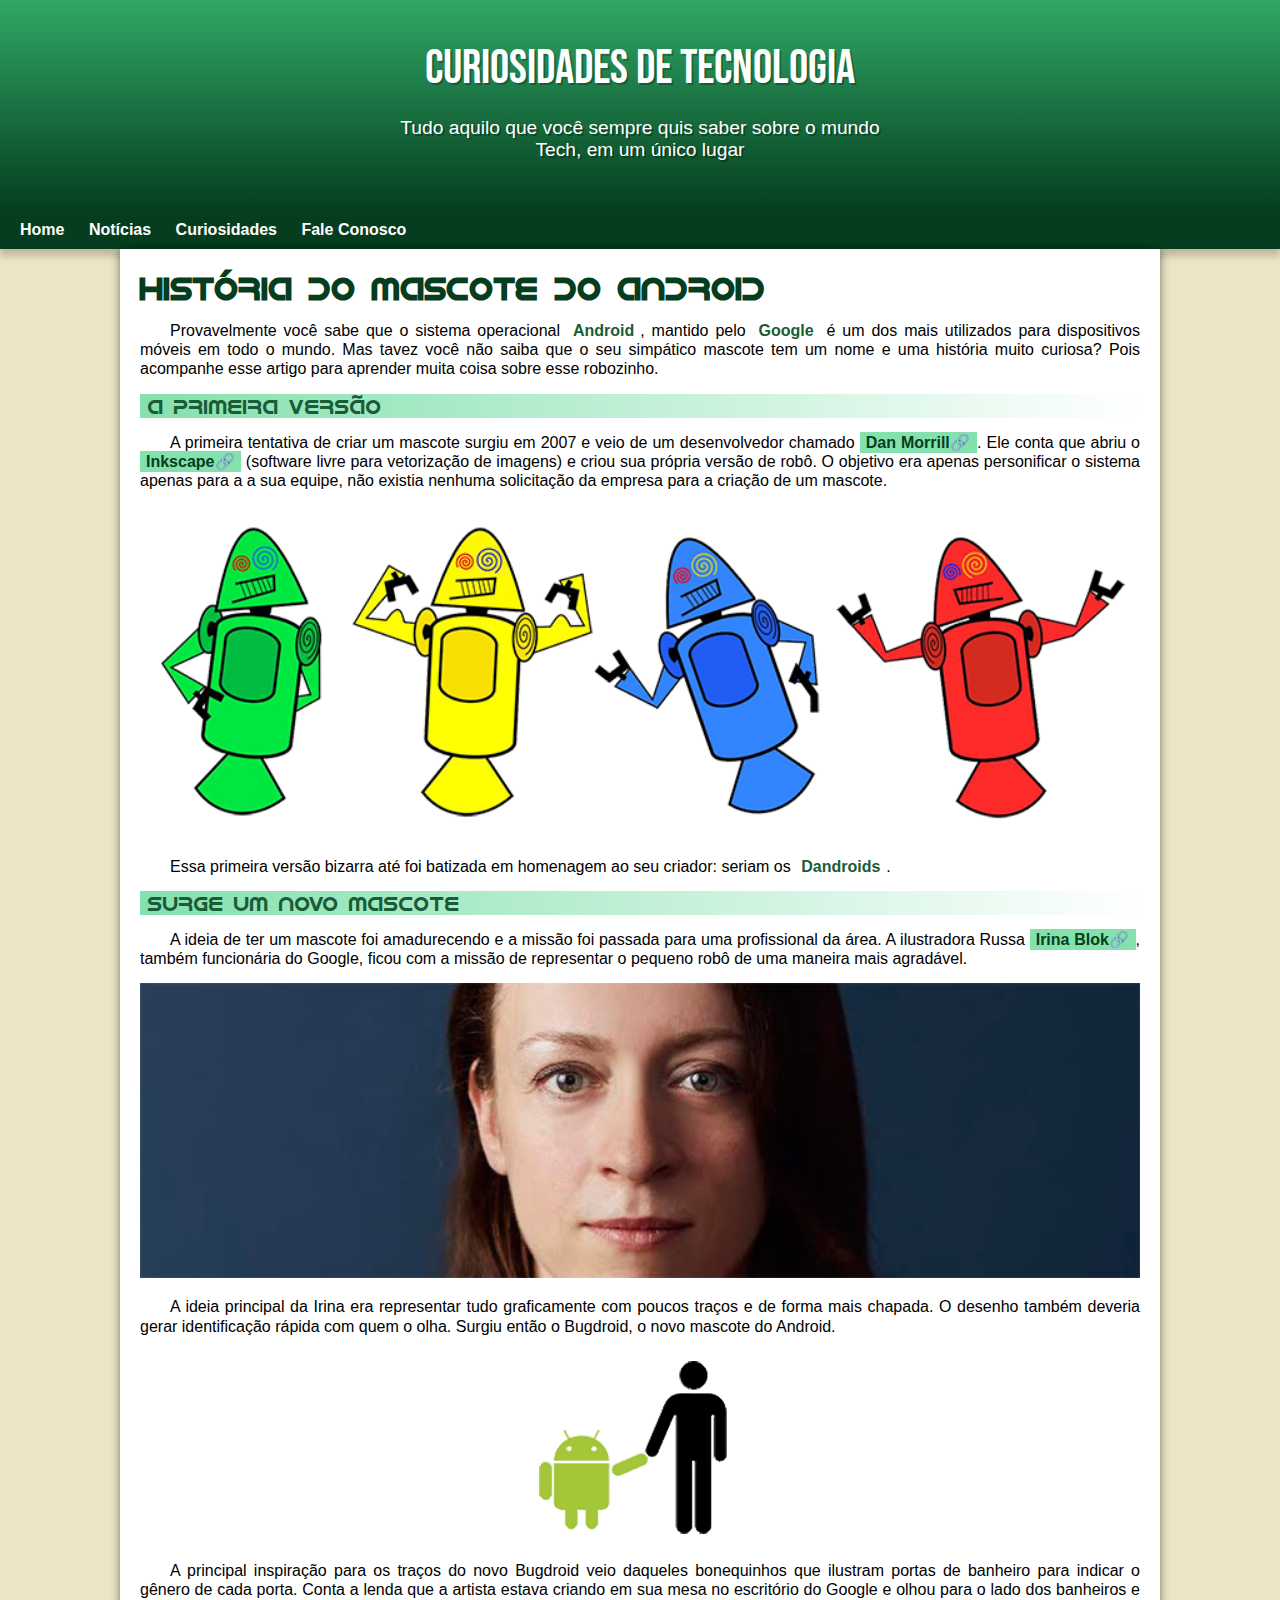
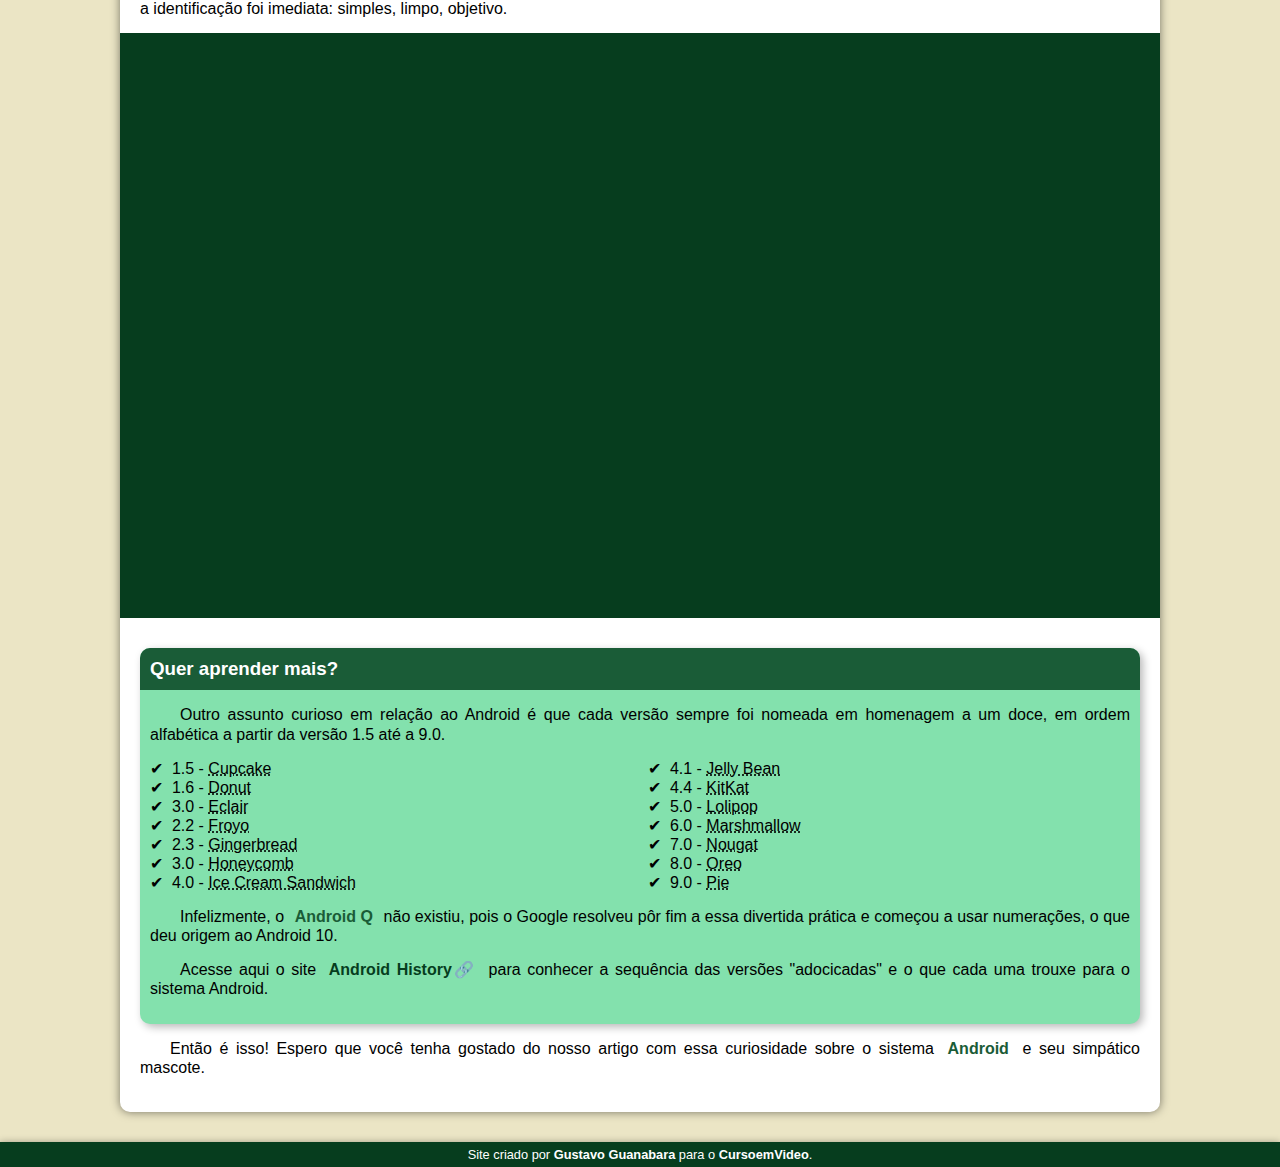
<file: android/index.html>
<!DOCTYPE html>
<html lang="pt-br">

<head>
    <meta charset="UTF-8">
    <meta name="viewport" content="width=device-width, initial-scale=1.0">
    <title>História do Bugdroid</title>
    <link rel="shortcut icon" href="imagens/favicon.ico" type="image/x-icon">
    <link rel="stylesheet" href="css/style.css">
</head>

<body>
    <header>
        <h1>Curiosidades de Tecnologia</h1>
        <p>Tudo aquilo que você sempre quis saber sobre o mundo Tech, em um único lugar</p>
    </header>
    <nav>
        <a href="#">Home</a>
        <a href="#">Notícias</a>
        <a href="#">Curiosidades</a>
        <a href="#">Fale Conosco</a>
    </nav>
    <main>
        <article>
            <h1>História do Mascote do Android</h1>

            <p>
                Provavelmente você sabe que o sistema operacional <strong>Android</strong>, mantido pelo <strong>Google</strong> é um dos mais utilizados para
                dispositivos móveis em todo o mundo. Mas tavez você não saiba que o seu simpático mascote tem um nome e uma
                história muito curiosa? Pois acompanhe esse artigo para aprender muita coisa sobre esse robozinho.
            </p>

            <h2>A primeira versão</h2>

            <p>
                A primeira tentativa de criar um mascote surgiu em 2007 e veio de um desenvolvedor chamado <a href="https://androidcommunity.com/dan-morrill-shows-us-the-android-mascot-that-almost-was-20130103/"  class="externo" target="_blank">Dan Morrill</a>. Ele
                conta que abriu o <a href="https://inkscape.org/" class="externo" target="_blank">Inkscape</a> (software livre para vetorização de imagens) e criou sua própria versão de robô.
                O objetivo era apenas personificar o sistema apenas para a a sua equipe, não existia nenhuma solicitação da
                empresa para a criação de um mascote.
            </p>

            <picture>
                <source media="(max-width: 670px)" srcset="imagens/dan-droids-pq.png">
                <img src="imagens/dan-droids.png" alt="Imagem dos Dandroids">
            </picture>

            <p>Essa primeira versão bizarra até foi batizada em homenagem ao seu criador: seriam os <strong>Dandroids</strong>.</p>

            <h2>Surge um novo mascote</h2>

            <p>
                A ideia de ter um mascote foi amadurecendo e a missão foi passada para uma profissional da área. A
                ilustradora Russa <a href="https://www.irinablok.com/" class="externo" target="_blank">Irina Blok</a>, também funcionária do Google, ficou com a missão de representar o pequeno robô
                de uma maneira mais agradável.
            </p>

            <picture>
                <source media="(max-width: 670px)" srcset="imagens/irina-blok-pq.jpg">
                <img src="imagens/irina-blok.jpg" alt="Irina Blok">
            </picture>

            <p>
                A ideia principal da Irina era representar tudo graficamente com poucos traços e de forma mais chapada. O
                desenho também deveria gerar identificação rápida com quem o olha. Surgiu então o Bugdroid, o novo mascote
                do Android.
            </p>

            <img src="imagens/bugdroid.png" class="pequena" alt="Imagem do Bugdroid">

            <p>
                A principal inspiração para os traços do novo Bugdroid veio daqueles bonequinhos que ilustram portas de
                banheiro para indicar o gênero de cada porta. Conta a lenda que a artista estava criando em sua mesa no
                escritório do Google e olhou para o lado dos banheiros e a identificação foi imediata: simples, limpo,
                objetivo.
            </p>

            <div class="video">
                <iframe width="560" height="315" src="https://www.youtube.com/embed/l2UDgpLz20M?si=U_WhRDJ7LhubnWmF" title="YouTube video player" frameborder="0" allow="accelerometer; autoplay; clipboard-write; encrypted-media; gyroscope; picture-in-picture; web-share" referrerpolicy="strict-origin-when-cross-origin" allowfullscreen></iframe>
            </div>

            <aside>
                <h3>Quer aprender mais?</h3>
                <p>
                    Outro assunto curioso em relação ao Android é que cada versão sempre foi nomeada em homenagem a um doce, em
                    ordem alfabética a partir da versão 1.5 até a 9.0.
                </p>
                <ul>
                    <li>1.5 - <abbr title="Cupcake">Cupcake</abbr></li>
                    <li>1.6 - <abbr title="Rosquinha">Donut</abbr></li>
                    <li>3.0 - <abbr title="bombom de creme">Eclair</abbr></li>
                    <li>2.2 - <abbr title="iogurte congelado">Froyo</abbr></li>
                    <li>2.3 - <abbr title="Biscoito de gengibre">Gingerbread</abbr></li>
                    <li>3.0 - <abbr title="mel de abelha">Honeycomb</abbr></li>
                    <li>4.0 - <abbr title="Sanduíche de sorvete">Ice Cream Sandwich</abbr></li>
                    <li>4.1 - <abbr title="Balinha de gelatina">Jelly Bean</abbr></li>
                    <li>4.4 - <abbr title="KitKat">KitKat</abbr></li>
                    <li>5.0 - <abbr title="Pirulito">Lolipop</abbr></li>
                    <li>6.0 - <abbr title="Marshmallow">Marshmallow</abbr></li>
                    <li>7.0 - <abbr title="nozes caramelizadas">Nougat</abbr></li>
                    <li>8.0 - <abbr title="Oreo">Oreo</abbr></li>
                    <li>9.0 - <abbr title="Torta">Pie</abbr></li>
                </ul>
                <p>
                    Infelizmente, o <strong>Android Q</strong> não existiu, pois o Google resolveu pôr fim a essa divertida prática e começou a
                    usar numerações, o que deu origem ao Android 10.
                </p>
                <p>
                    Acesse aqui o site <a href="https://www.android.com/intl/pt_br/what-is-android/" class="externo" target="_blank">Android History</a> para conhecer a sequência das versões "adocicadas" e o que cada uma
                    trouxe para o sistema Android.
                </p>
            </aside>
            <p>Então é isso! Espero que você tenha gostado do nosso artigo com essa curiosidade sobre o sistema <strong>Android</strong> e seu simpático mascote.</p>
        </article>
    </main>
    <footer>
        <p>Site criado por <a href="https://gustavoguanabara.github.io/" target="_blank">Gustavo Guanabara</a> para o <a href="https://www.youtube.com/cursoemvideo" target="_blank">CursoemVideo</a>.</p>
    </footer>
</body>

</html>
</file>
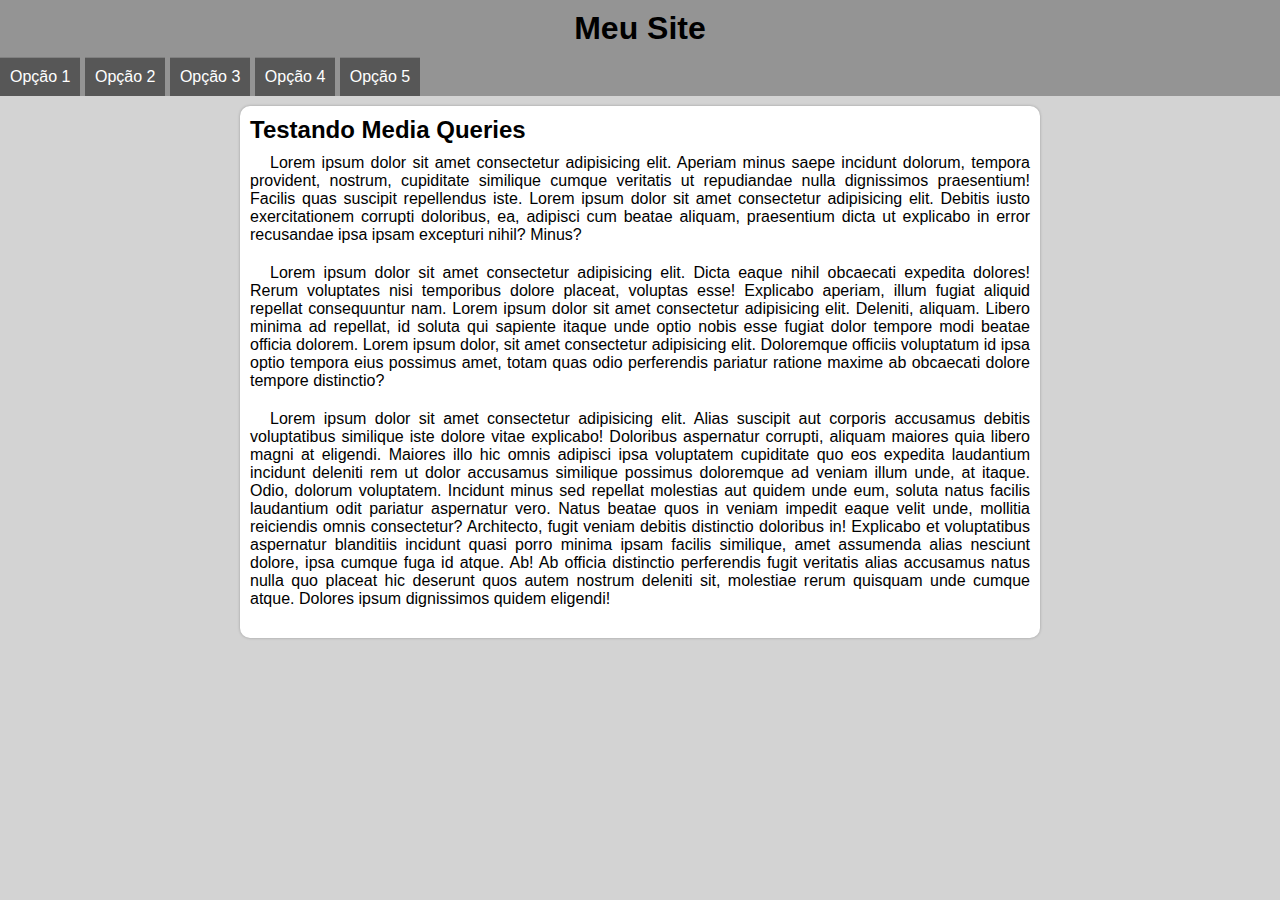
<file: media-query/index.html>
<!DOCTYPE html>
<html lang="pt-br">

<head>
    <meta charset="UTF-8">
    <meta name="viewport" content="width=device-width, initial-scale=1.0">
    <title>Media Query</title>
    <link rel="stylesheet" href="estilos/style.css">
    <link rel="stylesheet" href="https://fonts.googleapis.com/css2?family=Material+Symbols+Outlined:opsz,wght,FILL,GRAD@24,400,0,0&icon_names=menu" />
    <link rel="stylesheet" href="estilos/media-queries.css">
</head>

<body onresize="mudouTamanho()">
    <header>
        <h1>Meu Site</h1>
        <span class="material-symbols-outlined" id="menu" onclick="clickMenu()">
            menu
        </span>
        <menu id="itens">
            <ul>
                <li><a href="#">Opção 1</a></li>
                <li><a href="#">Opção 2</a></li>
                <li><a href="#">Opção 3</a></li>
                <li><a href="#">Opção 4</a></li>
                <li><a href="#">Opção 5</a></li>
            </ul>
        </menu>
    </header>
    <main>
        <article>
            <h2>Testando Media Queries</h2>

            <p>
                Lorem ipsum dolor sit amet consectetur adipisicing elit. Aperiam minus saepe incidunt dolorum, tempora
                provident, nostrum, cupiditate similique cumque veritatis ut repudiandae nulla dignissimos praesentium!
                Facilis quas suscipit repellendus iste. Lorem ipsum dolor sit amet consectetur adipisicing elit. Debitis
                iusto exercitationem corrupti doloribus, ea, adipisci cum beatae aliquam, praesentium dicta ut explicabo
                in error recusandae ipsa ipsam excepturi nihil? Minus?
            </p>

            <p>
                Lorem ipsum dolor sit amet consectetur adipisicing elit. Dicta eaque nihil obcaecati expedita dolores!
                Rerum voluptates nisi temporibus dolore placeat, voluptas esse! Explicabo aperiam, illum fugiat aliquid
                repellat consequuntur nam. Lorem ipsum dolor sit amet consectetur adipisicing elit. Deleniti, aliquam.
                Libero minima ad repellat, id soluta qui sapiente itaque unde optio nobis esse fugiat dolor tempore modi
                beatae officia dolorem. Lorem ipsum dolor, sit amet consectetur adipisicing elit. Doloremque officiis
                voluptatum id ipsa optio tempora eius possimus amet, totam quas odio perferendis pariatur ratione maxime
                ab obcaecati dolore tempore distinctio?
            </p>

            <p>
                Lorem ipsum dolor sit amet consectetur adipisicing elit. Alias suscipit aut corporis accusamus debitis
                voluptatibus similique iste dolore vitae explicabo! Doloribus aspernatur corrupti, aliquam maiores quia
                libero magni at eligendi.
                Maiores illo hic omnis adipisci ipsa voluptatem cupiditate quo eos expedita laudantium incidunt deleniti
                rem ut dolor accusamus similique possimus doloremque ad veniam illum unde, at itaque. Odio, dolorum
                voluptatem.
                Incidunt minus sed repellat molestias aut quidem unde eum, soluta natus facilis laudantium odit pariatur
                aspernatur vero. Natus beatae quos in veniam impedit eaque velit unde, mollitia reiciendis omnis
                consectetur?
                Architecto, fugit veniam debitis distinctio doloribus in! Explicabo et voluptatibus aspernatur
                blanditiis incidunt quasi porro minima ipsam facilis similique, amet assumenda alias nesciunt dolore,
                ipsa cumque fuga id atque. Ab!
                Ab officia distinctio perferendis fugit veritatis alias accusamus natus nulla quo placeat hic deserunt
                quos autem nostrum deleniti sit, molestiae rerum quisquam unde cumque atque. Dolores ipsum dignissimos
                quidem eligendi!
            </p>
        </article>
    </main>

    <script>
        function clickMenu() {
            if (itens.style.display == 'block'){
            itens.style.display = 'none'
            } else {
            itens.style.display = 'block'
            }
        }

        function mudouTamanho() {
            if (window.innerWidth >= 768) {
                itens.style.display = 'block'
            } else {
                itens.style.display = 'none'
            }
        }
    </script>
</body>

</html>
</file>
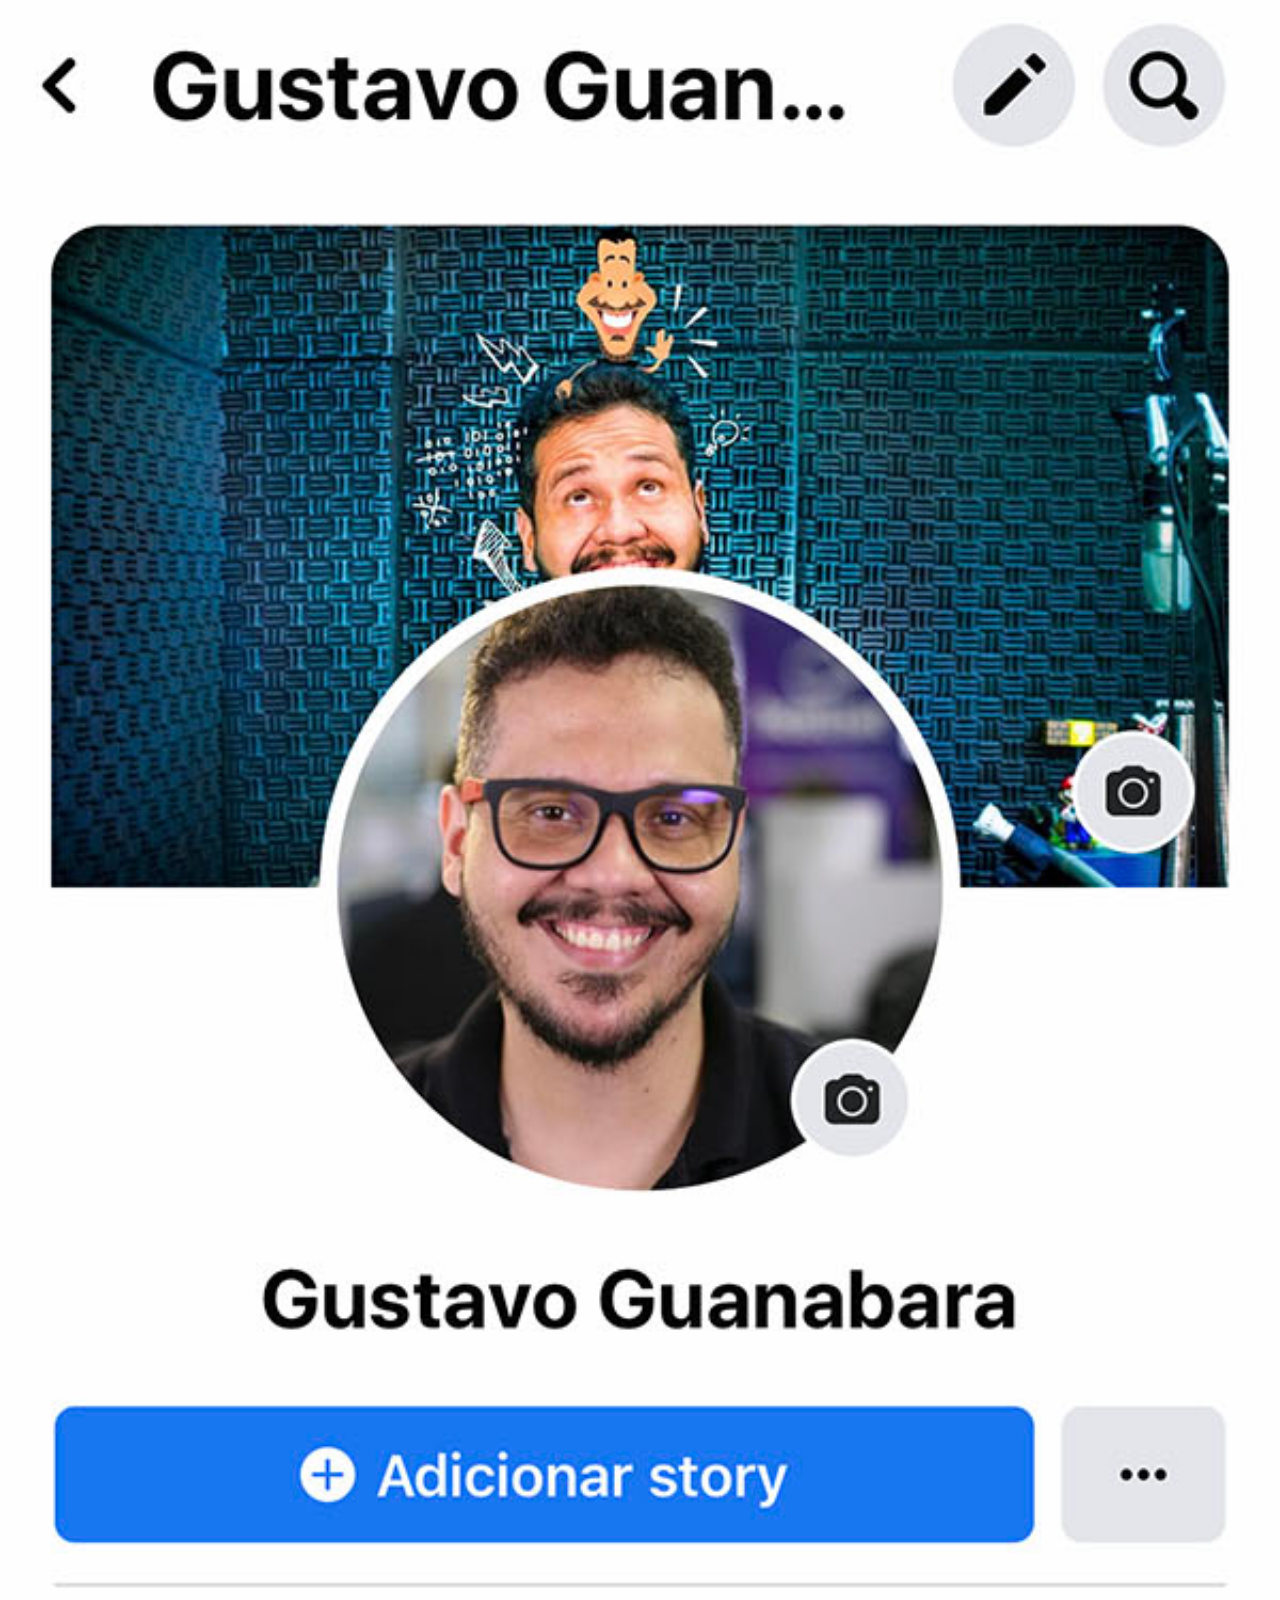
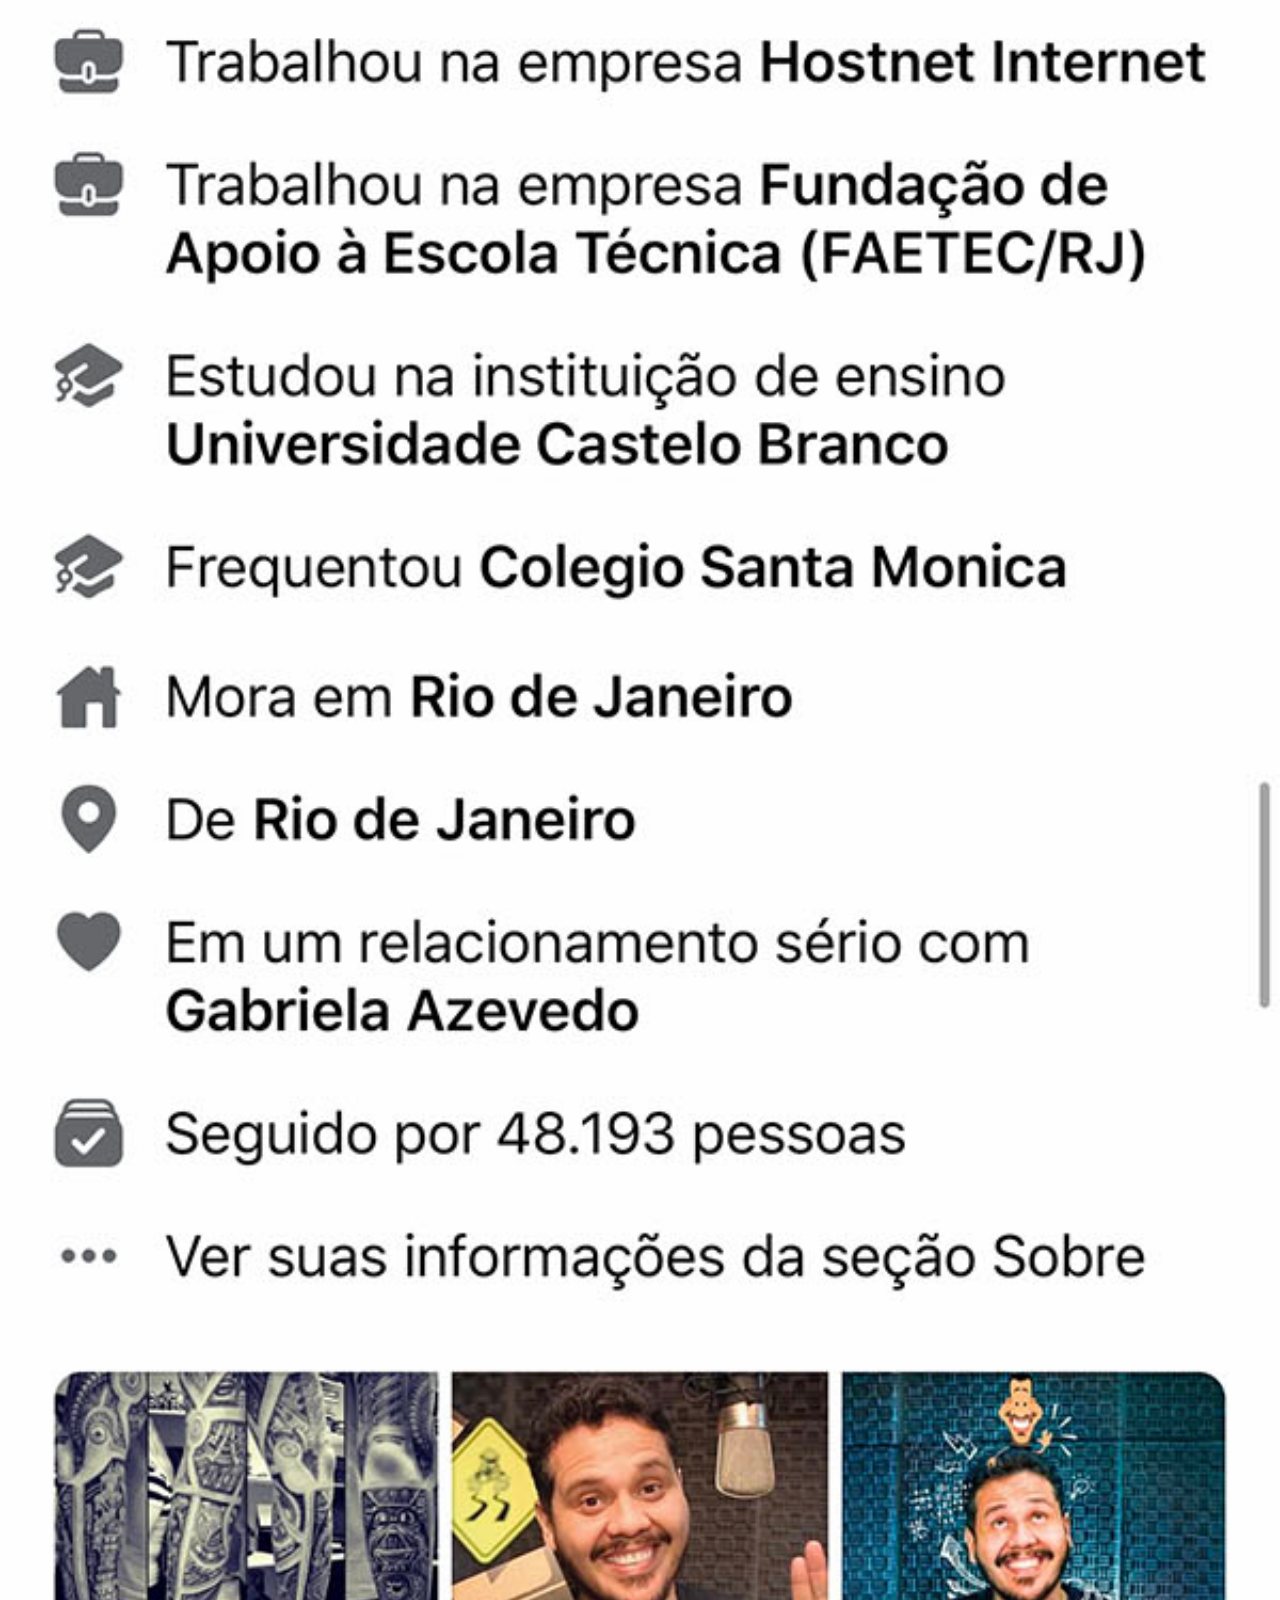
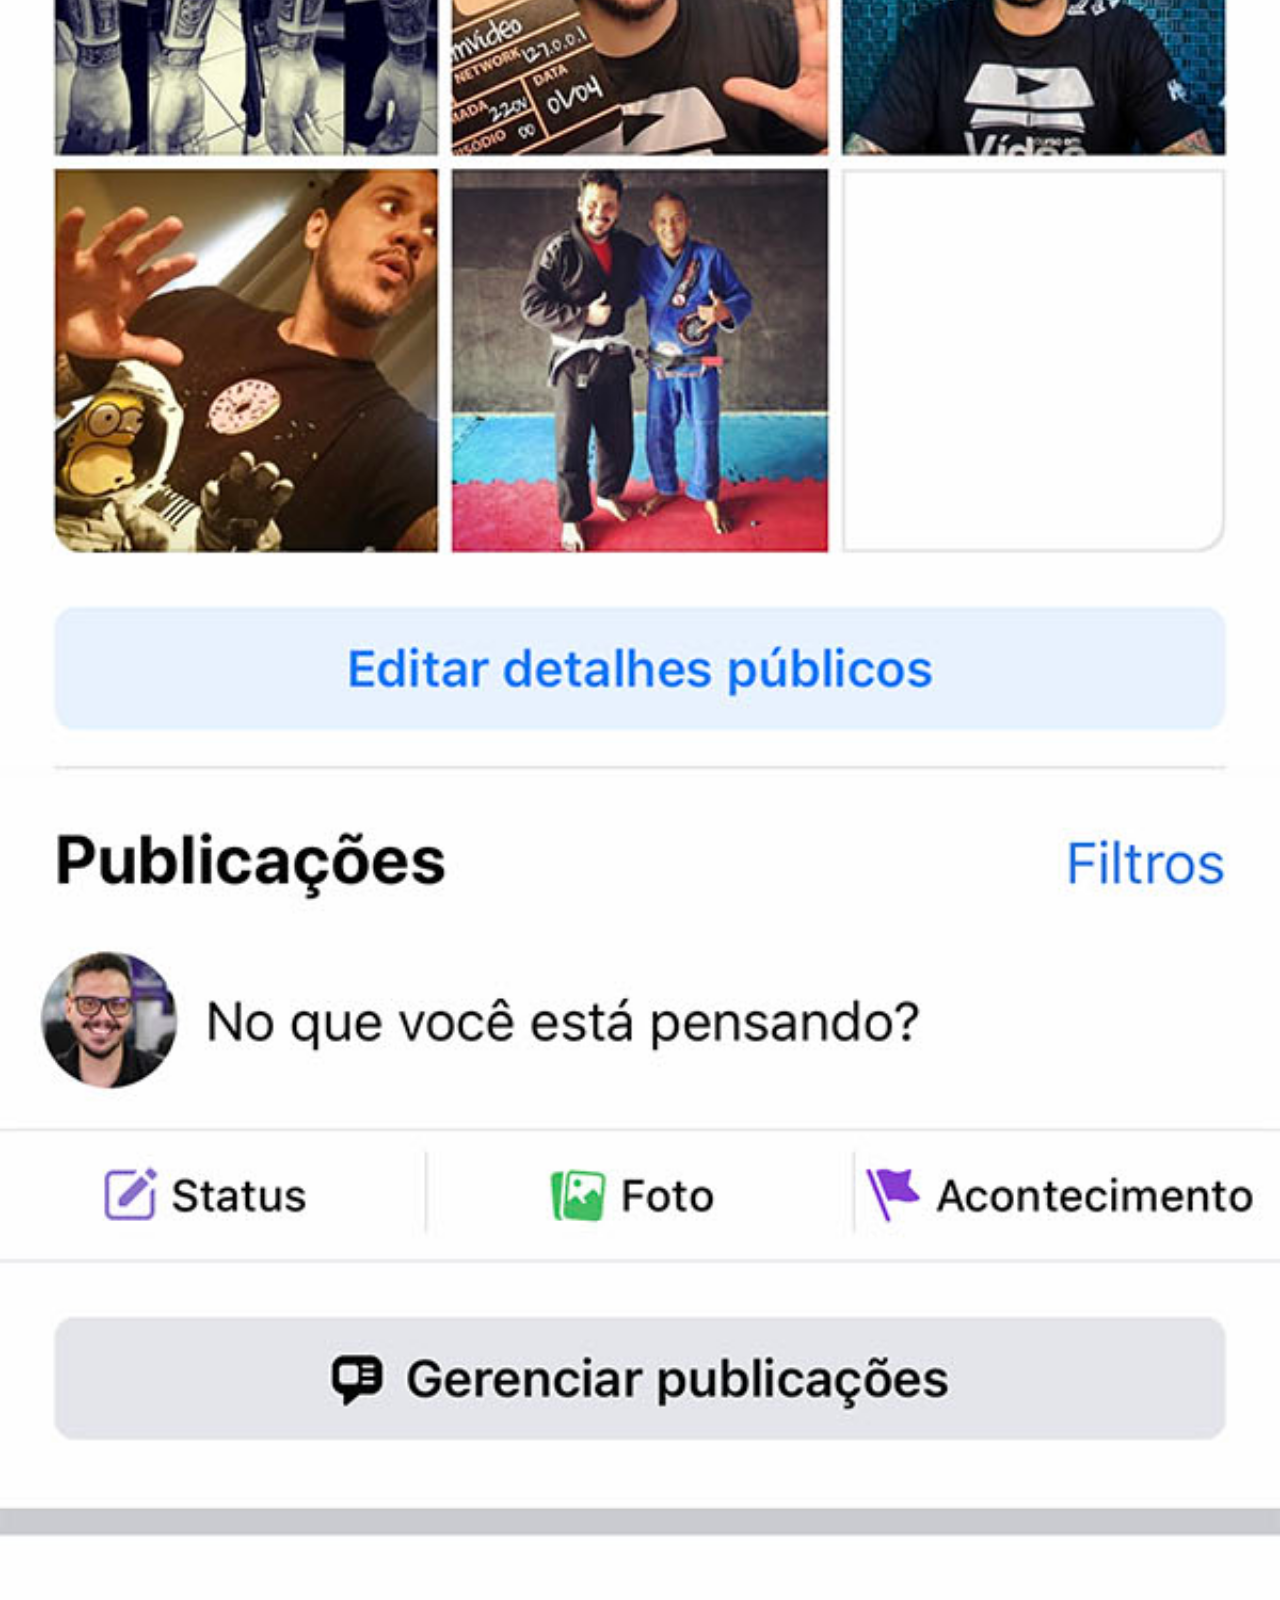
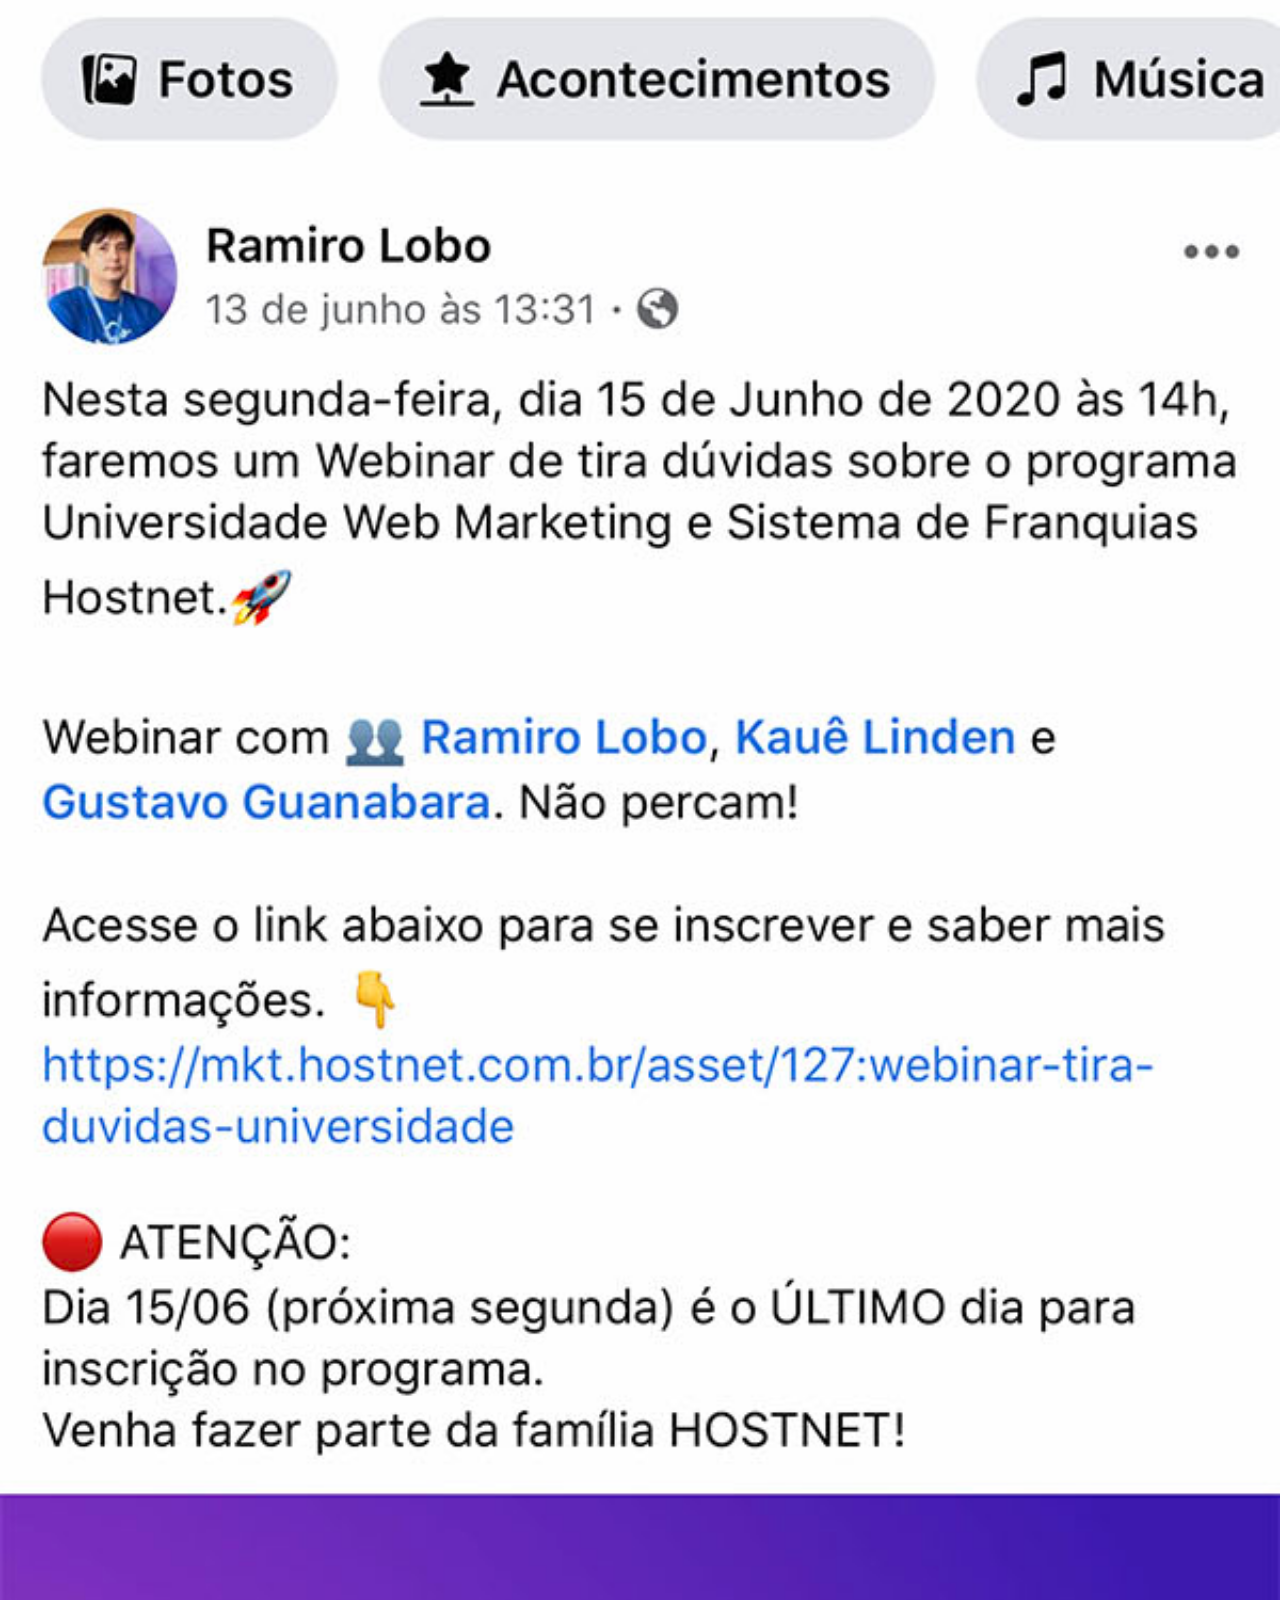
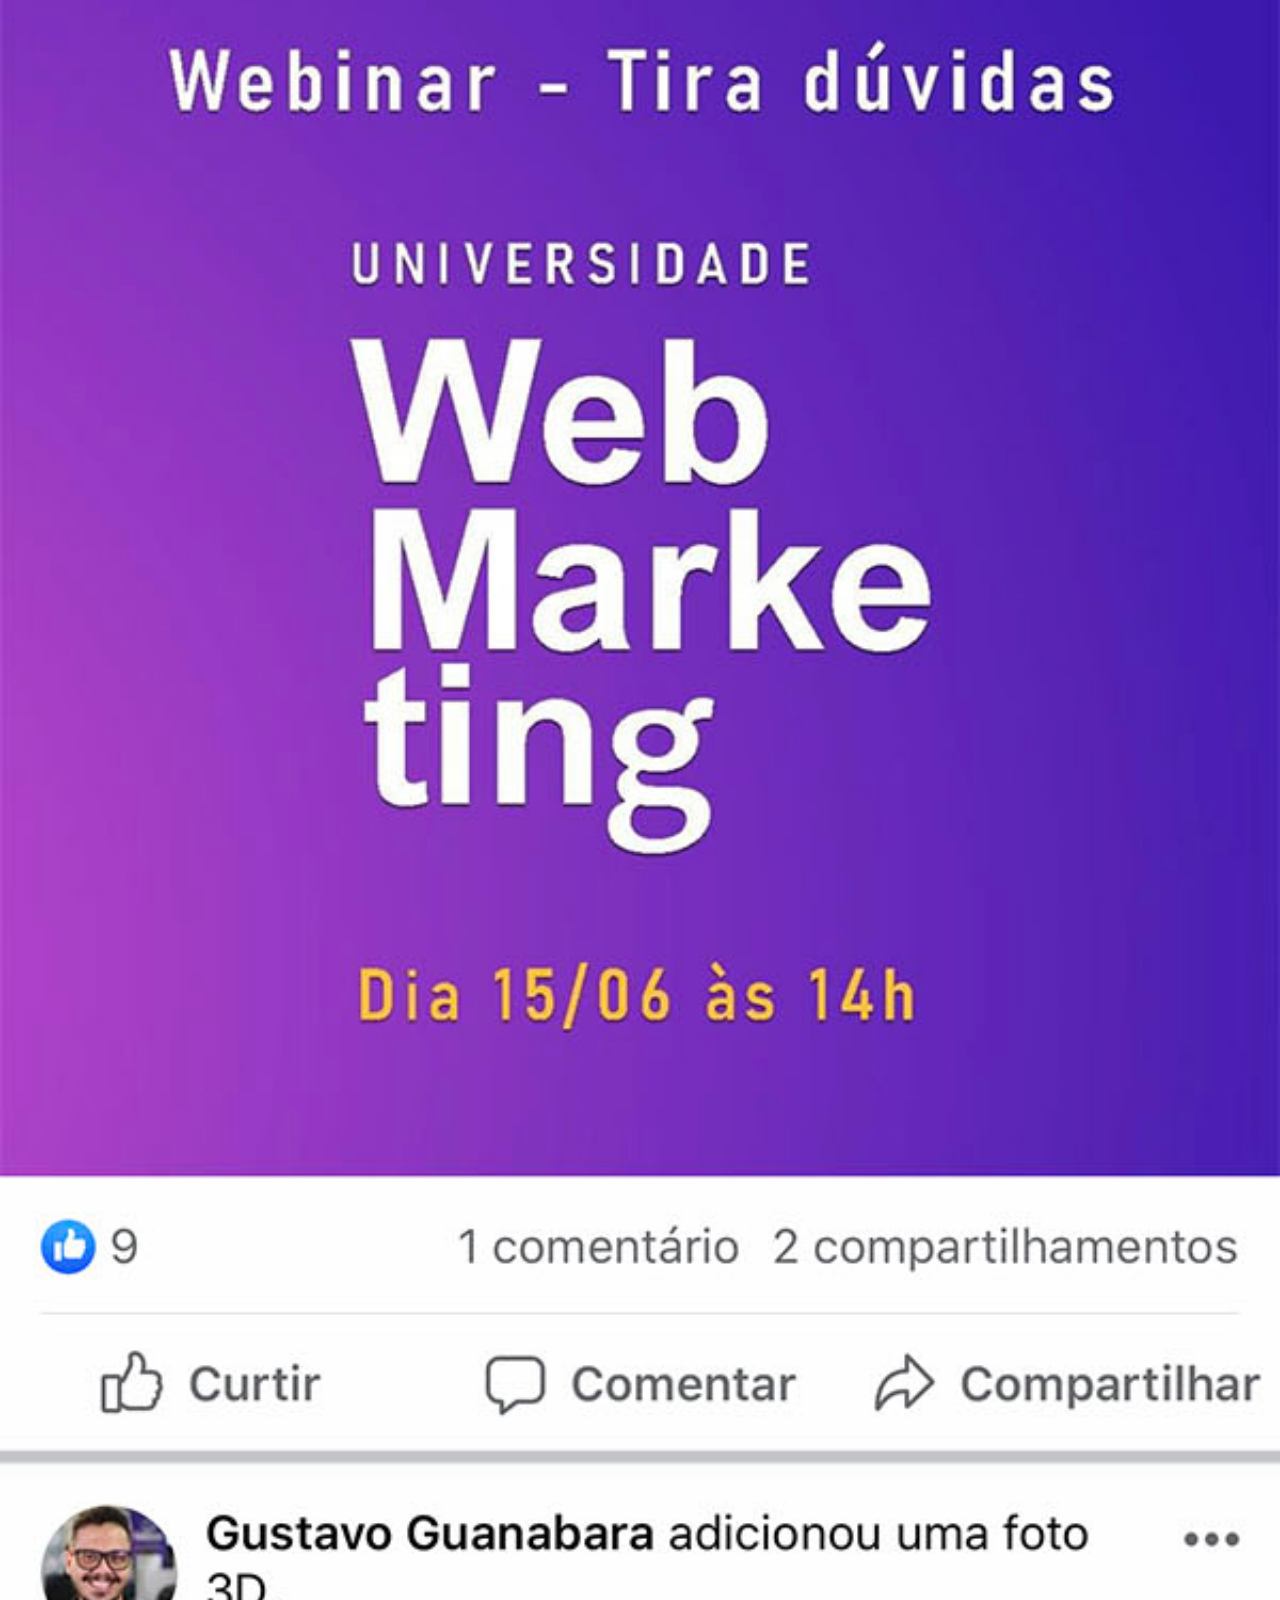
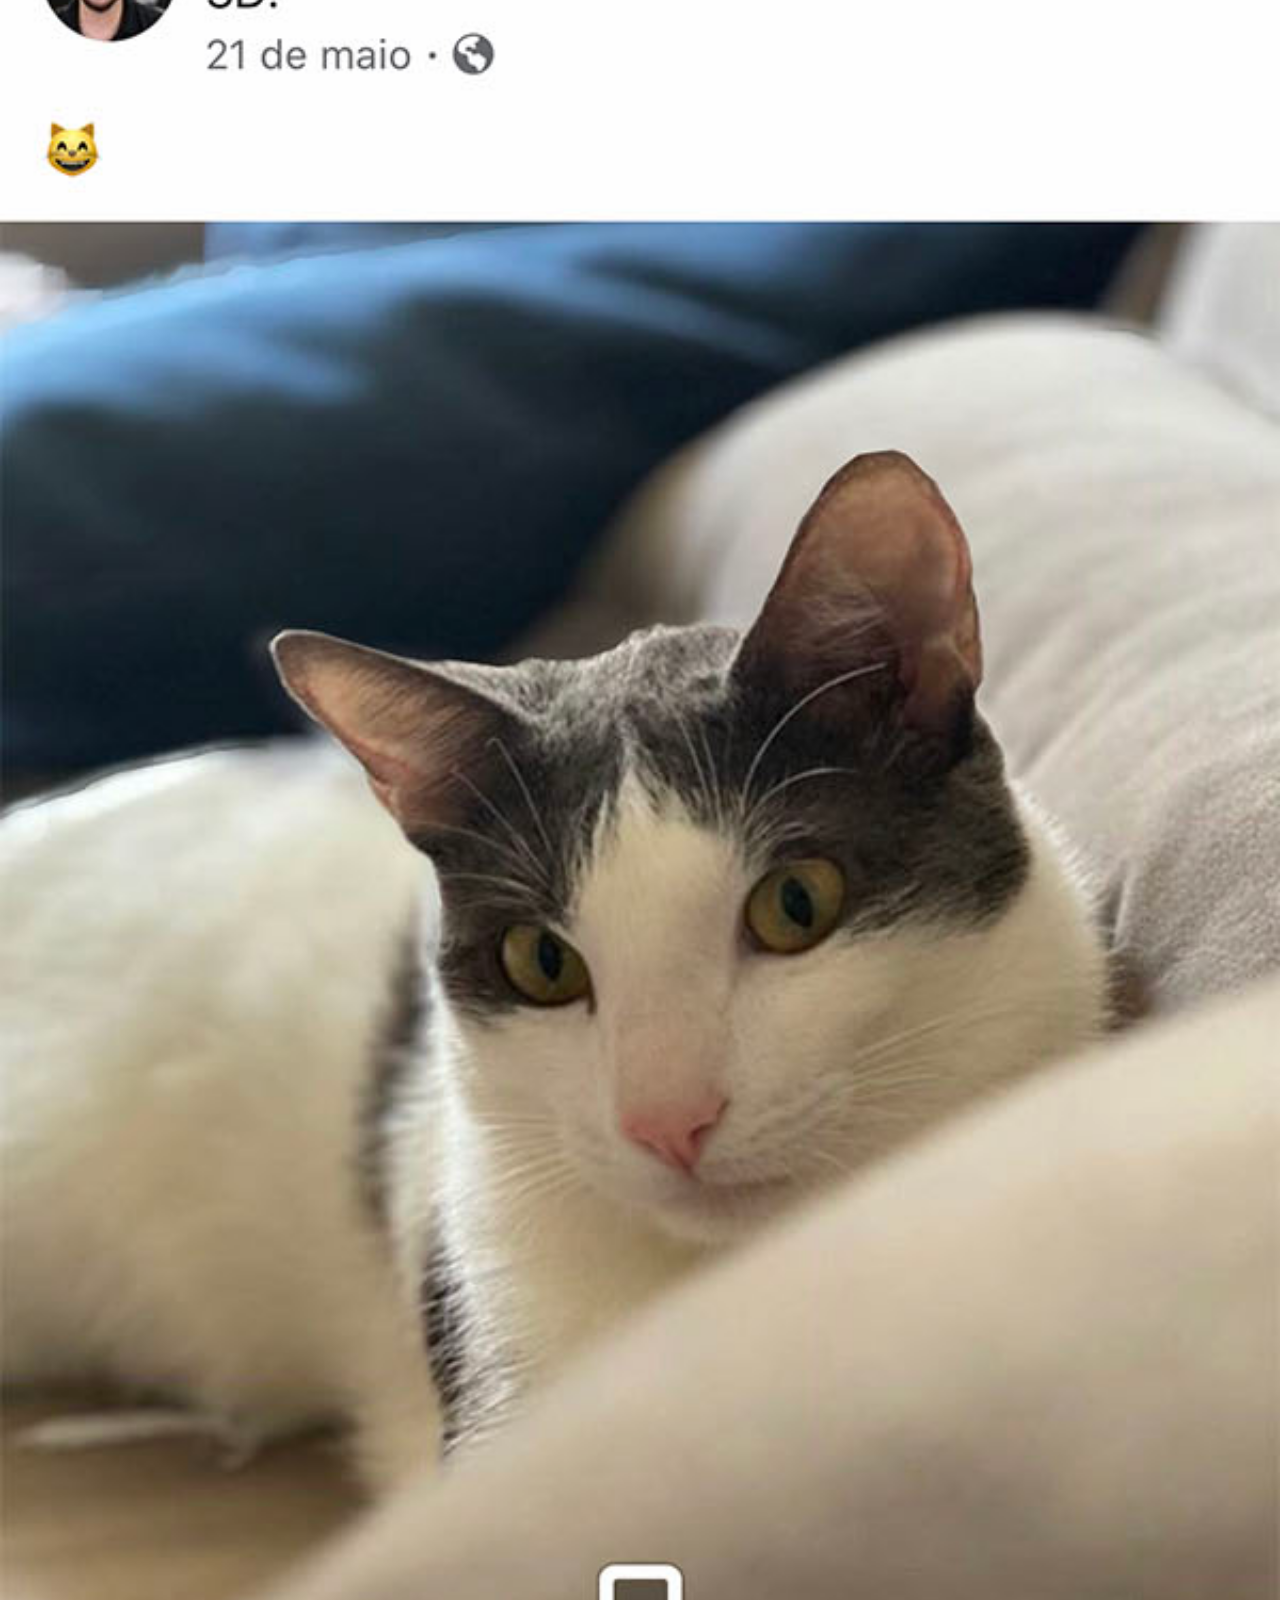
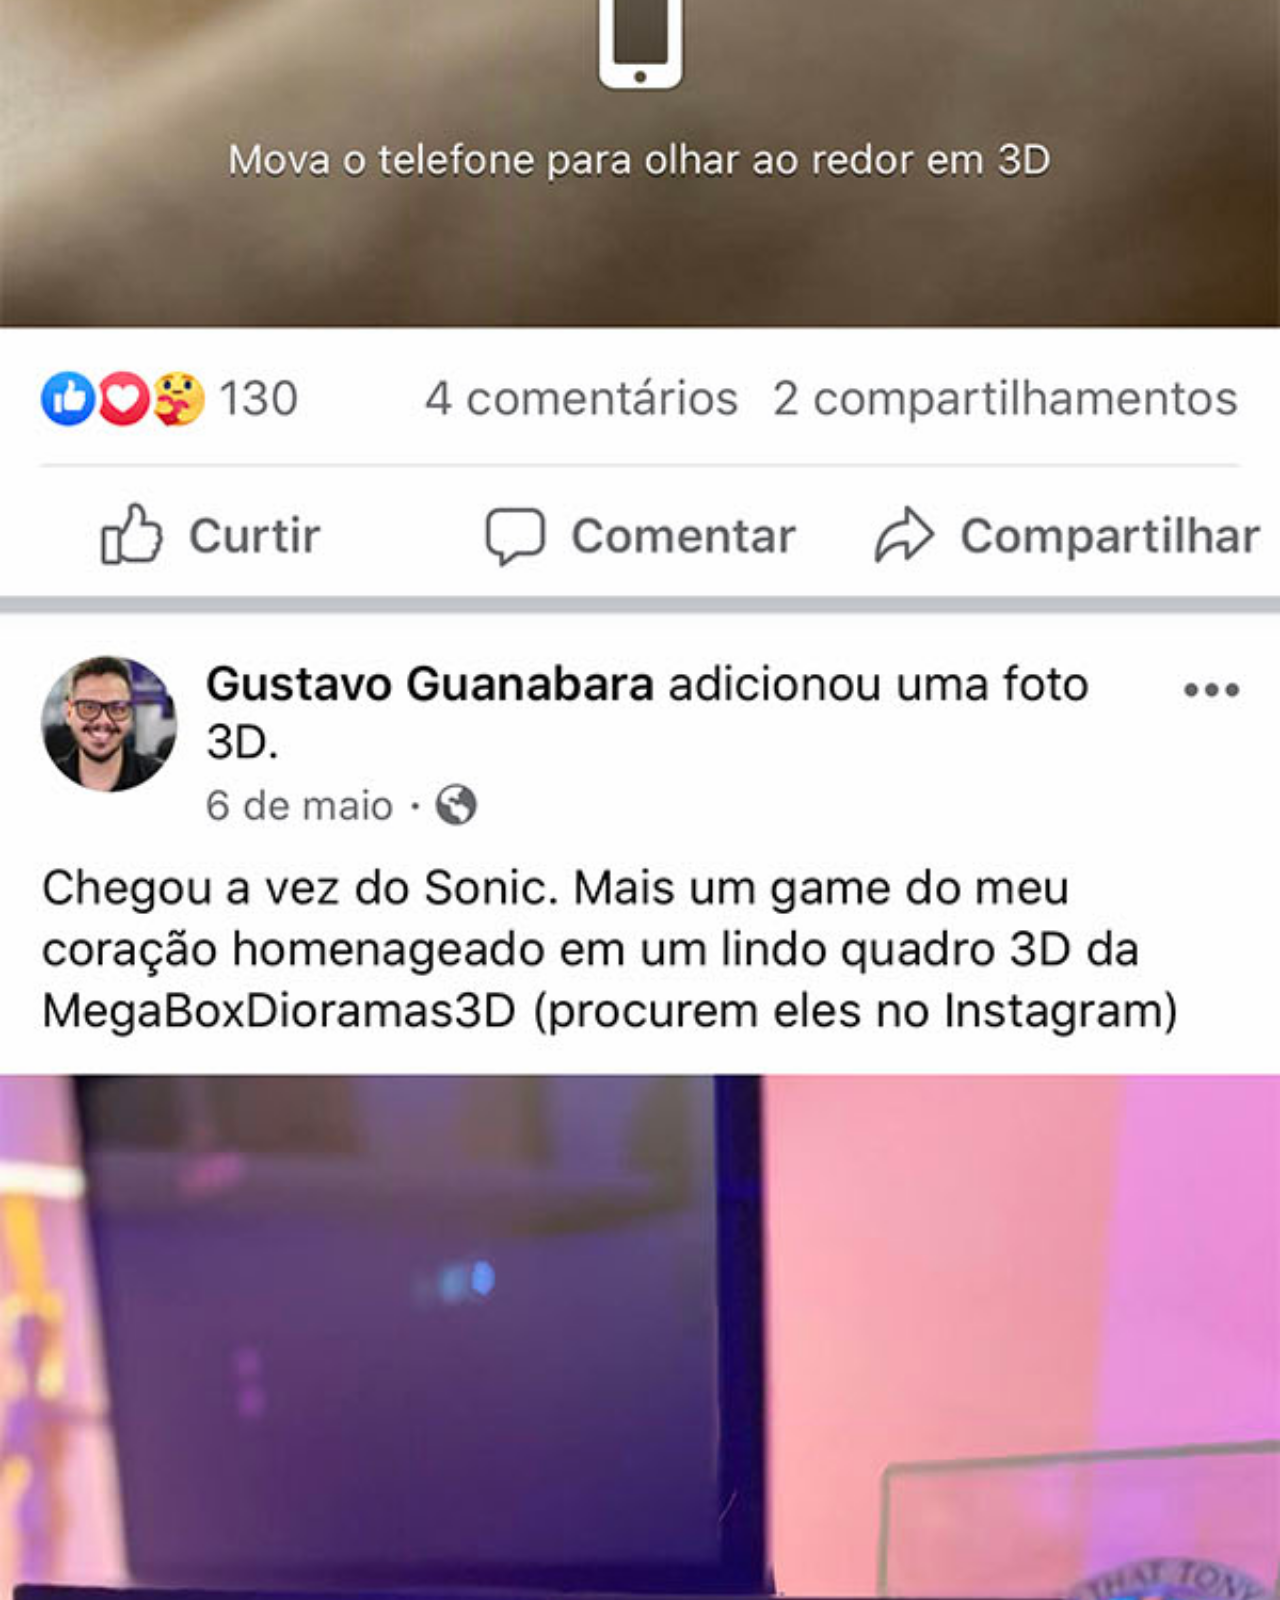
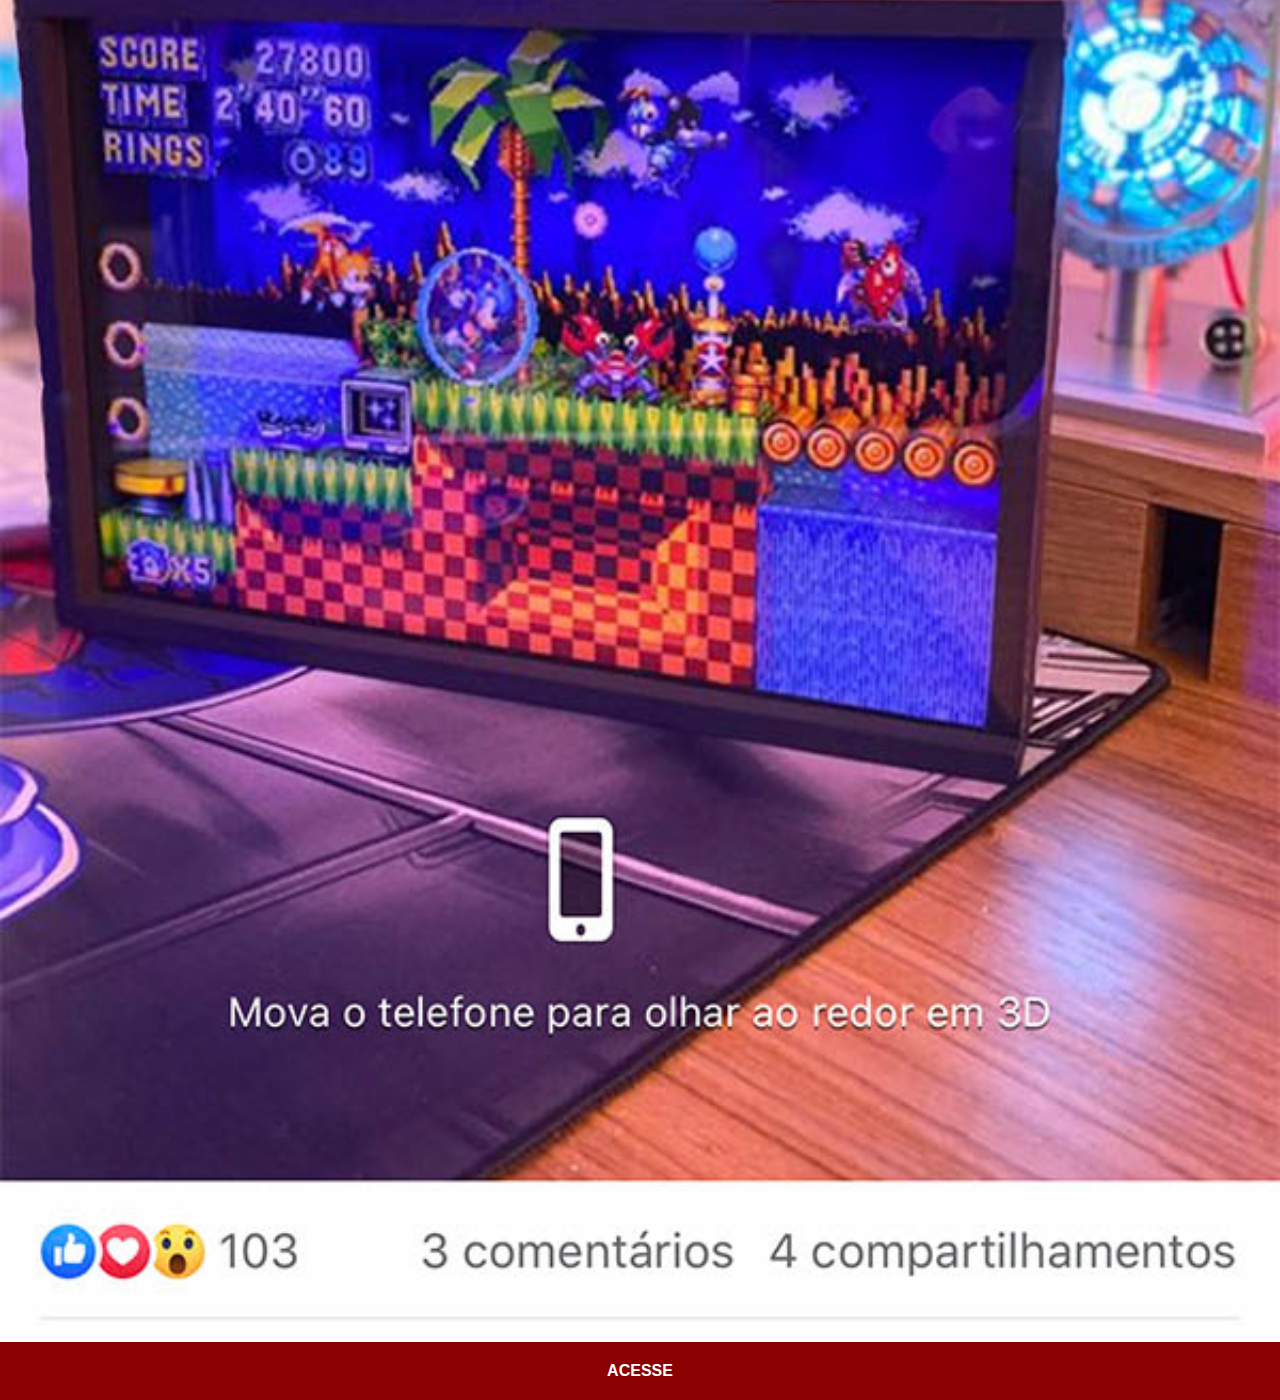
<file: projeto-social/facebook.html>
<!DOCTYPE html>
<html lang="pt-br">
<head>
    <meta charset="UTF-8">
    <meta name="viewport" content="width=device-width, initial-scale=1.0">
    <title>Facebook</title>
    <link rel="stylesheet" href="css/social.css">
</head>
<body>
    <img src="imagens/tela-facebook.jpg" alt="tela-faecbook">
    <a href="#">ACESSE</a>
</body>
</html>
</file>
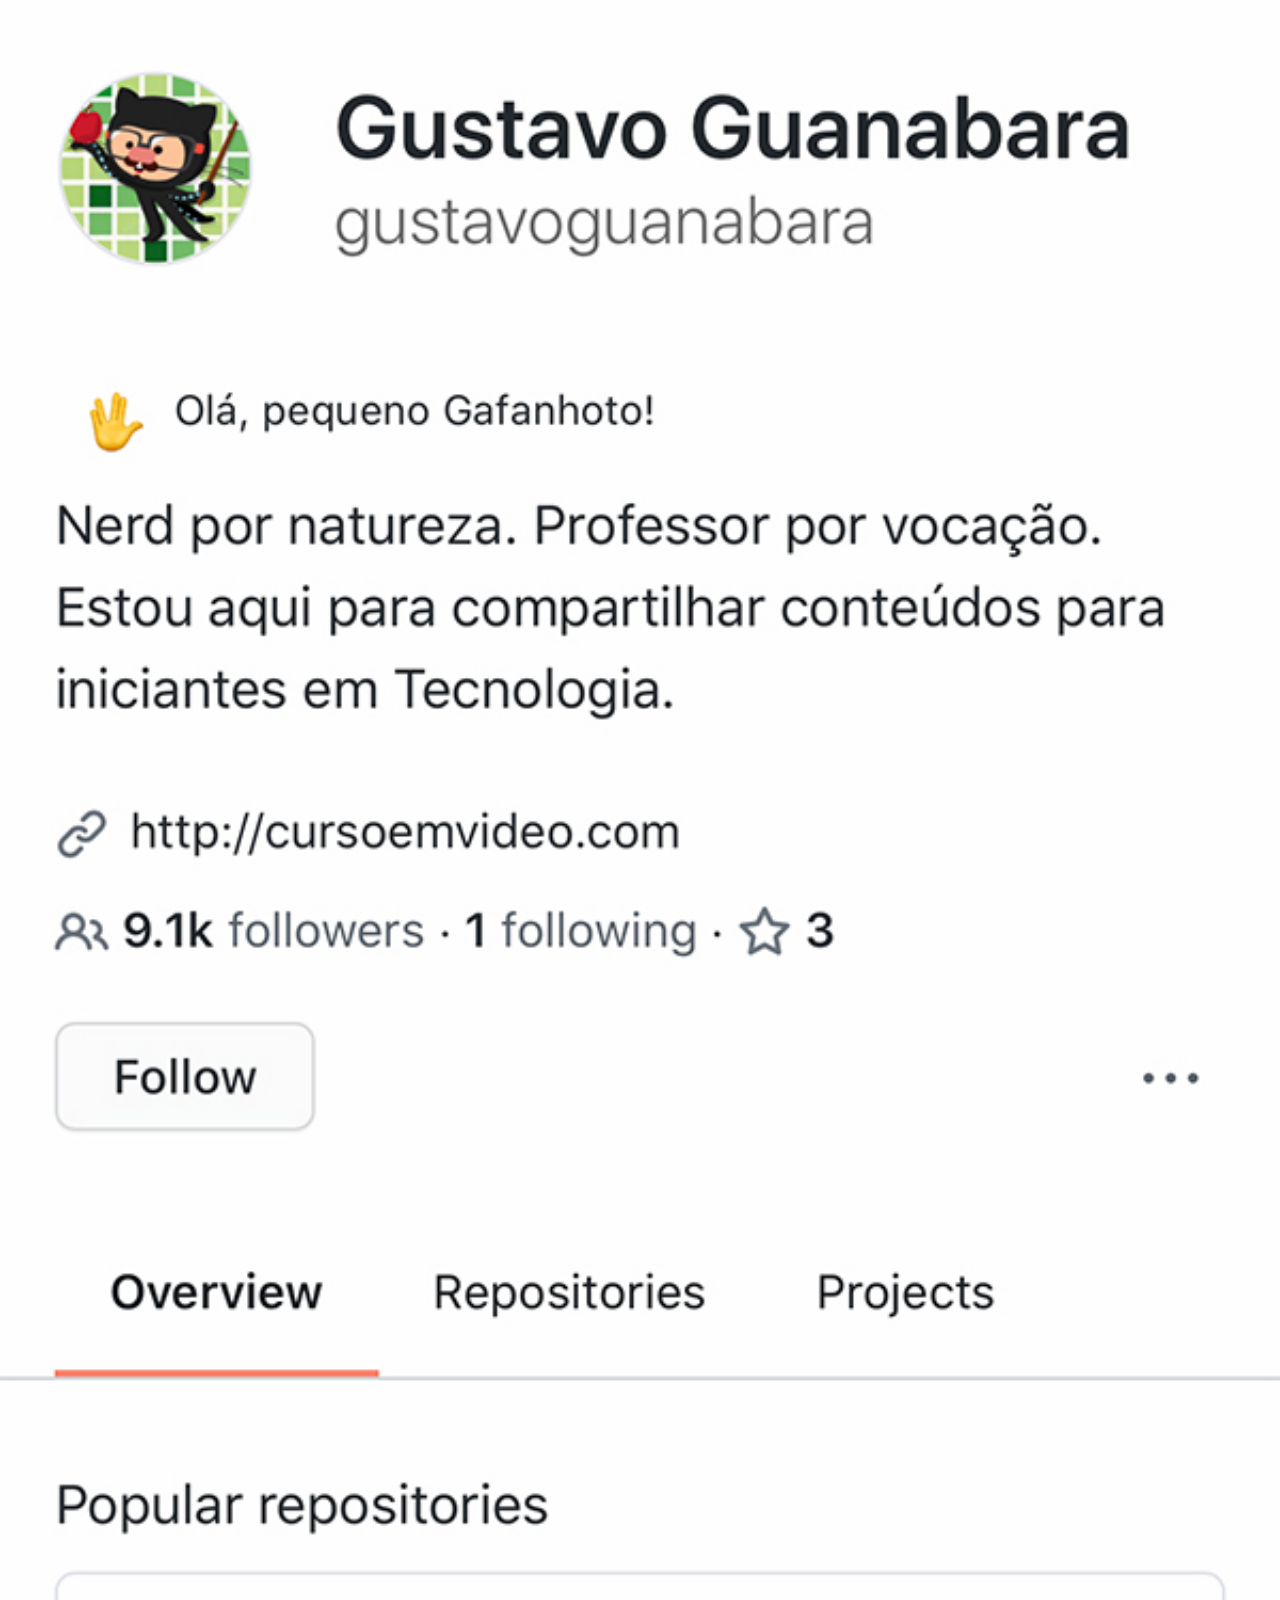
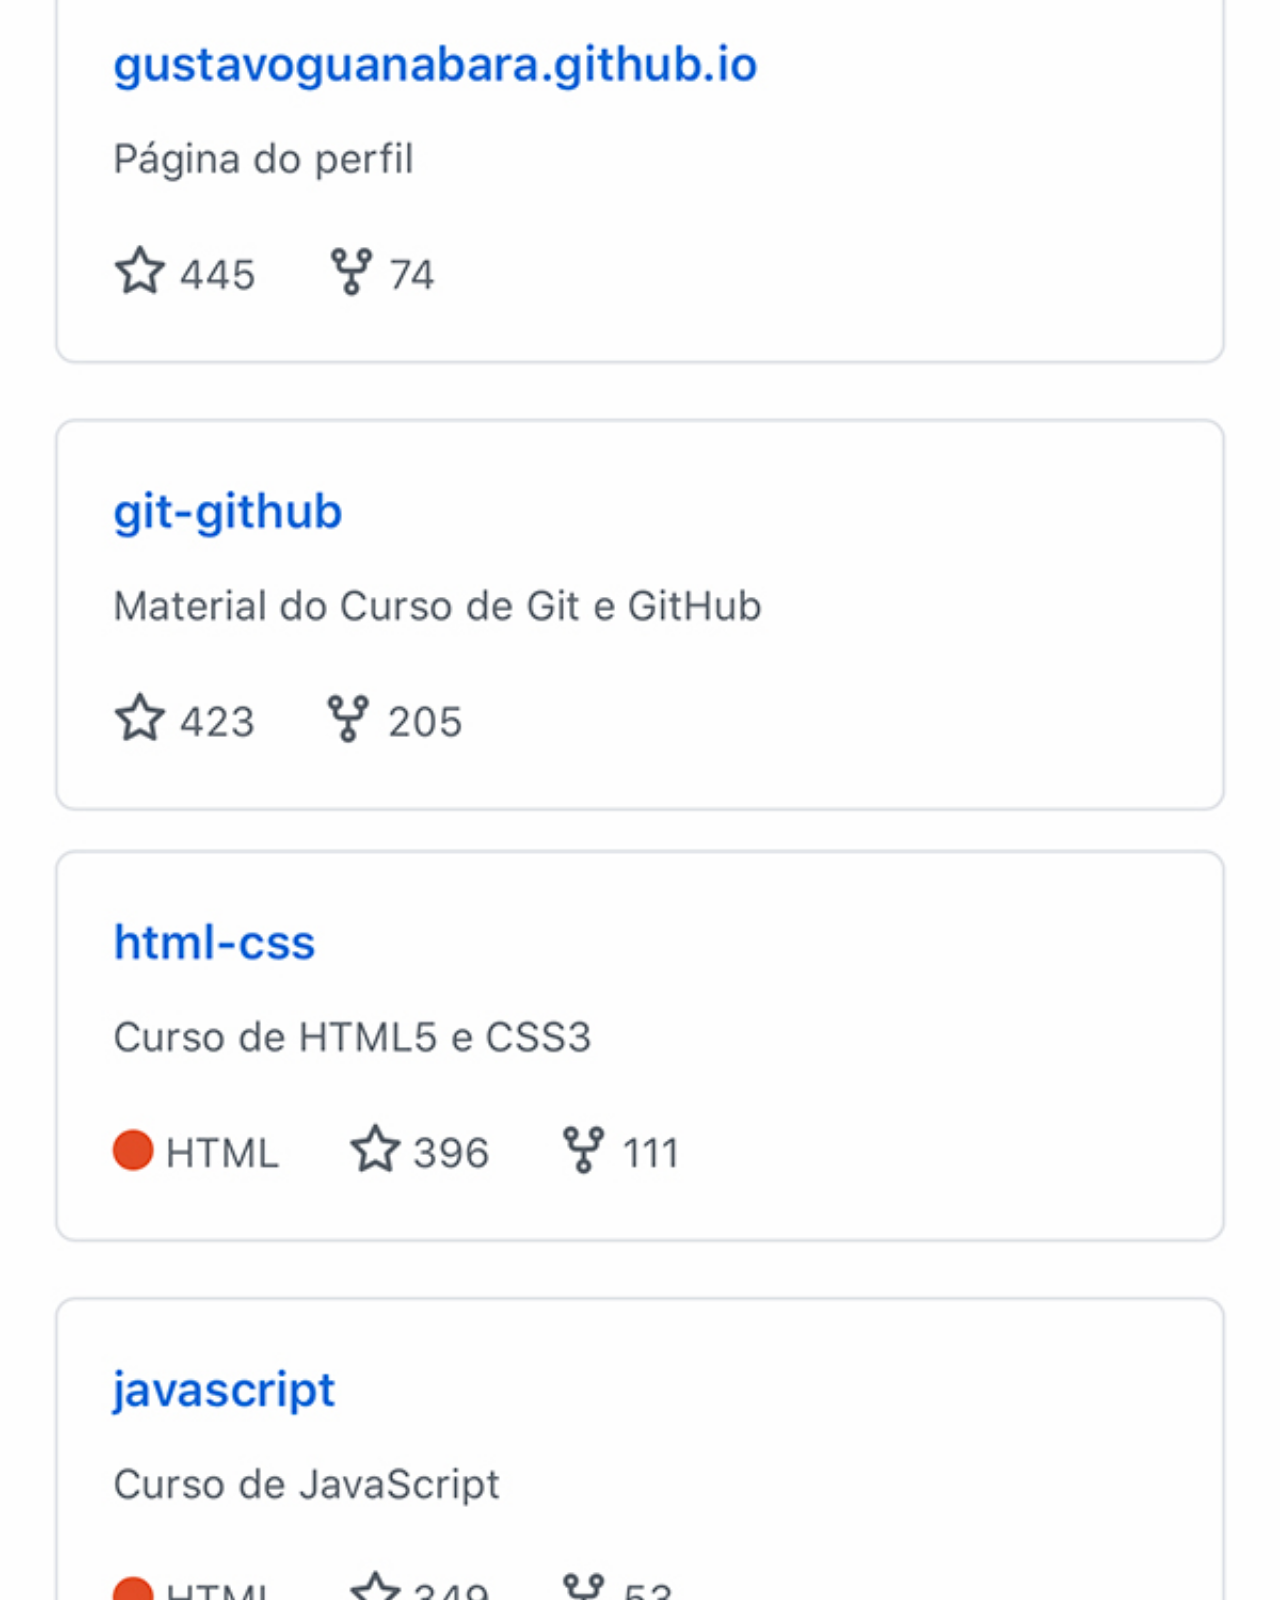
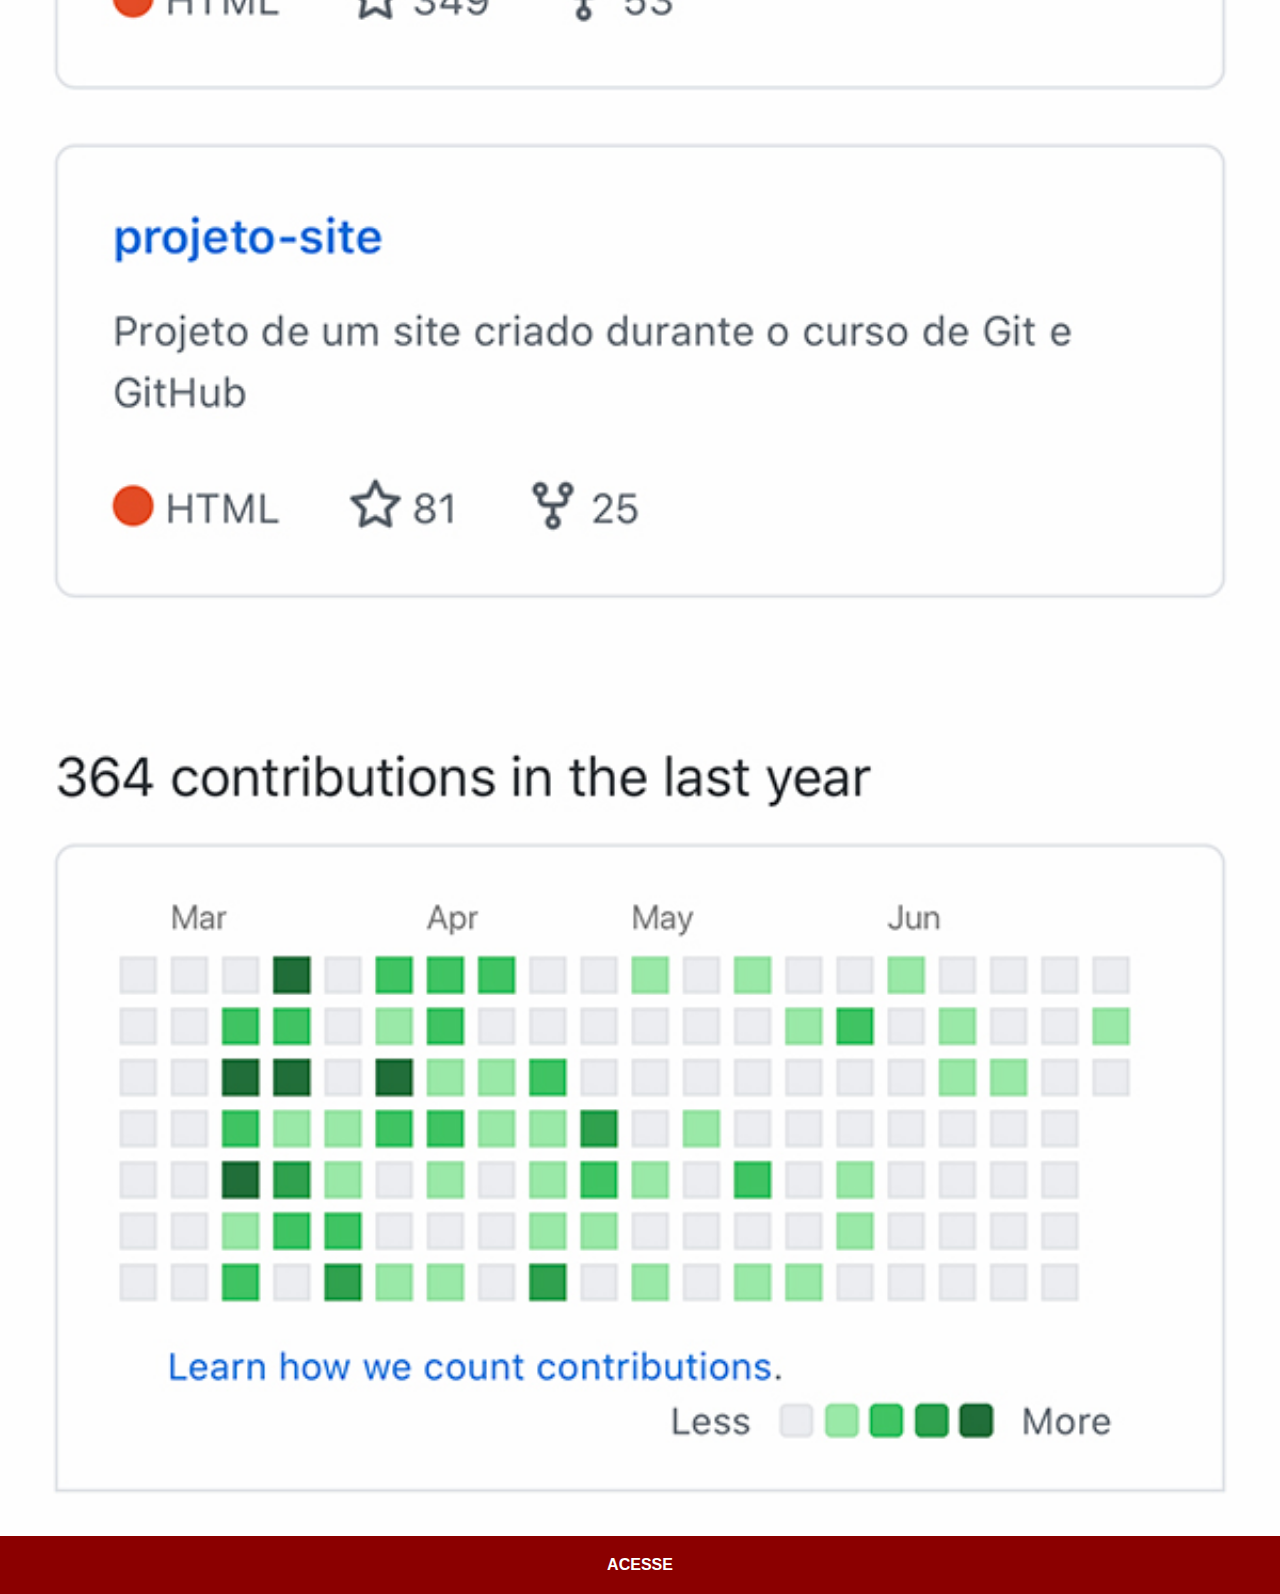
<file: projeto-social/github.html>
<!DOCTYPE html>
<html lang="pt-br">
<head>
    <meta charset="UTF-8">
    <meta name="viewport" content="width=device-width, initial-scale=1.0">
    <title>Github</title>
    <link rel="stylesheet" href="css/social.css">
</head>
<body>
    <img src="imagens/tela-github.jpg" alt="tela-github">
    <a href="#" target="_blank">ACESSE</a>
</body>
</html>
</file>
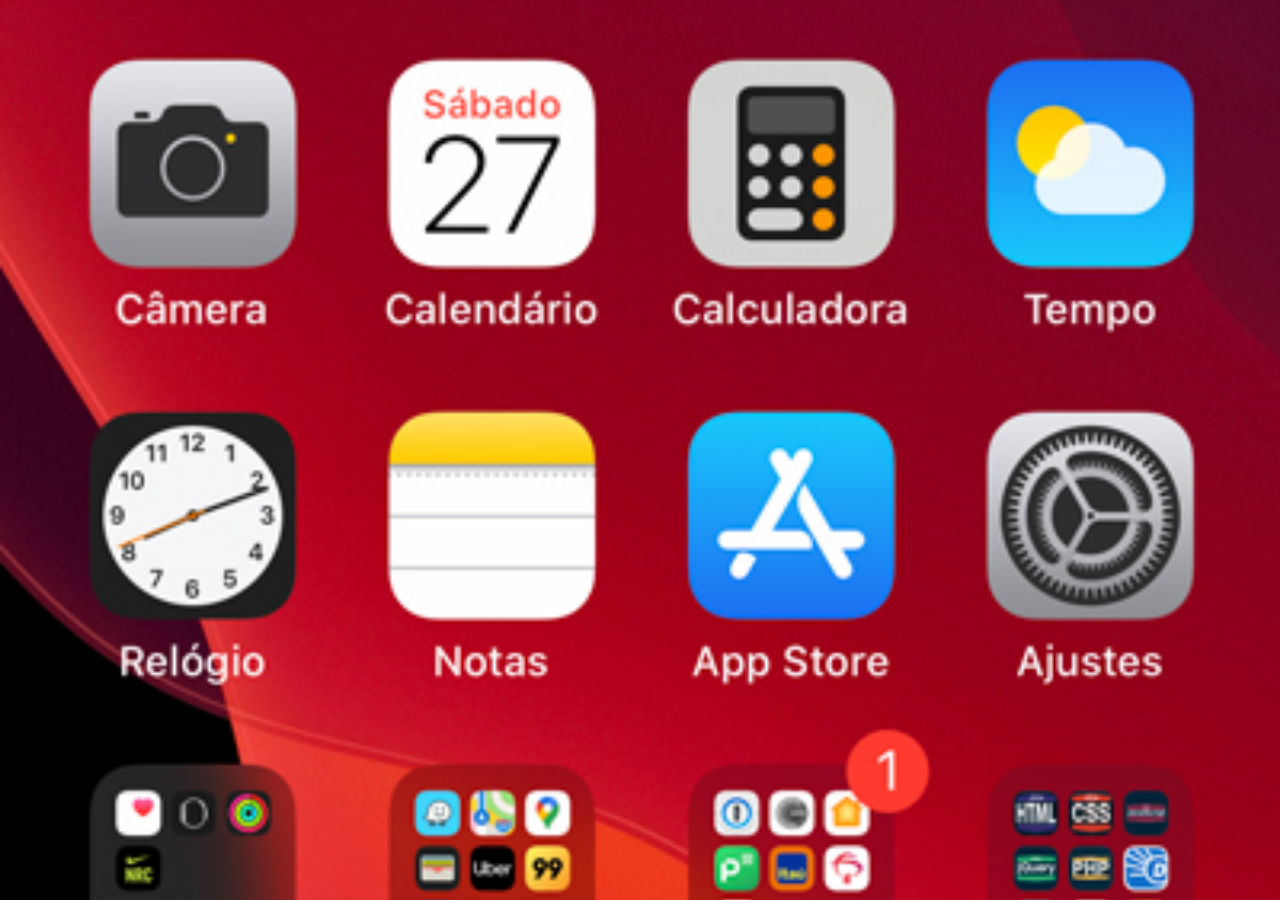
<file: projeto-social/home.html>
<!DOCTYPE html>
<html lang="pt-br">
<head>
    <meta charset="UTF-8">
    <meta name="viewport" content="width=device-width, initial-scale=1.0">
    <title>Home</title>
</head>
<style>
    * {
        margin: 0;
        padding: 0;
    }

    body {
        width: 100vw;
        height: 100vh;
        background: black url('imagens/tela-home.jpg') no-repeat top center;
        background-size: cover;
    }
</style>
<body>
    
</body>
</html>
</file>
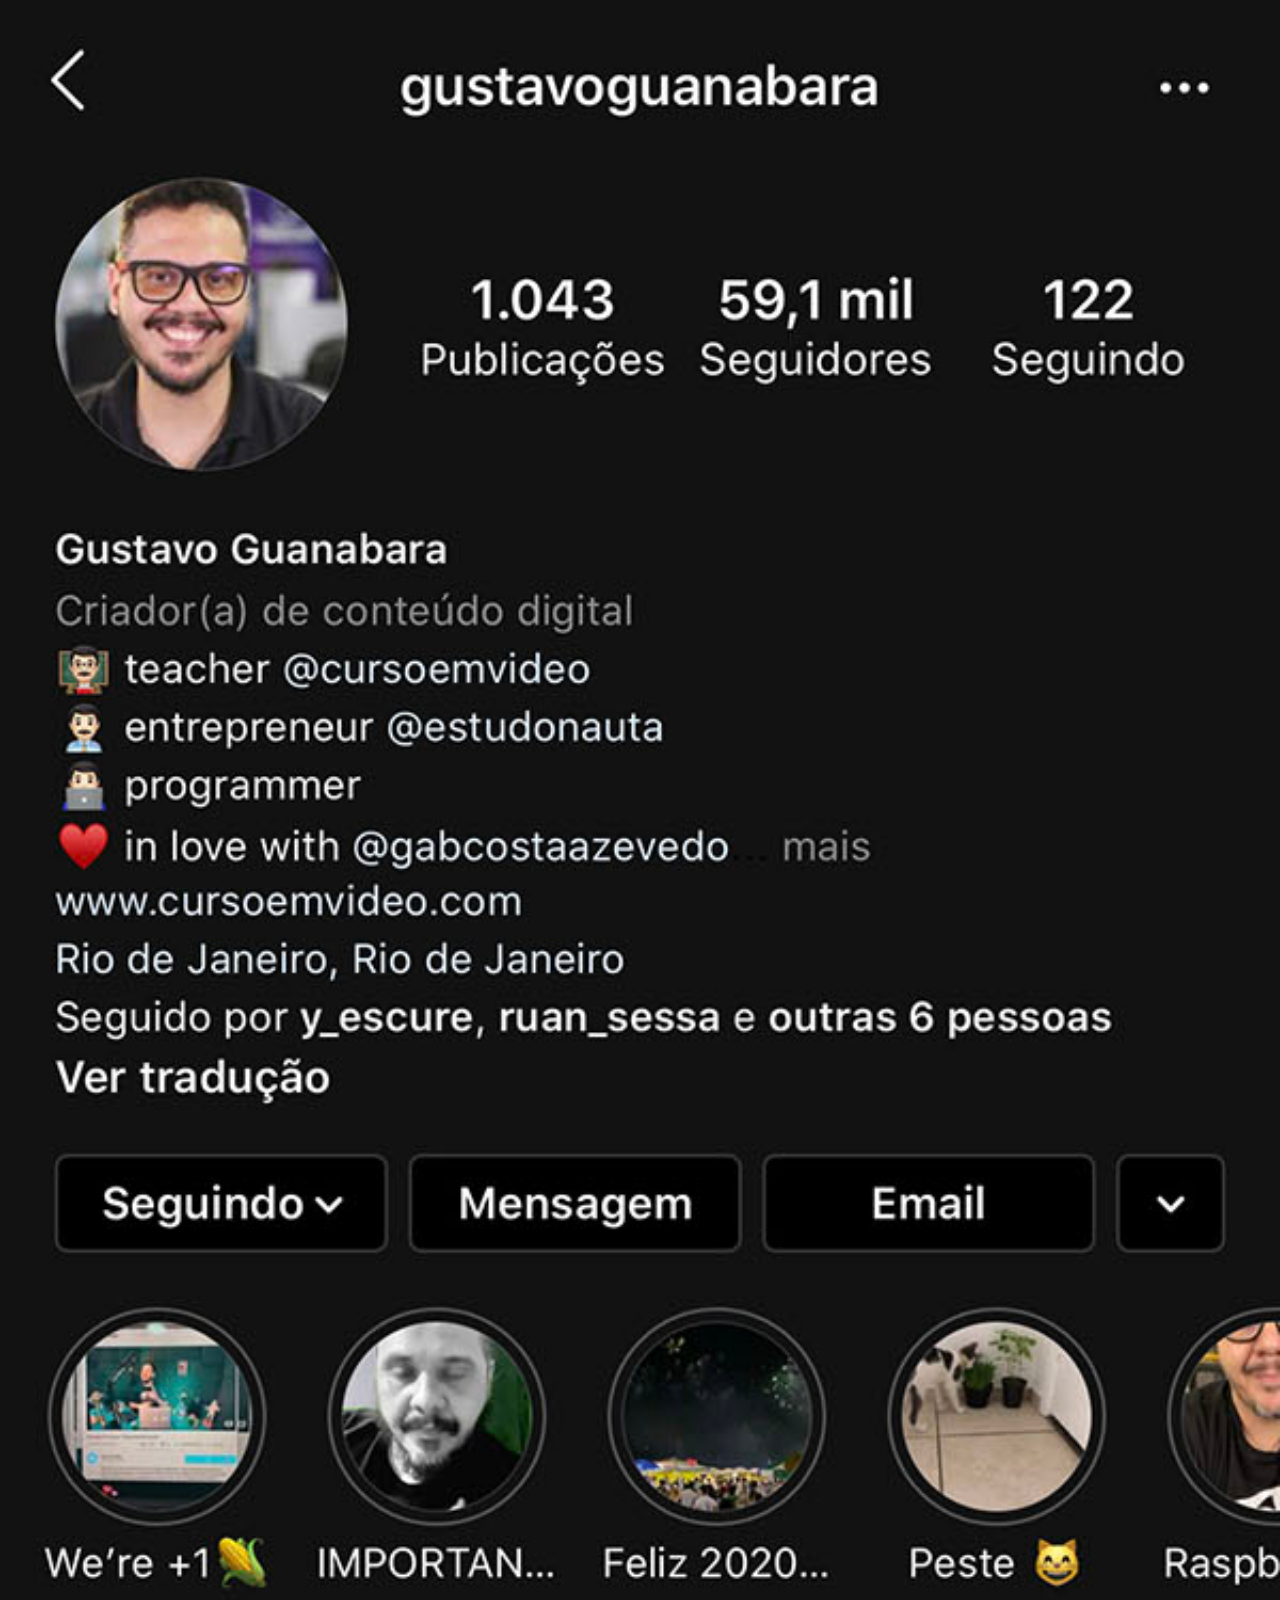
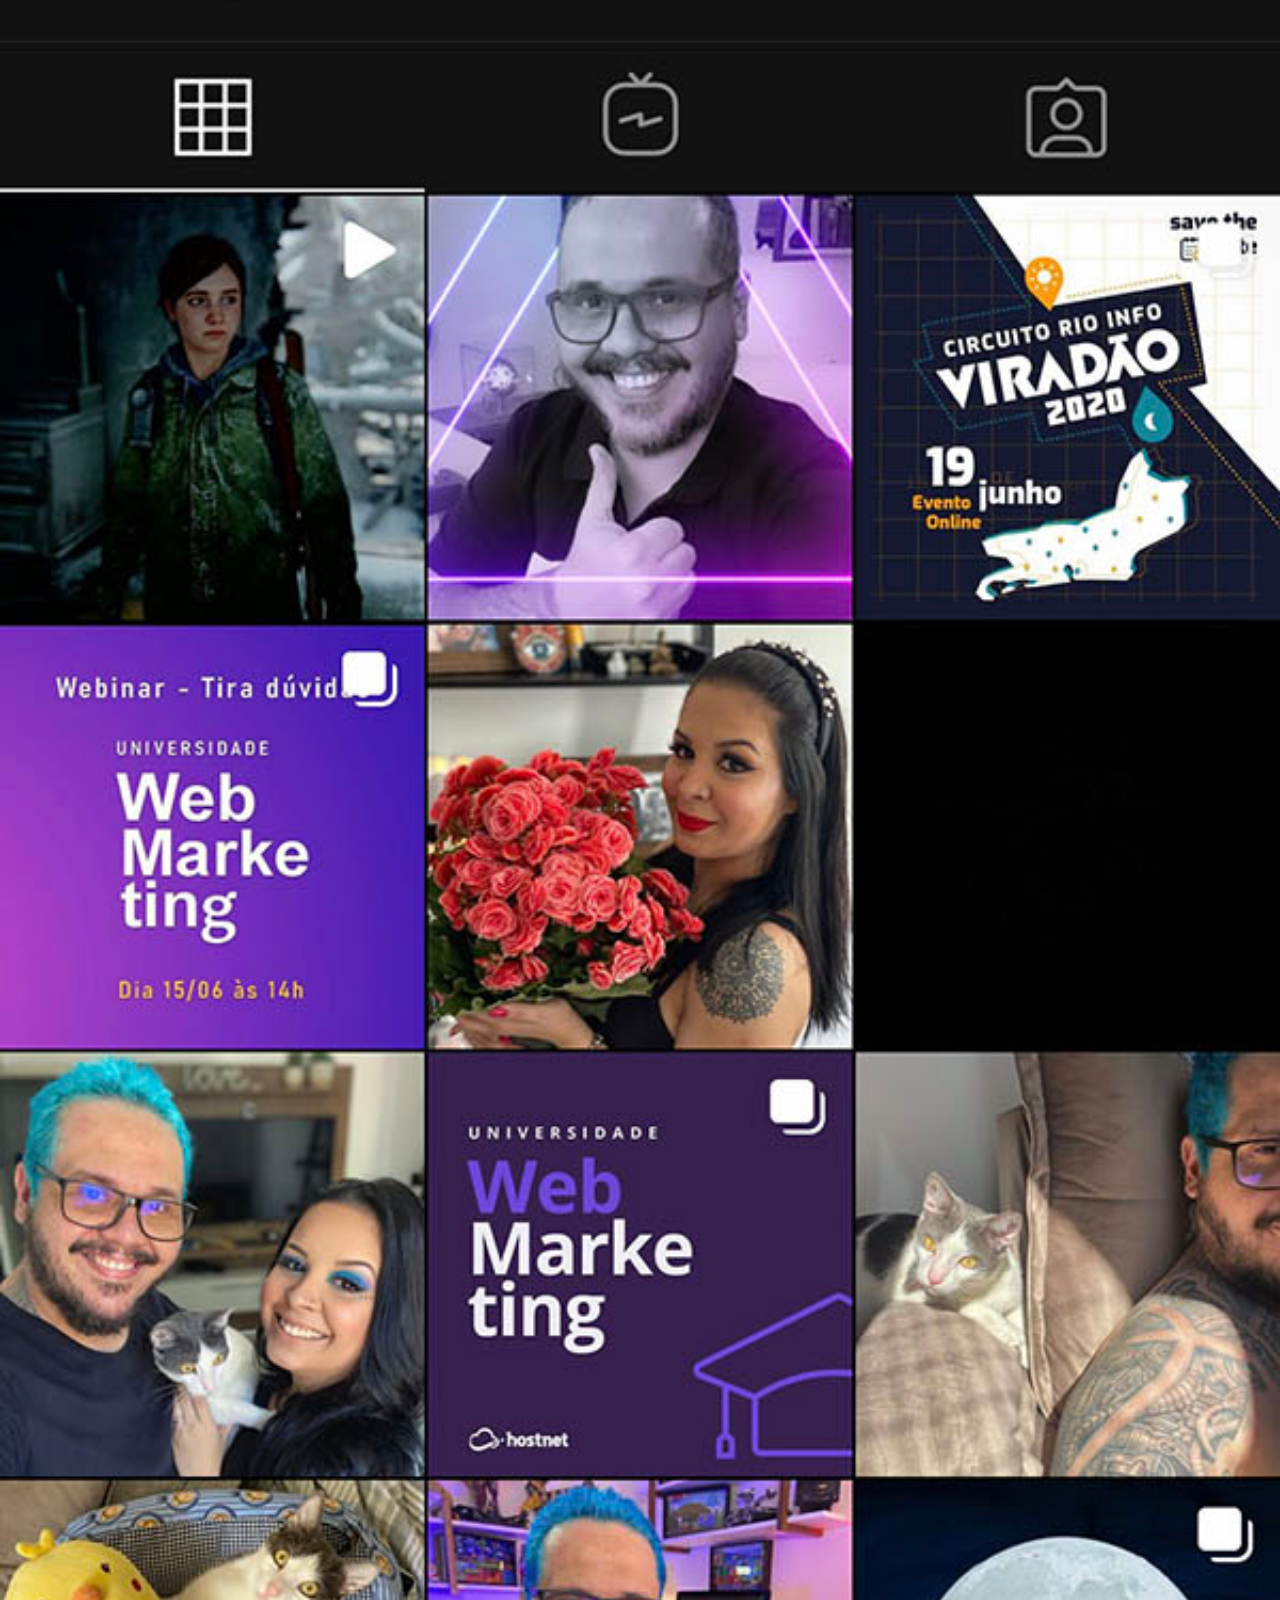
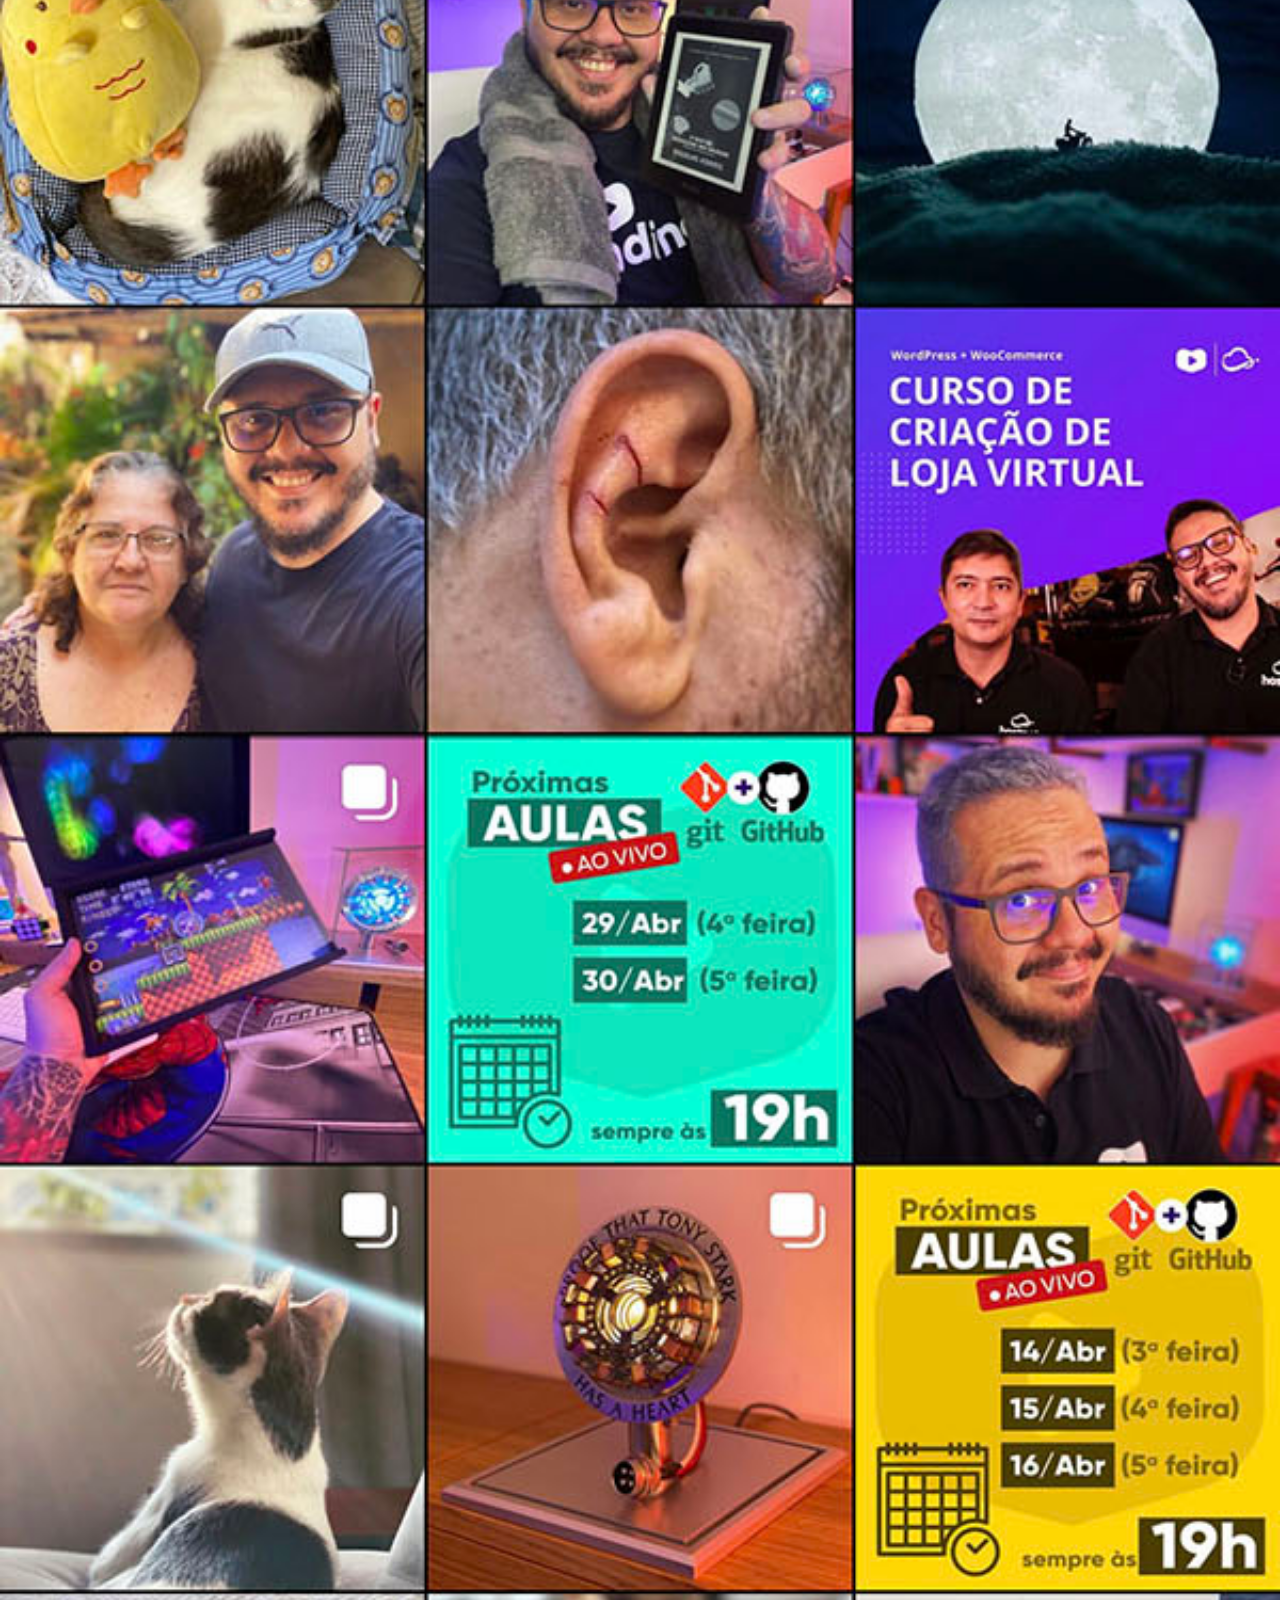
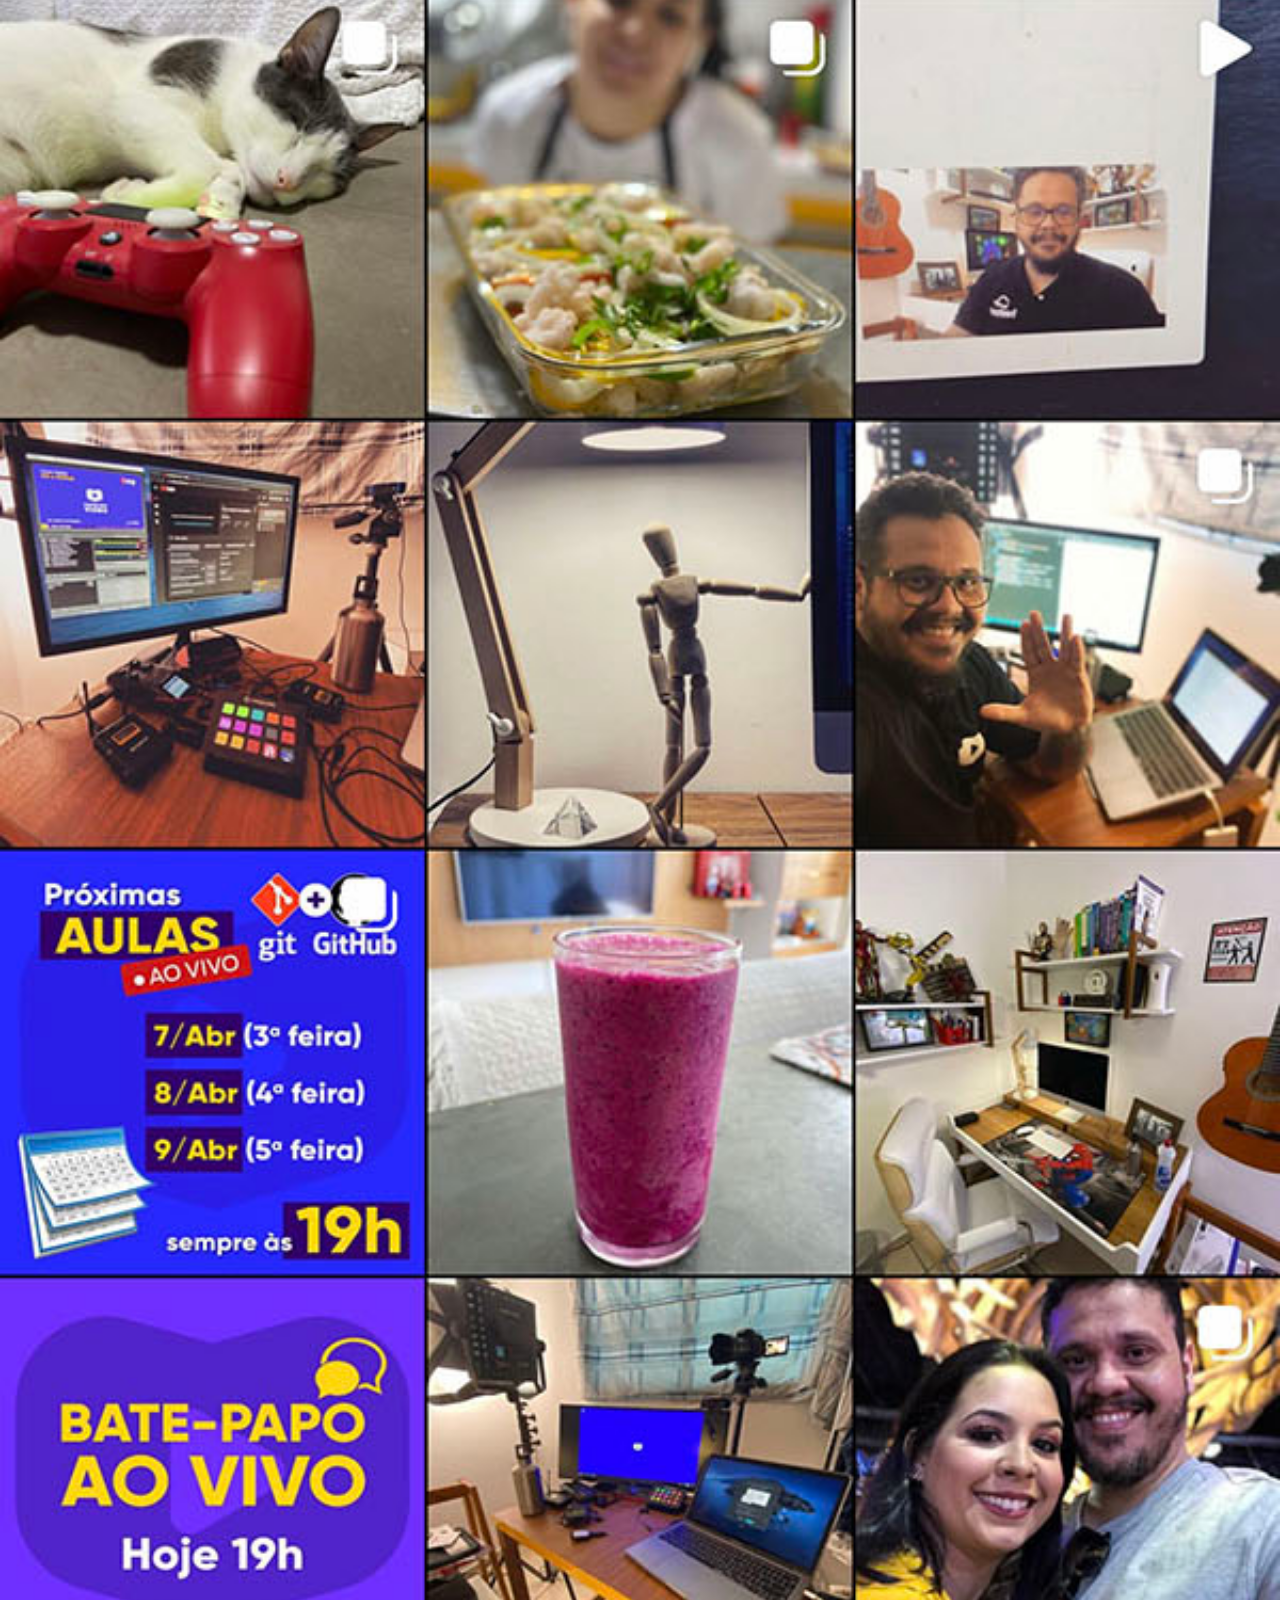
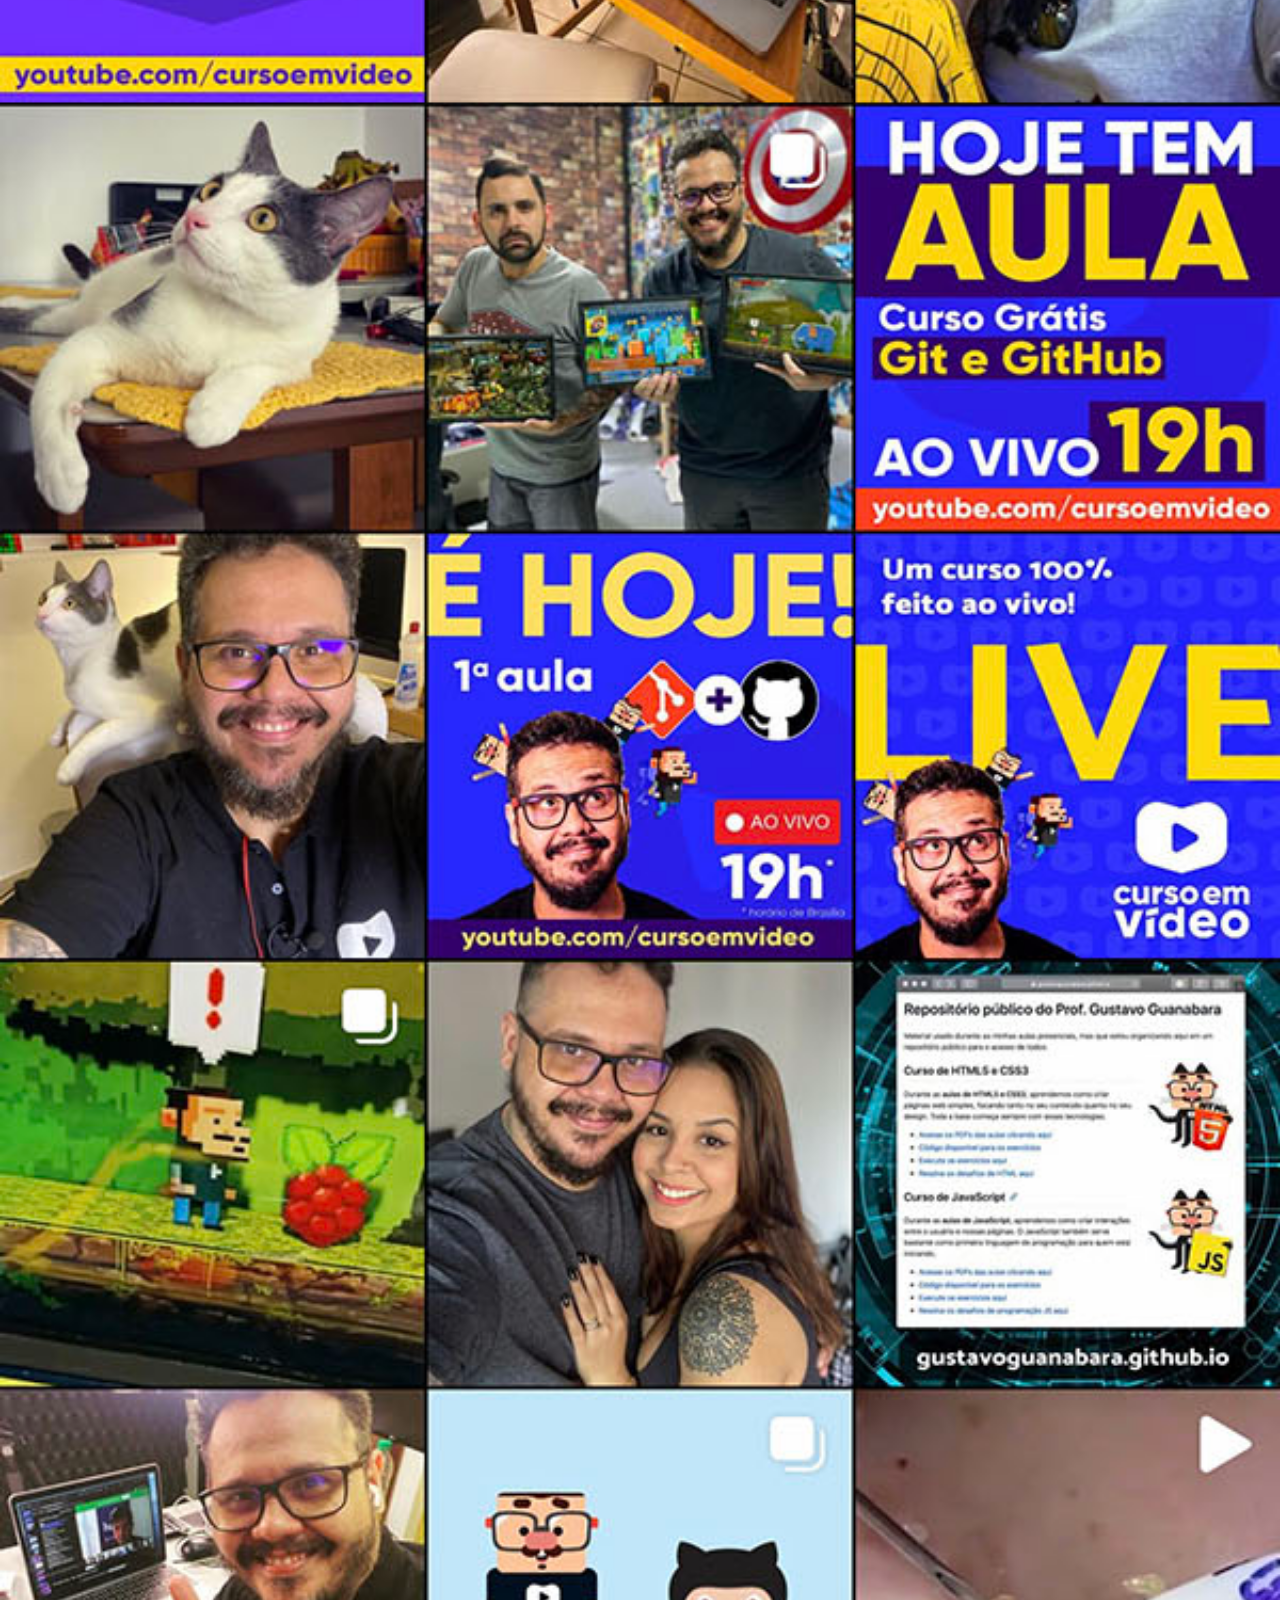
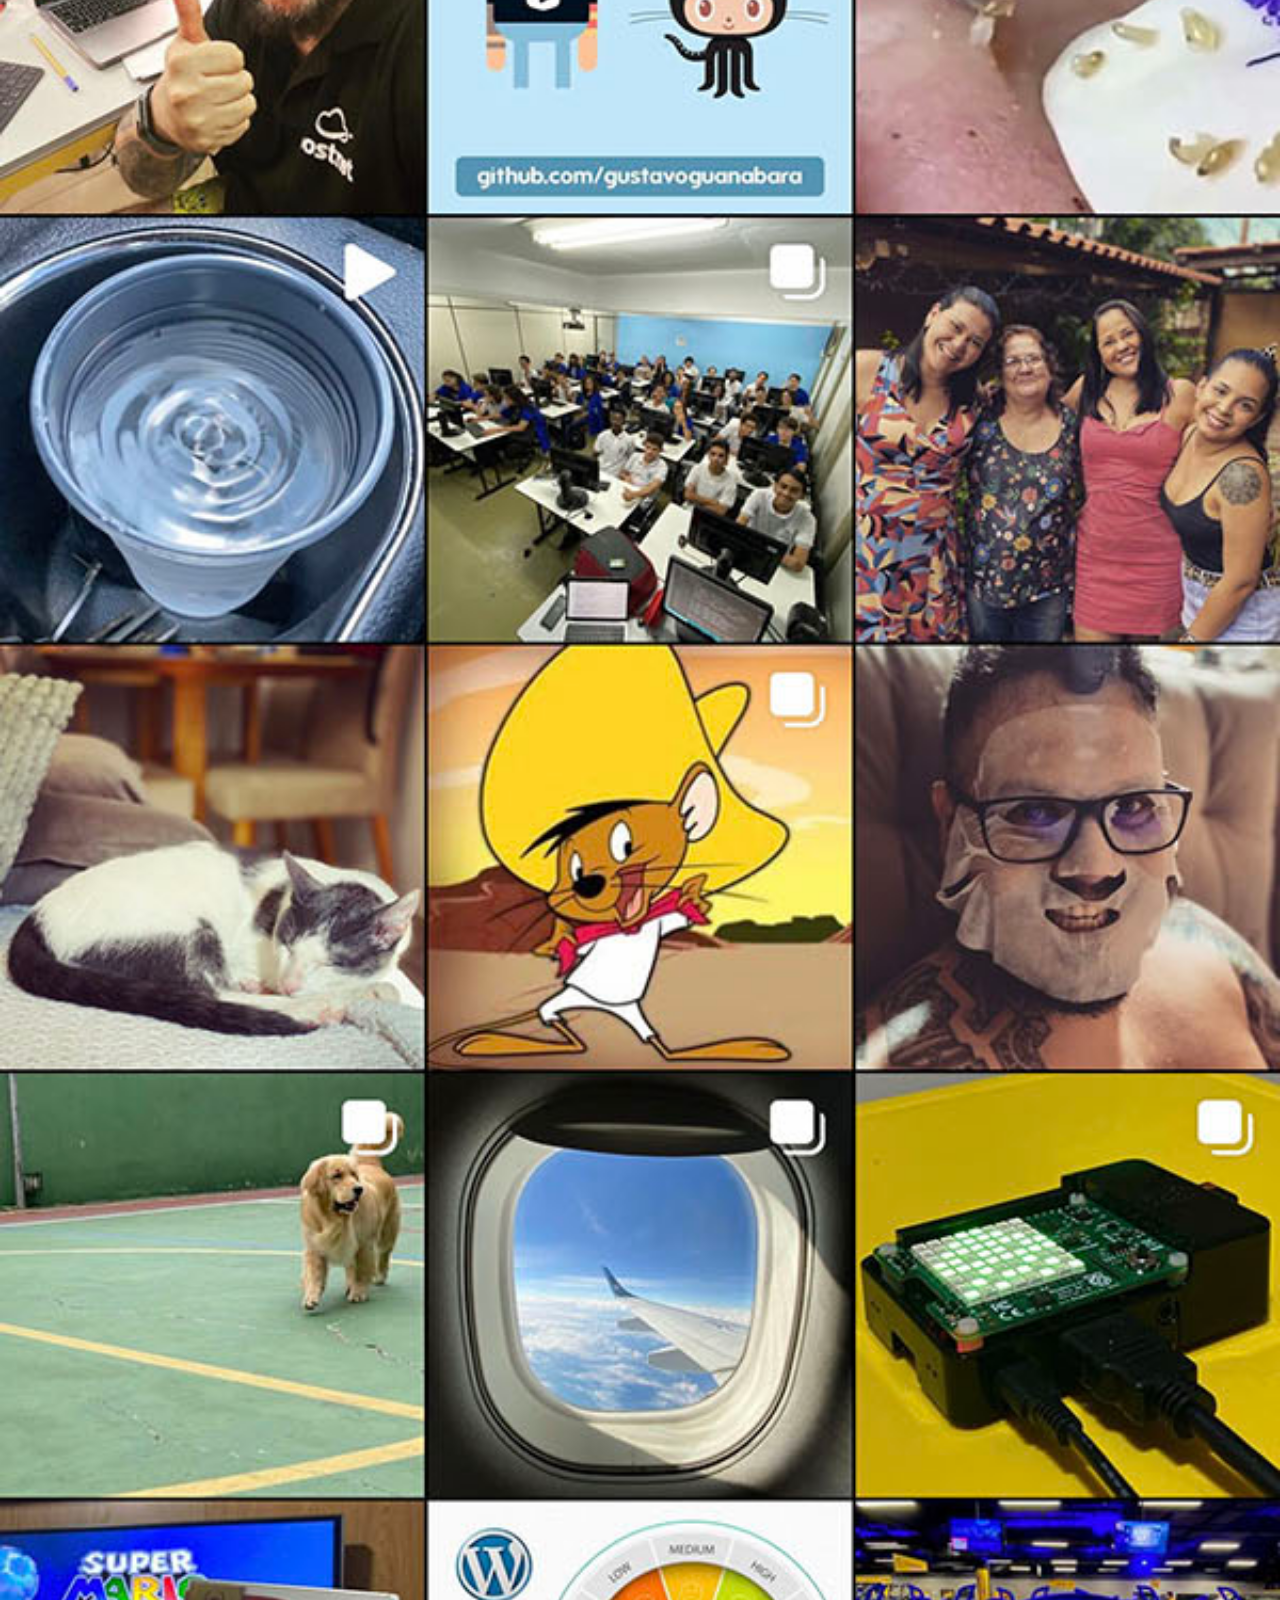
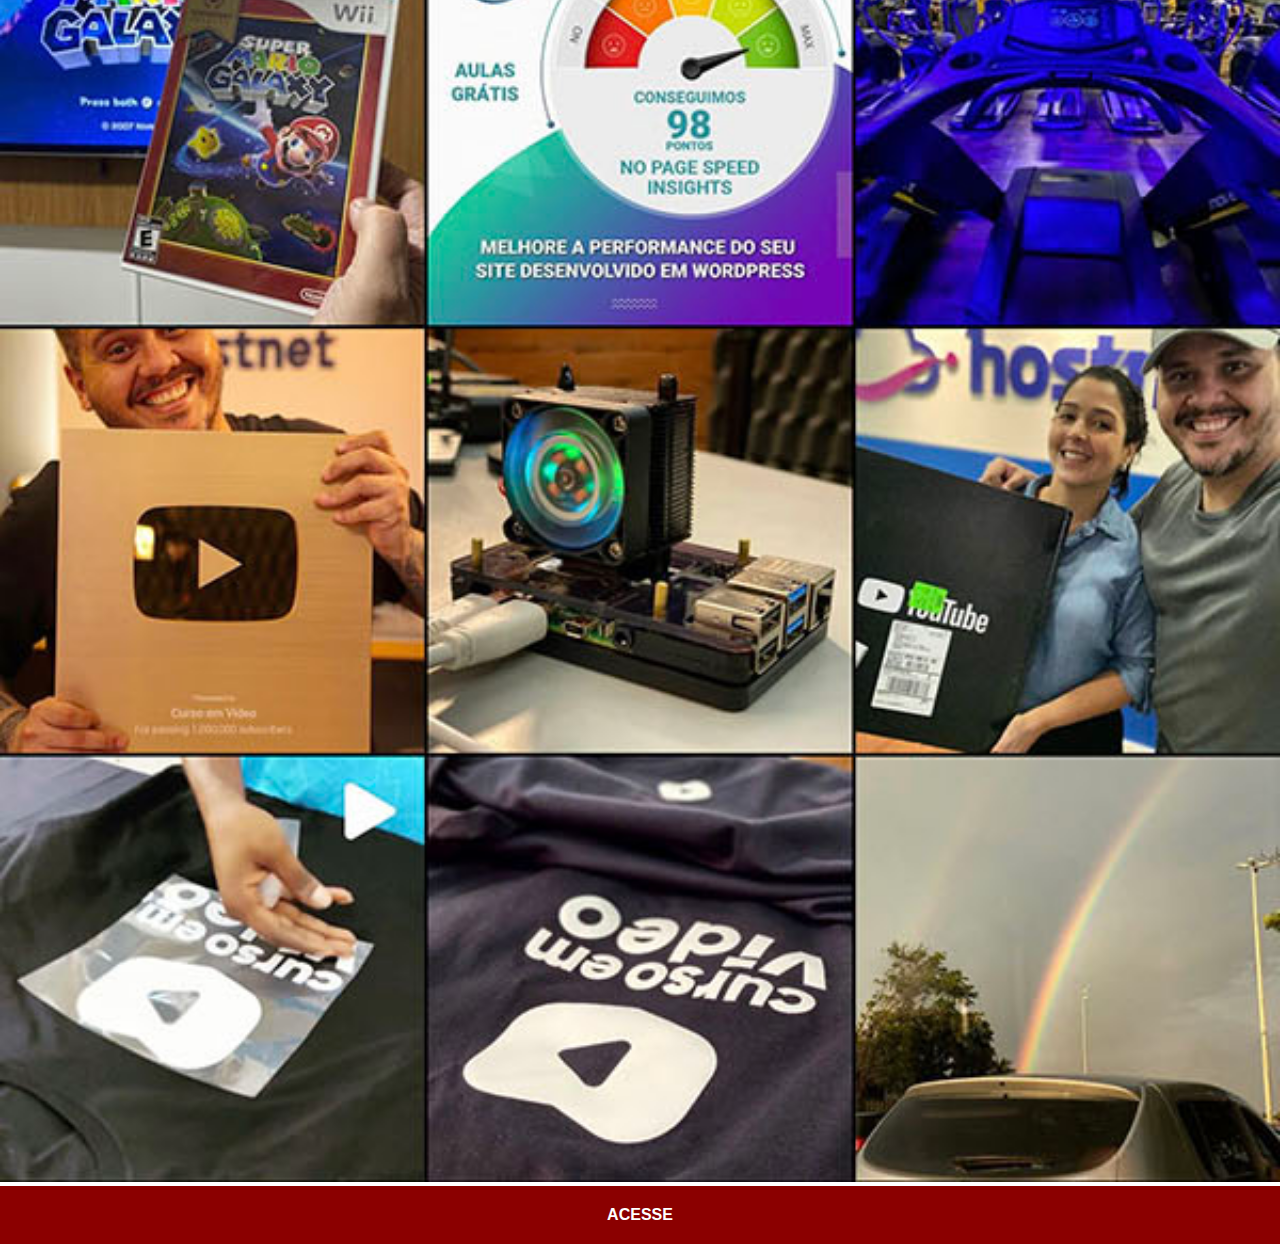
<file: projeto-social/instagram.html>
<!DOCTYPE html>
<html lang="pt-br">
<head>
    <meta charset="UTF-8">
    <meta name="viewport" content="width=device-width, initial-scale=1.0">
    <title>Instagram</title>
    <link rel="stylesheet" href="css/social.css">
</head>
<body>
    <img src="imagens/tela-instagram.jpg" alt="tela-instagram">
    <a href="#">ACESSE</a>
</body>
</html>
</file>
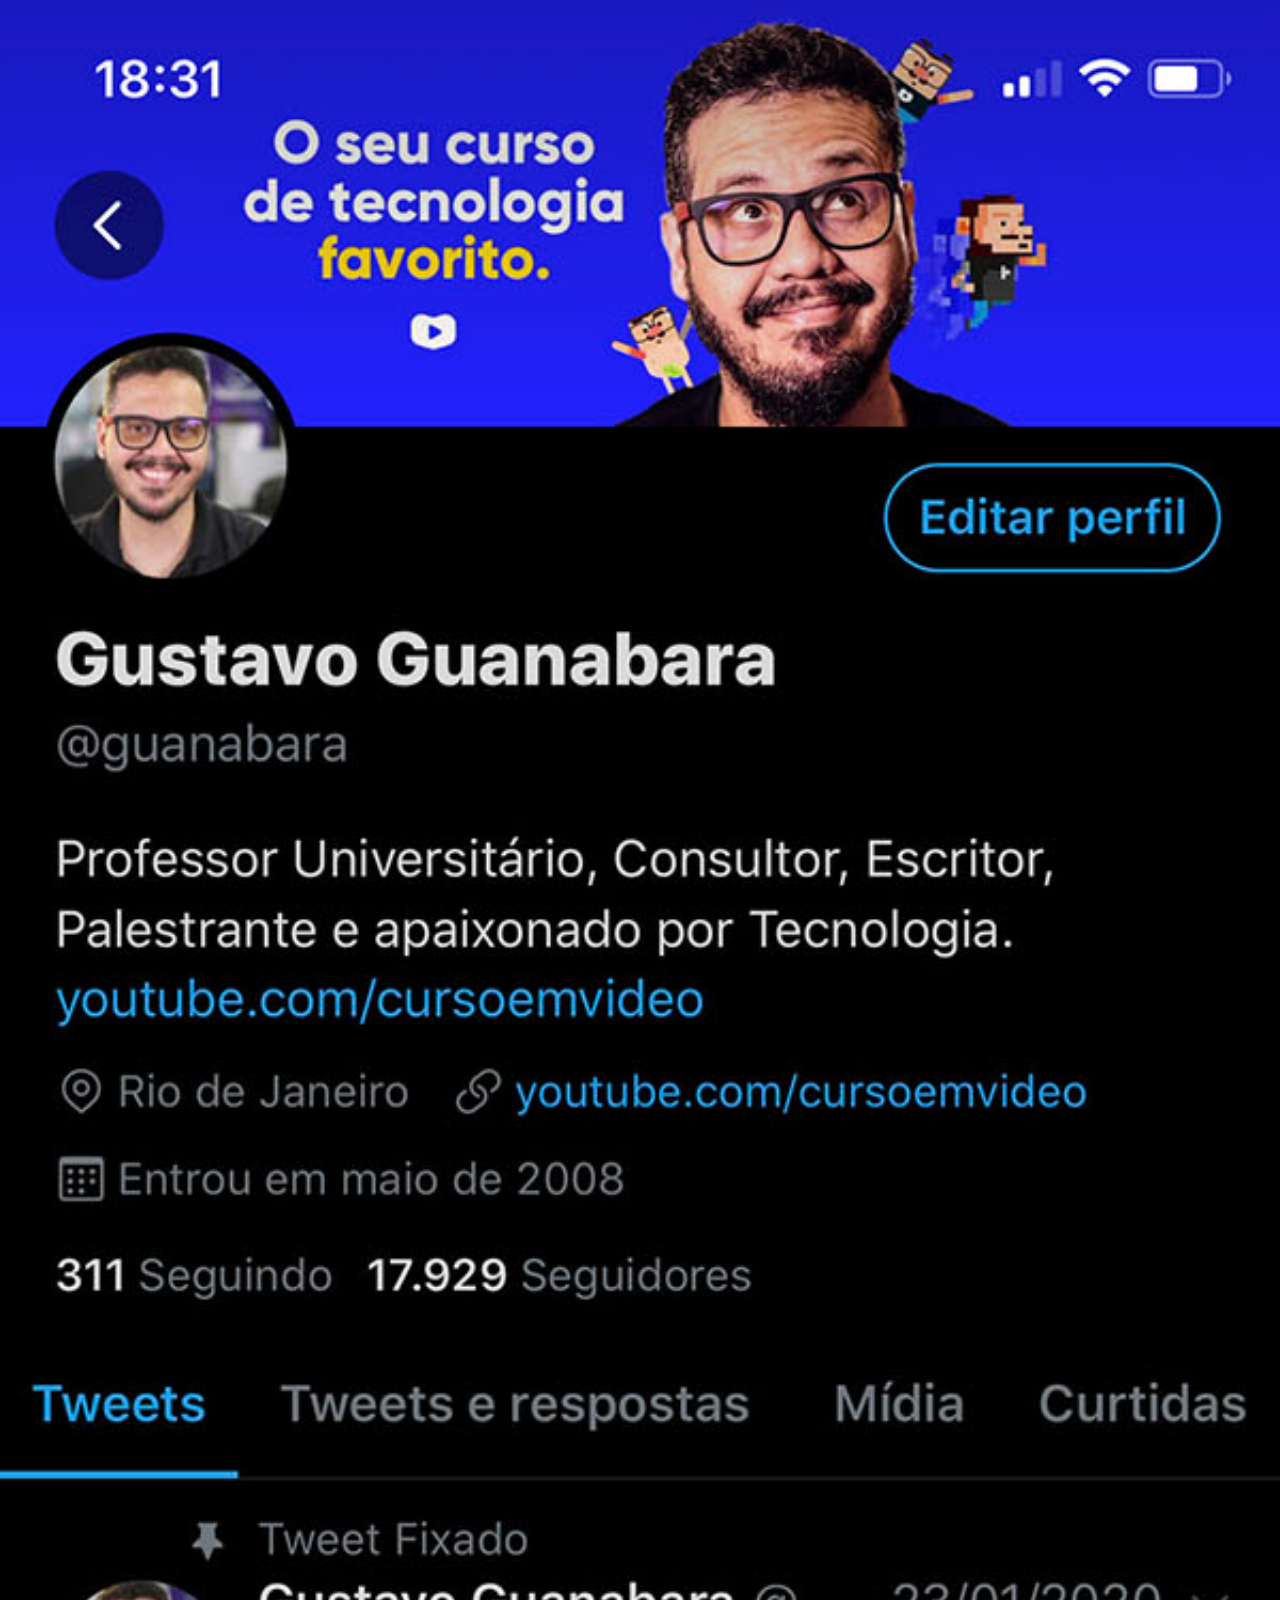
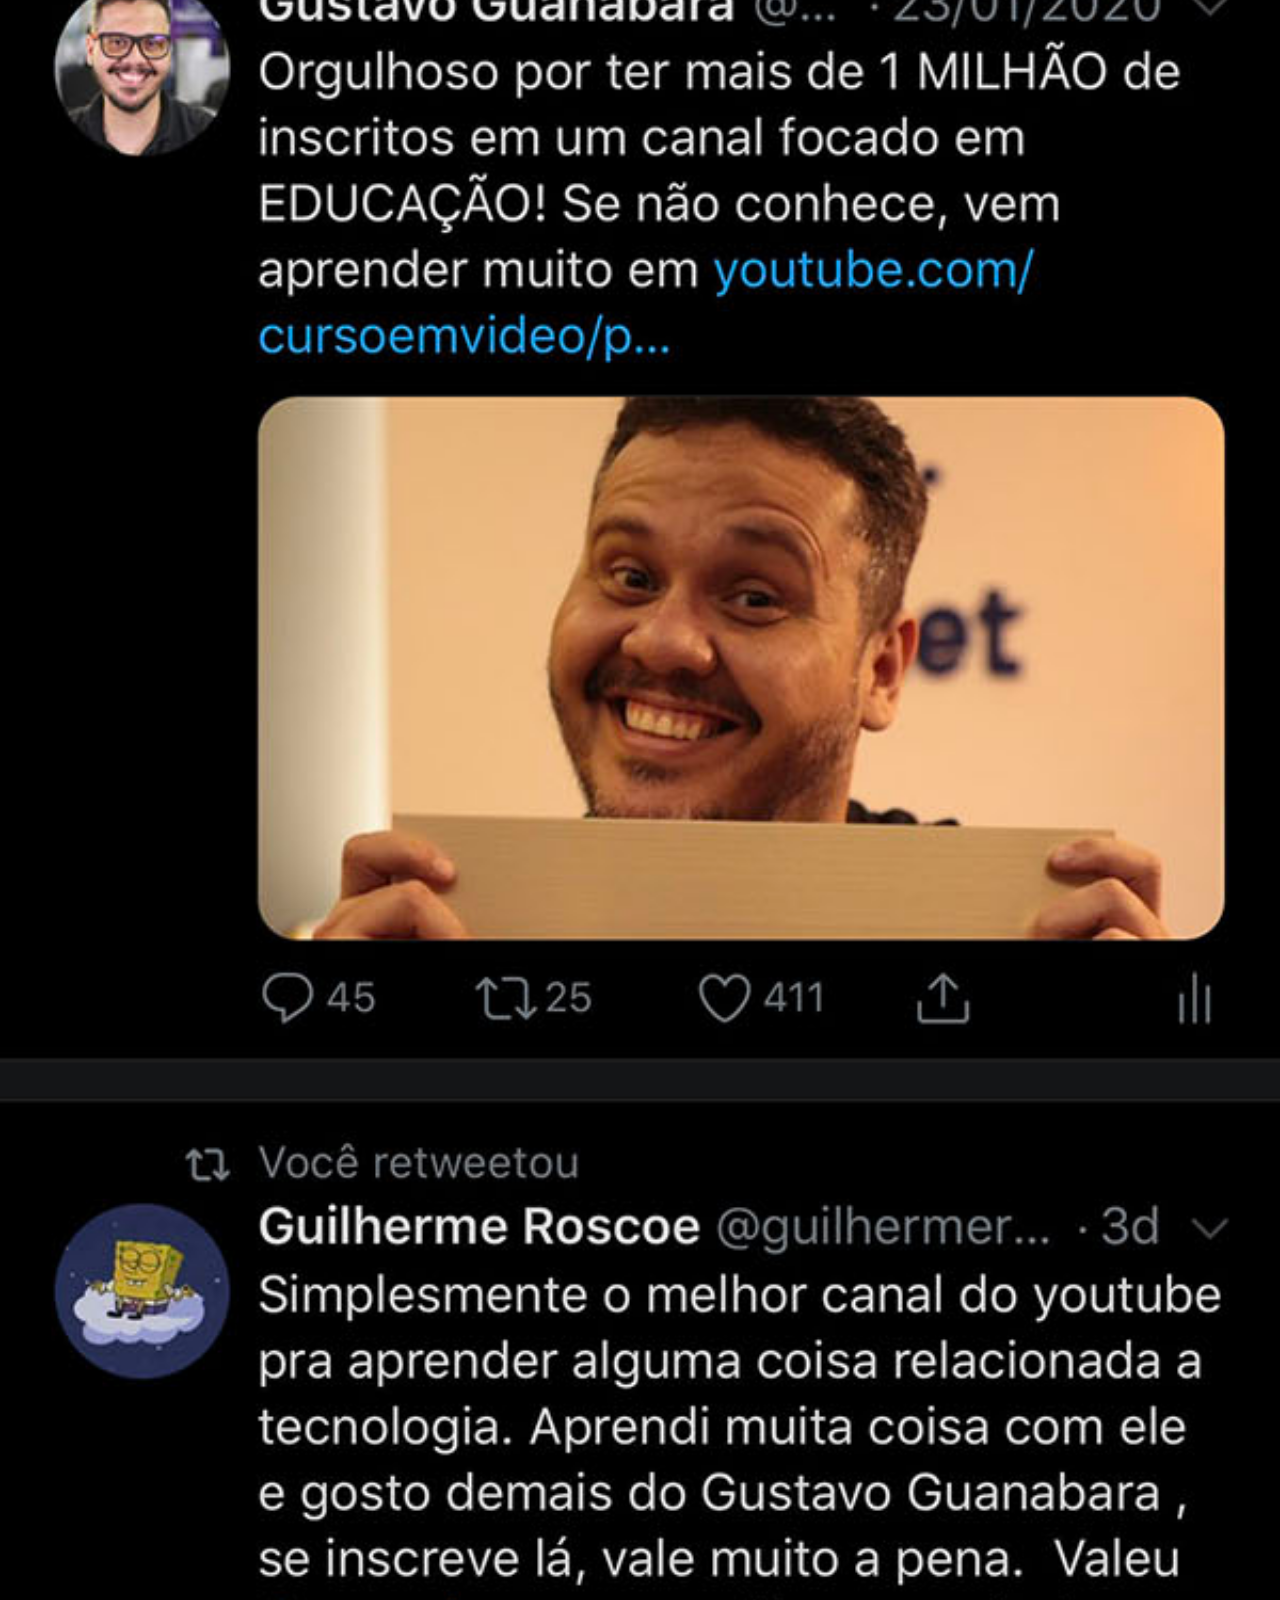
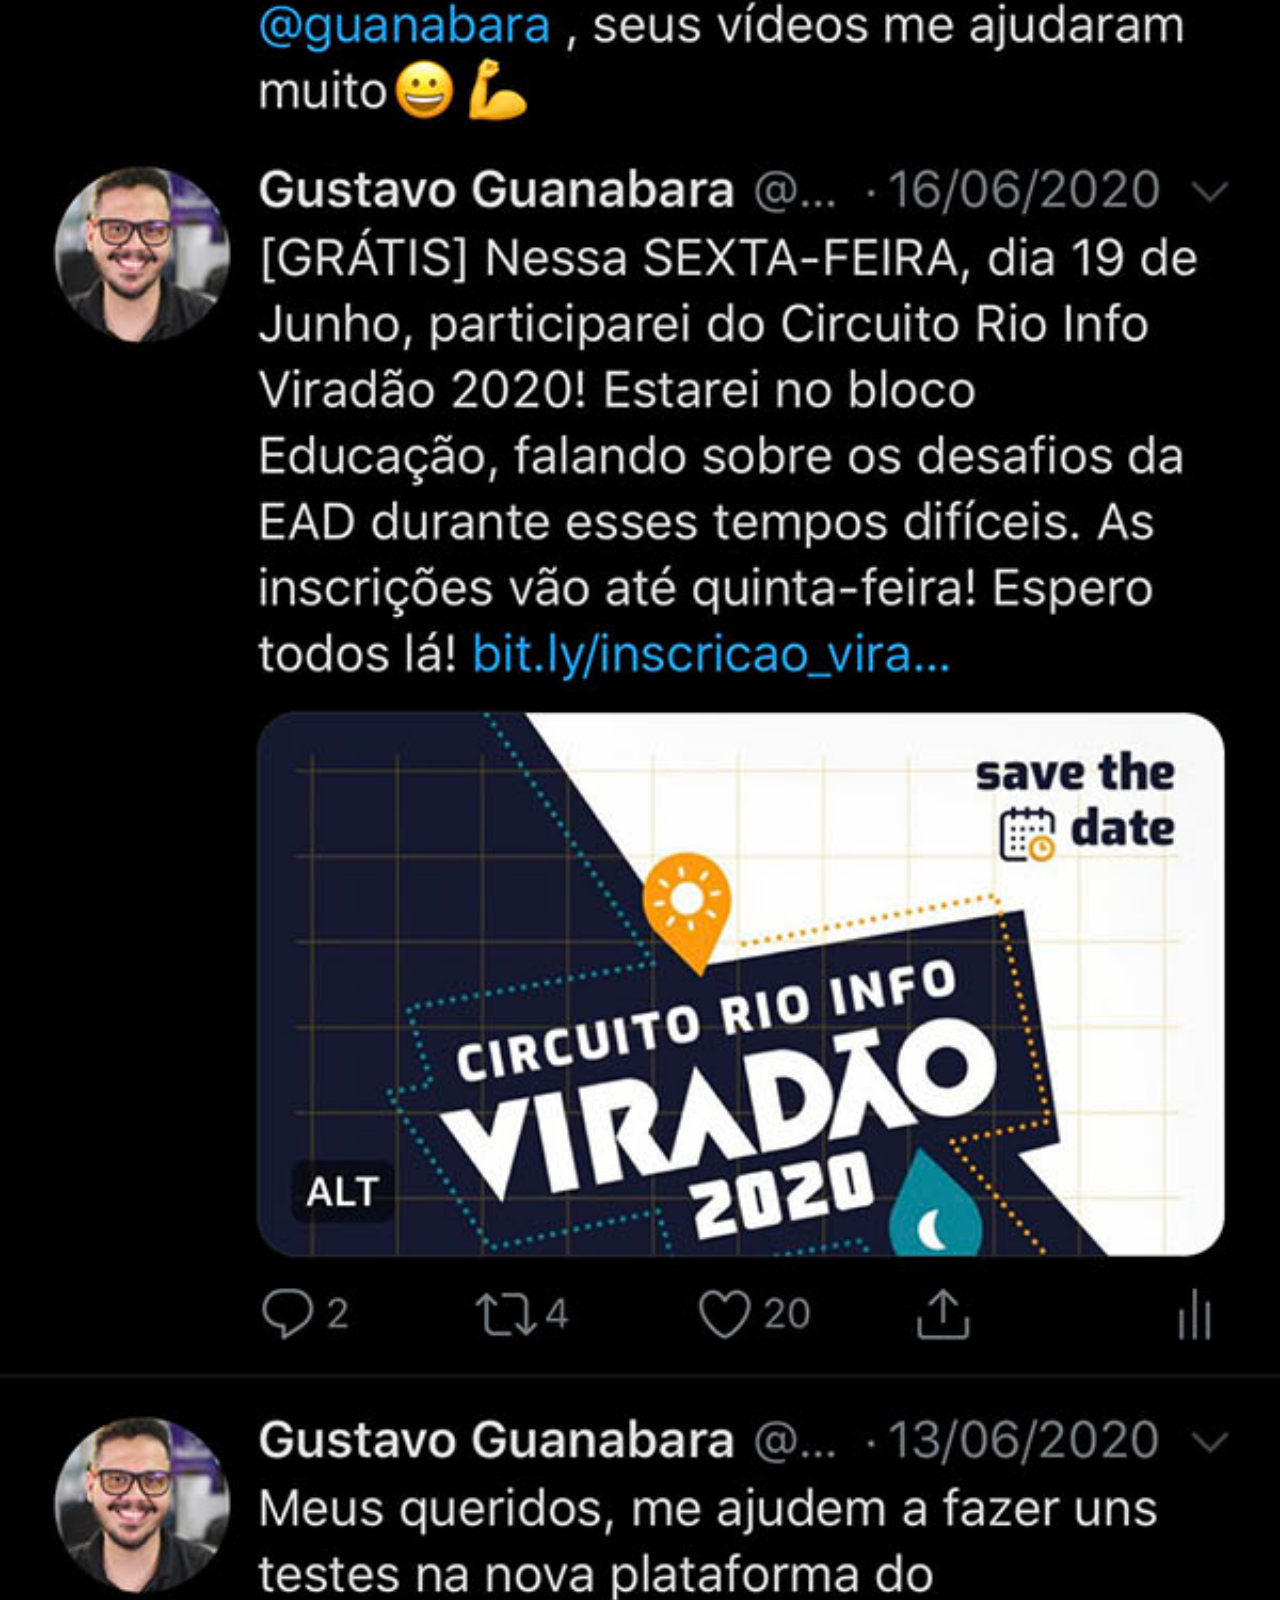
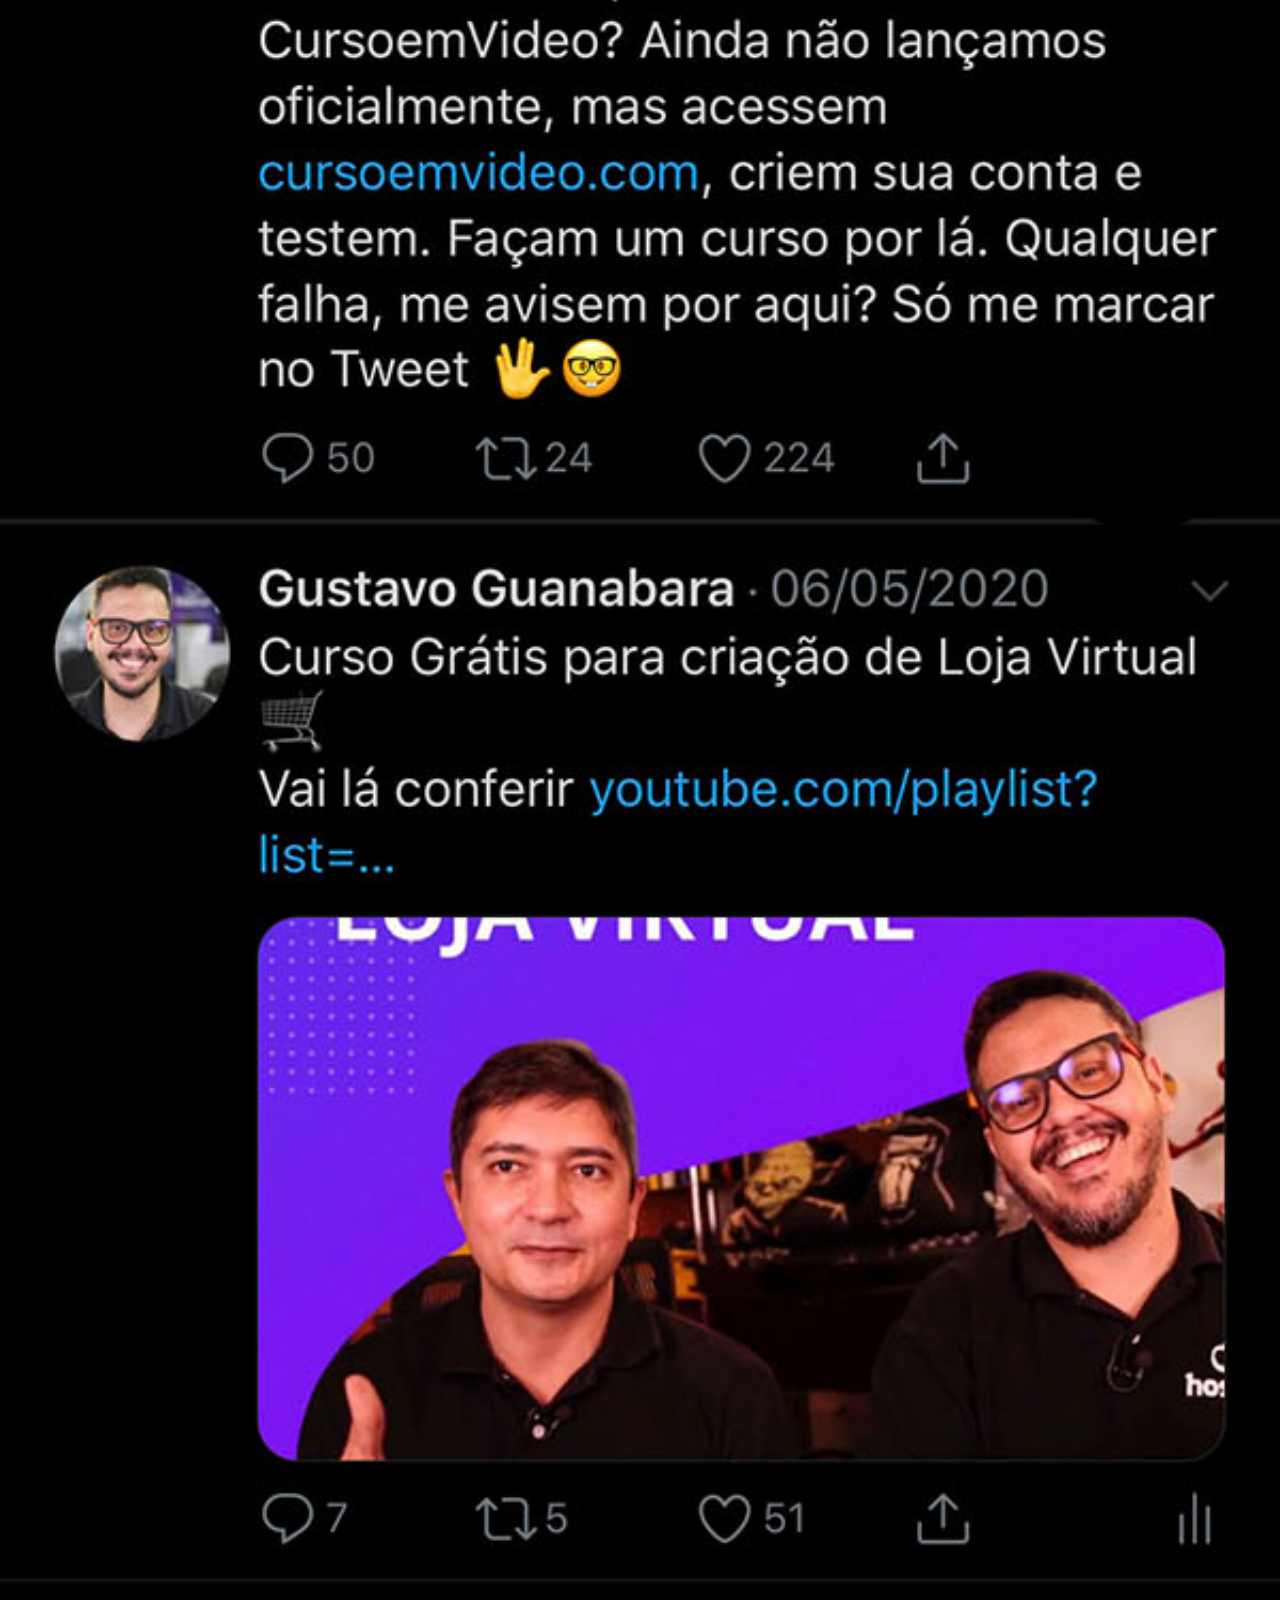
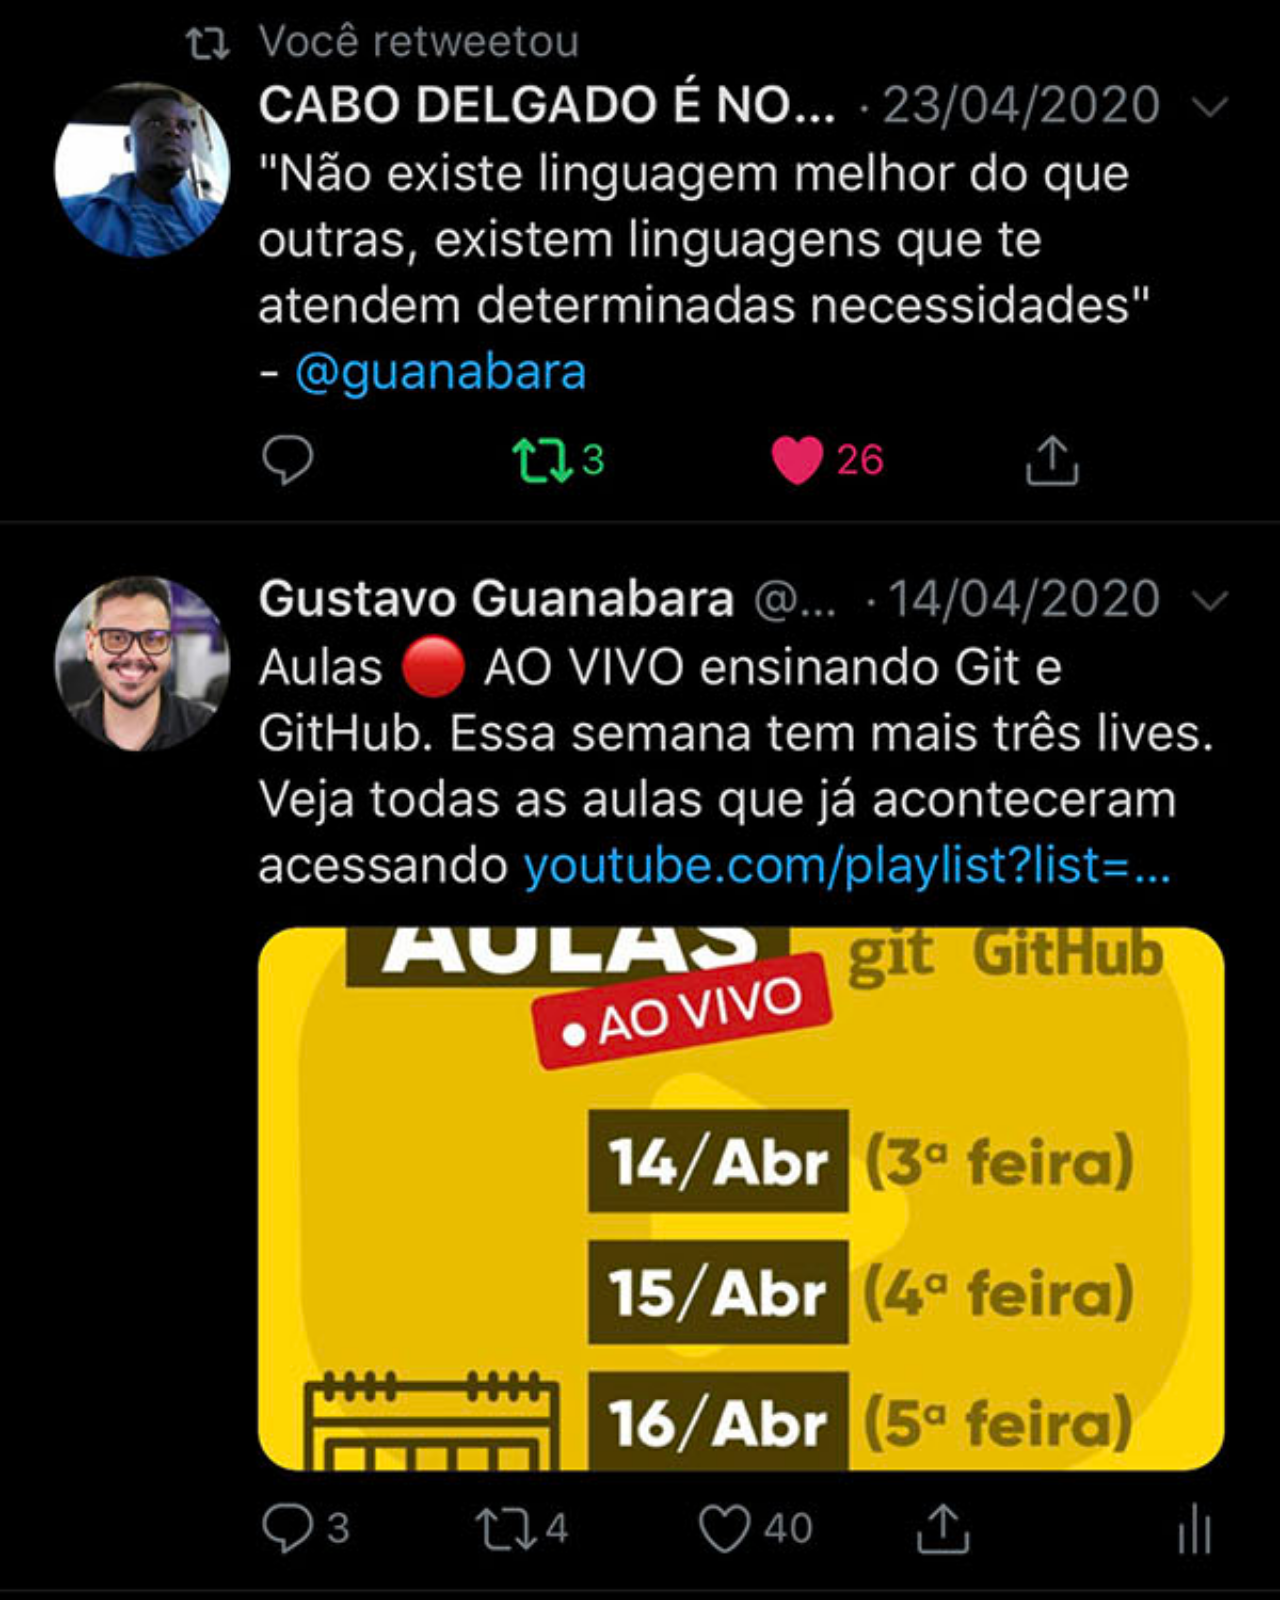
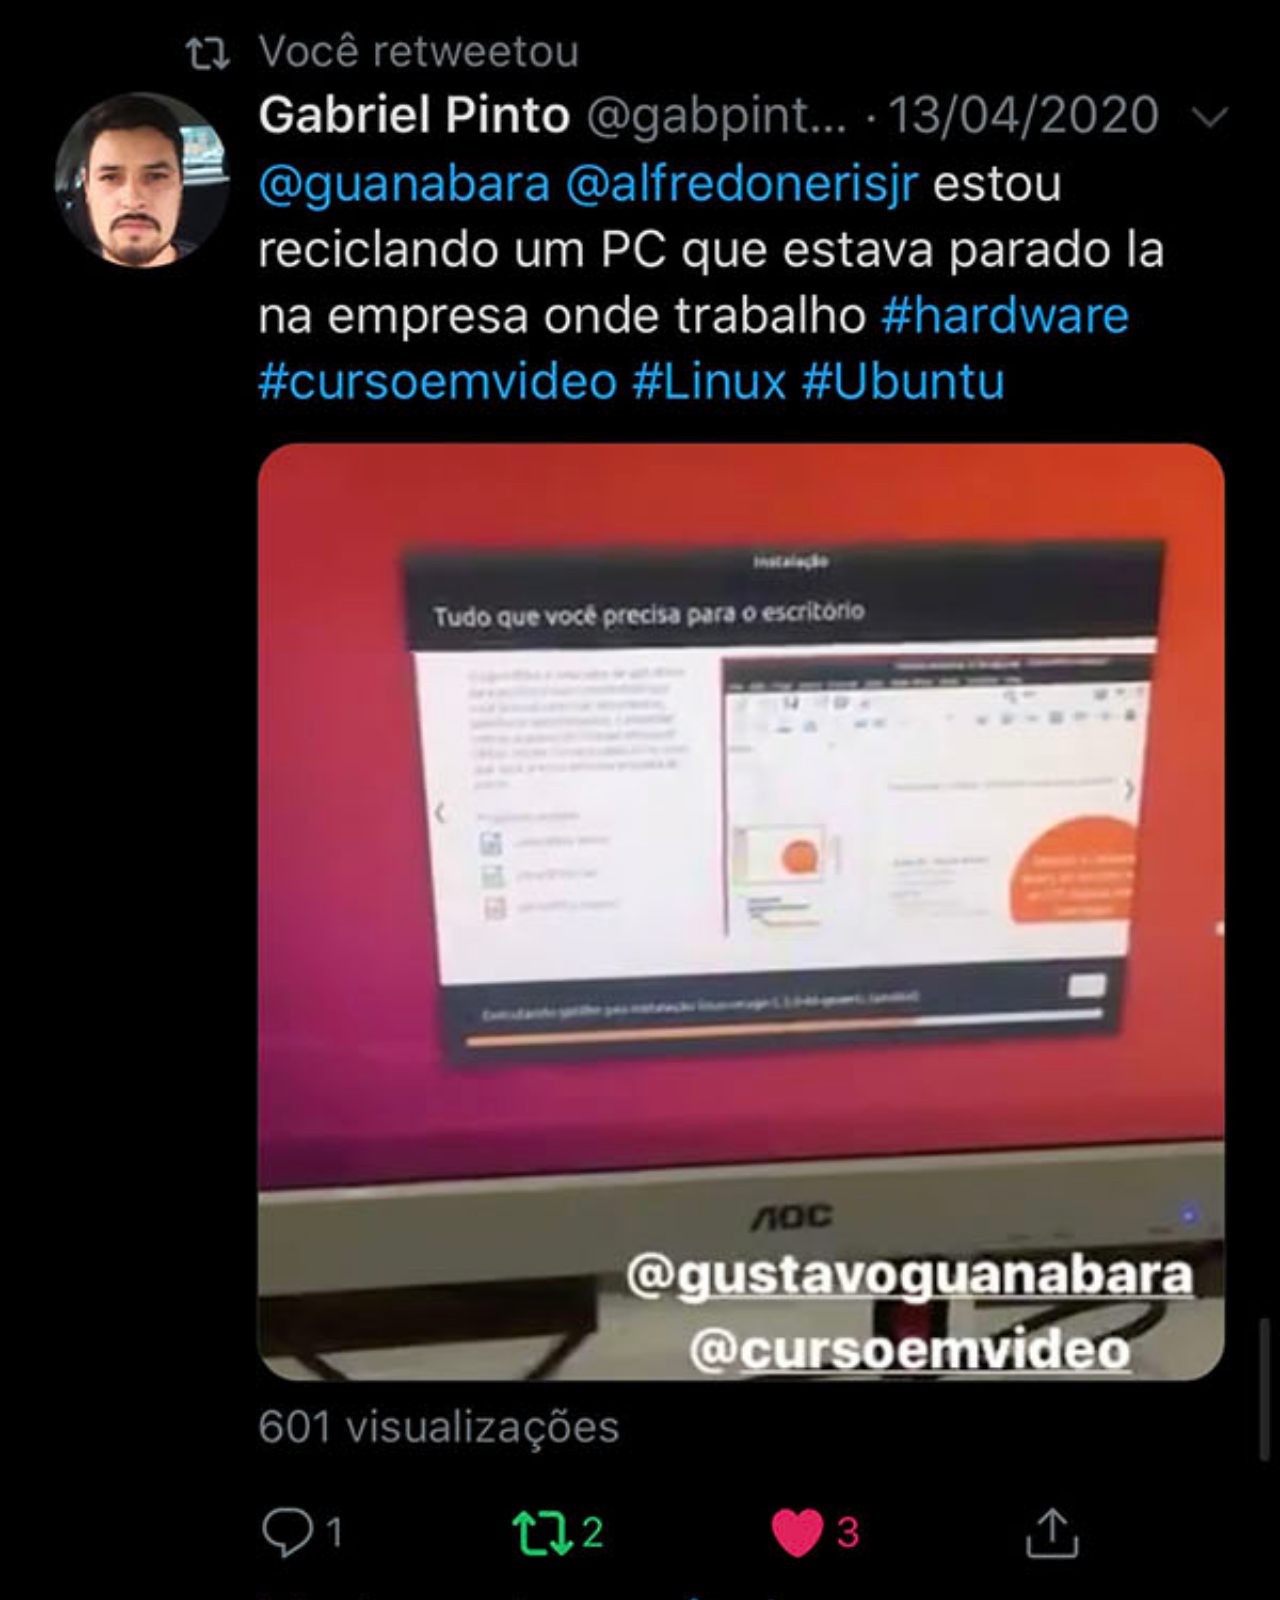
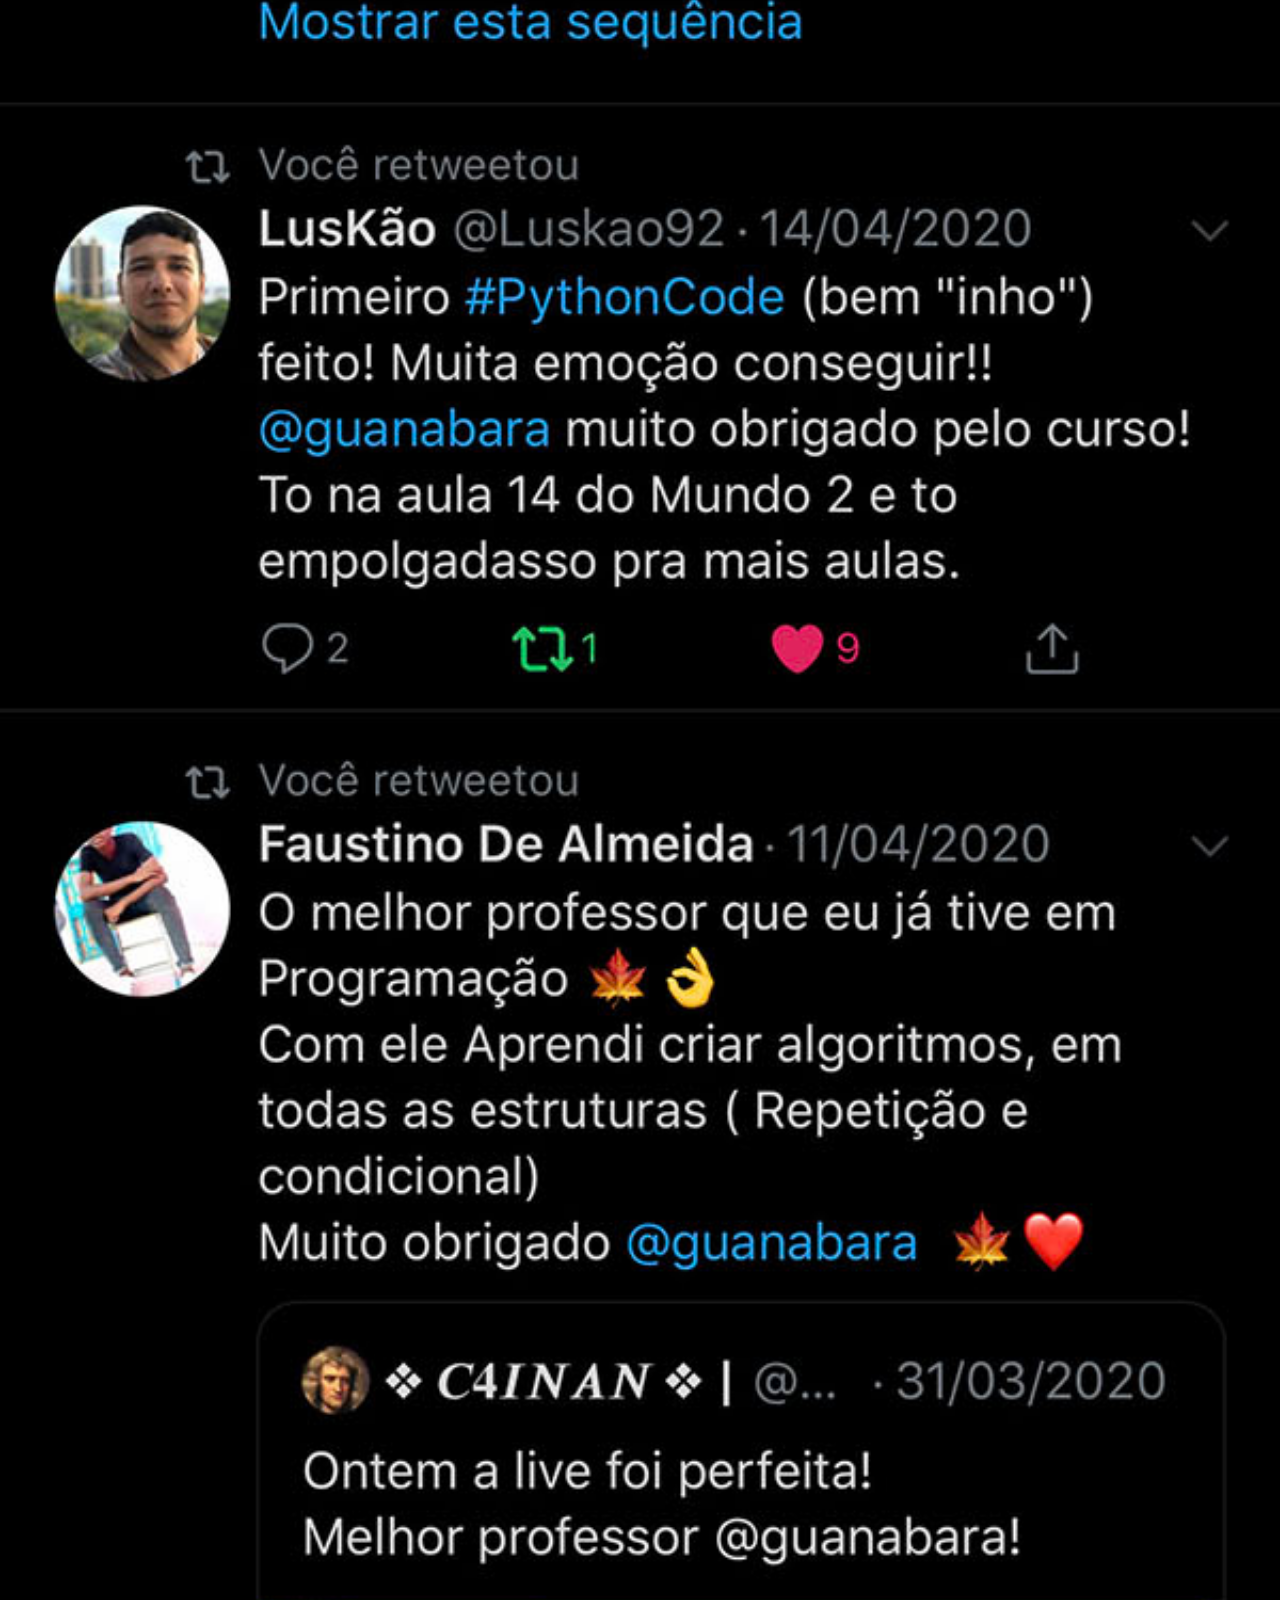
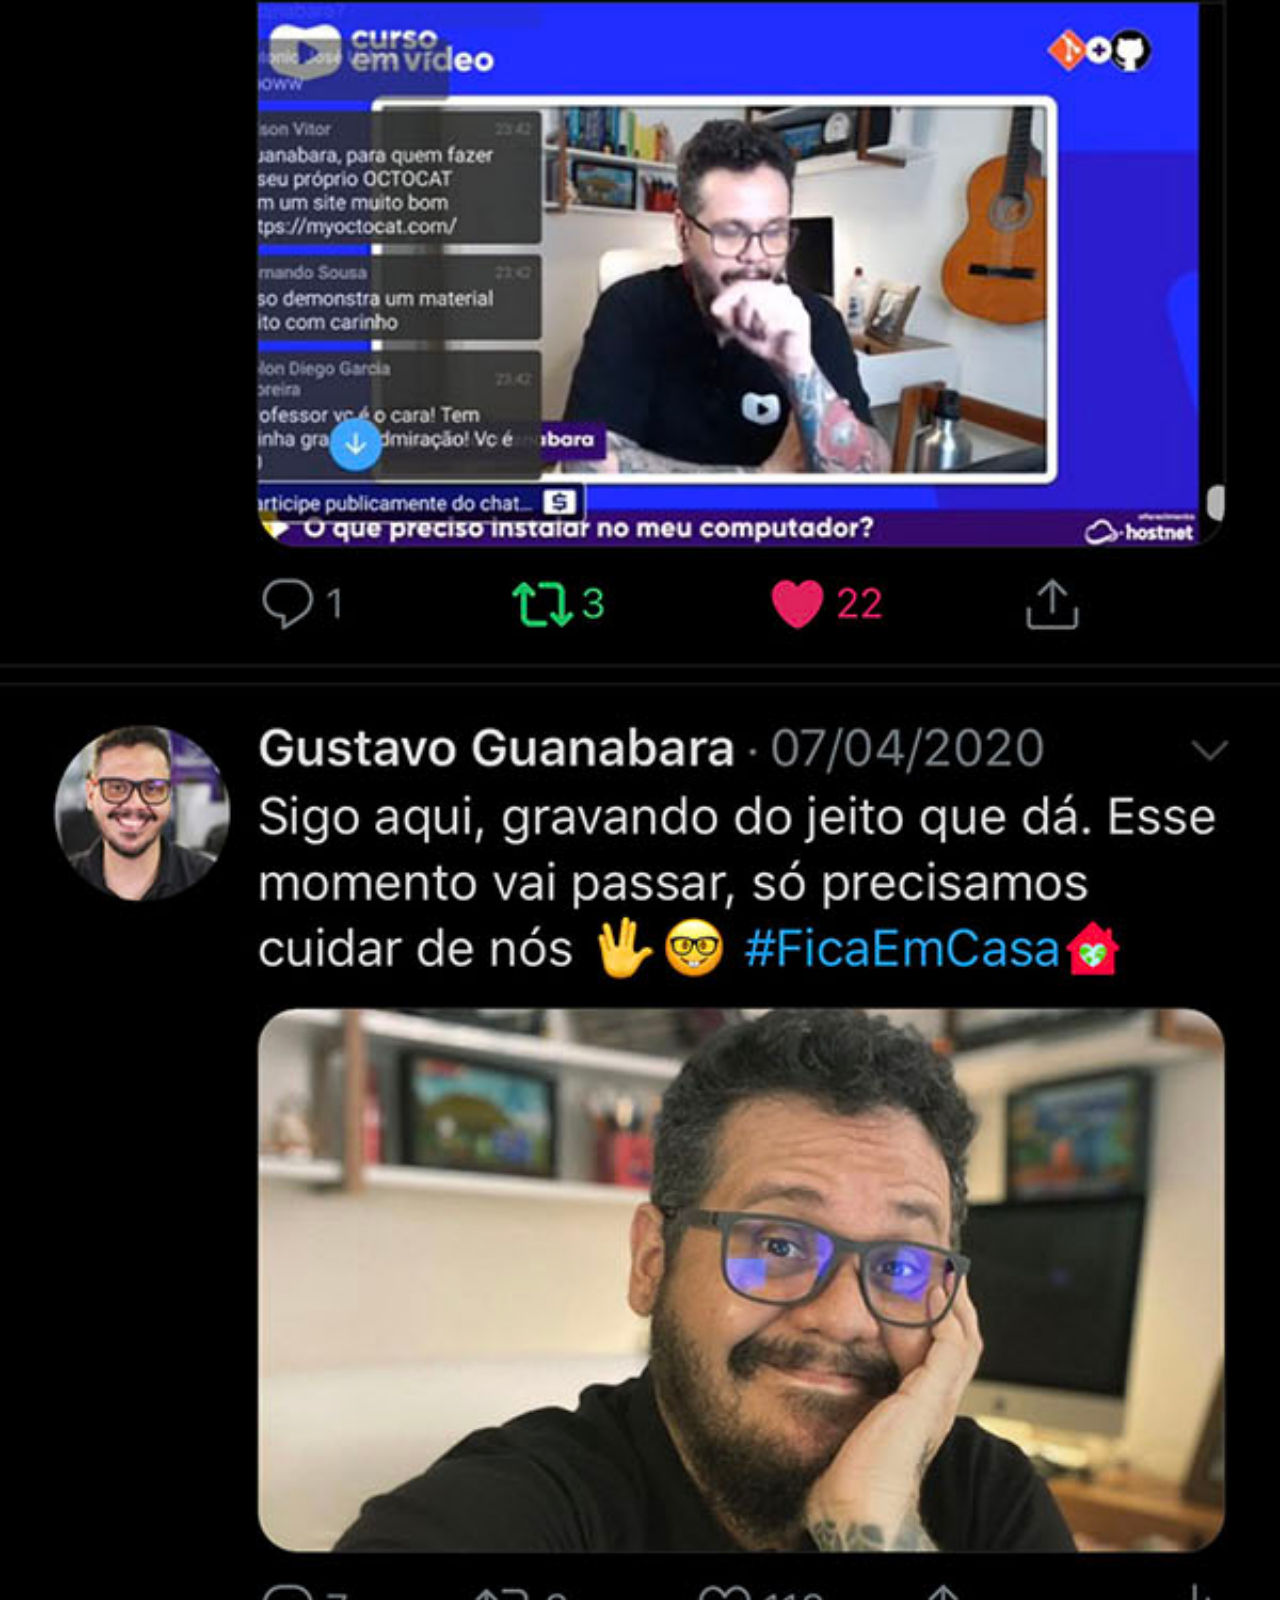
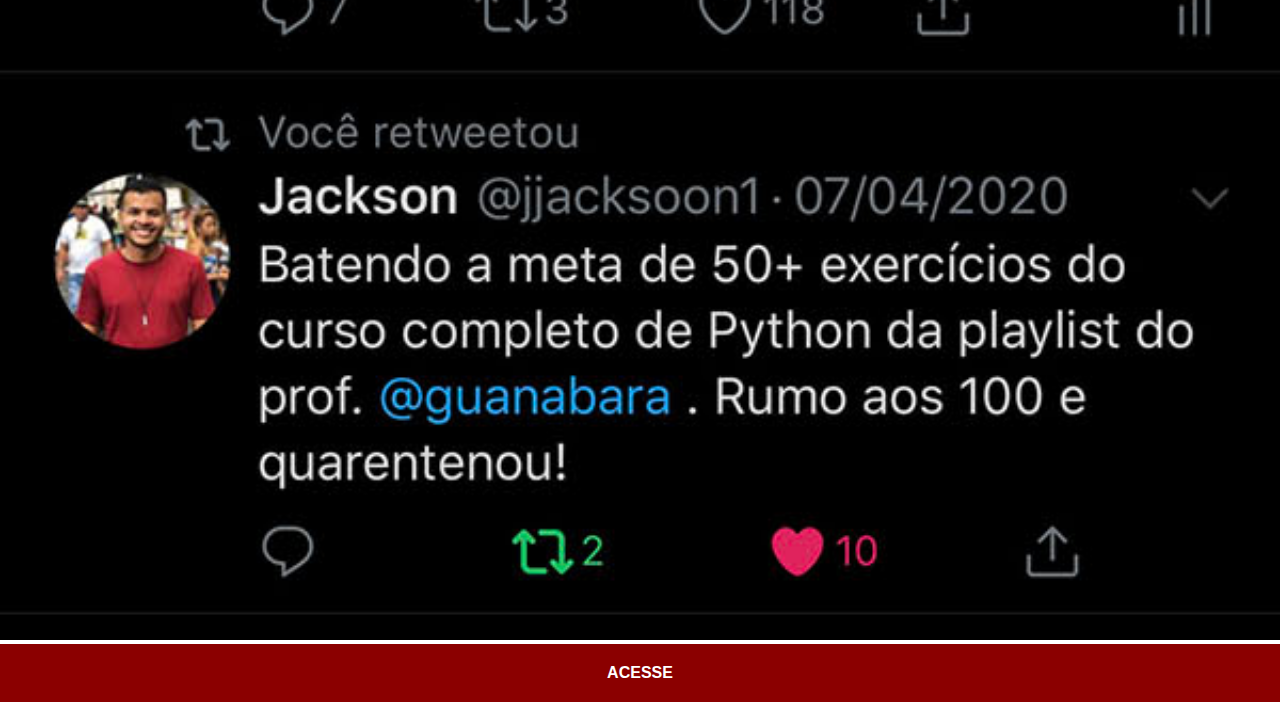
<file: projeto-social/twitter.html>
<!DOCTYPE html>
<html lang="pt-br">
<head>
    <meta charset="UTF-8">
    <meta name="viewport" content="width=device-width, initial-scale=1.0">
    <title>Instagram</title>
    <link rel="stylesheet" href="css/social.css">
</head>
<body>
    <img src="imagens/tela-twitter.jpg" alt="tela-twitter">
    <a href="#">ACESSE</a>
</body>
</html>
</file>
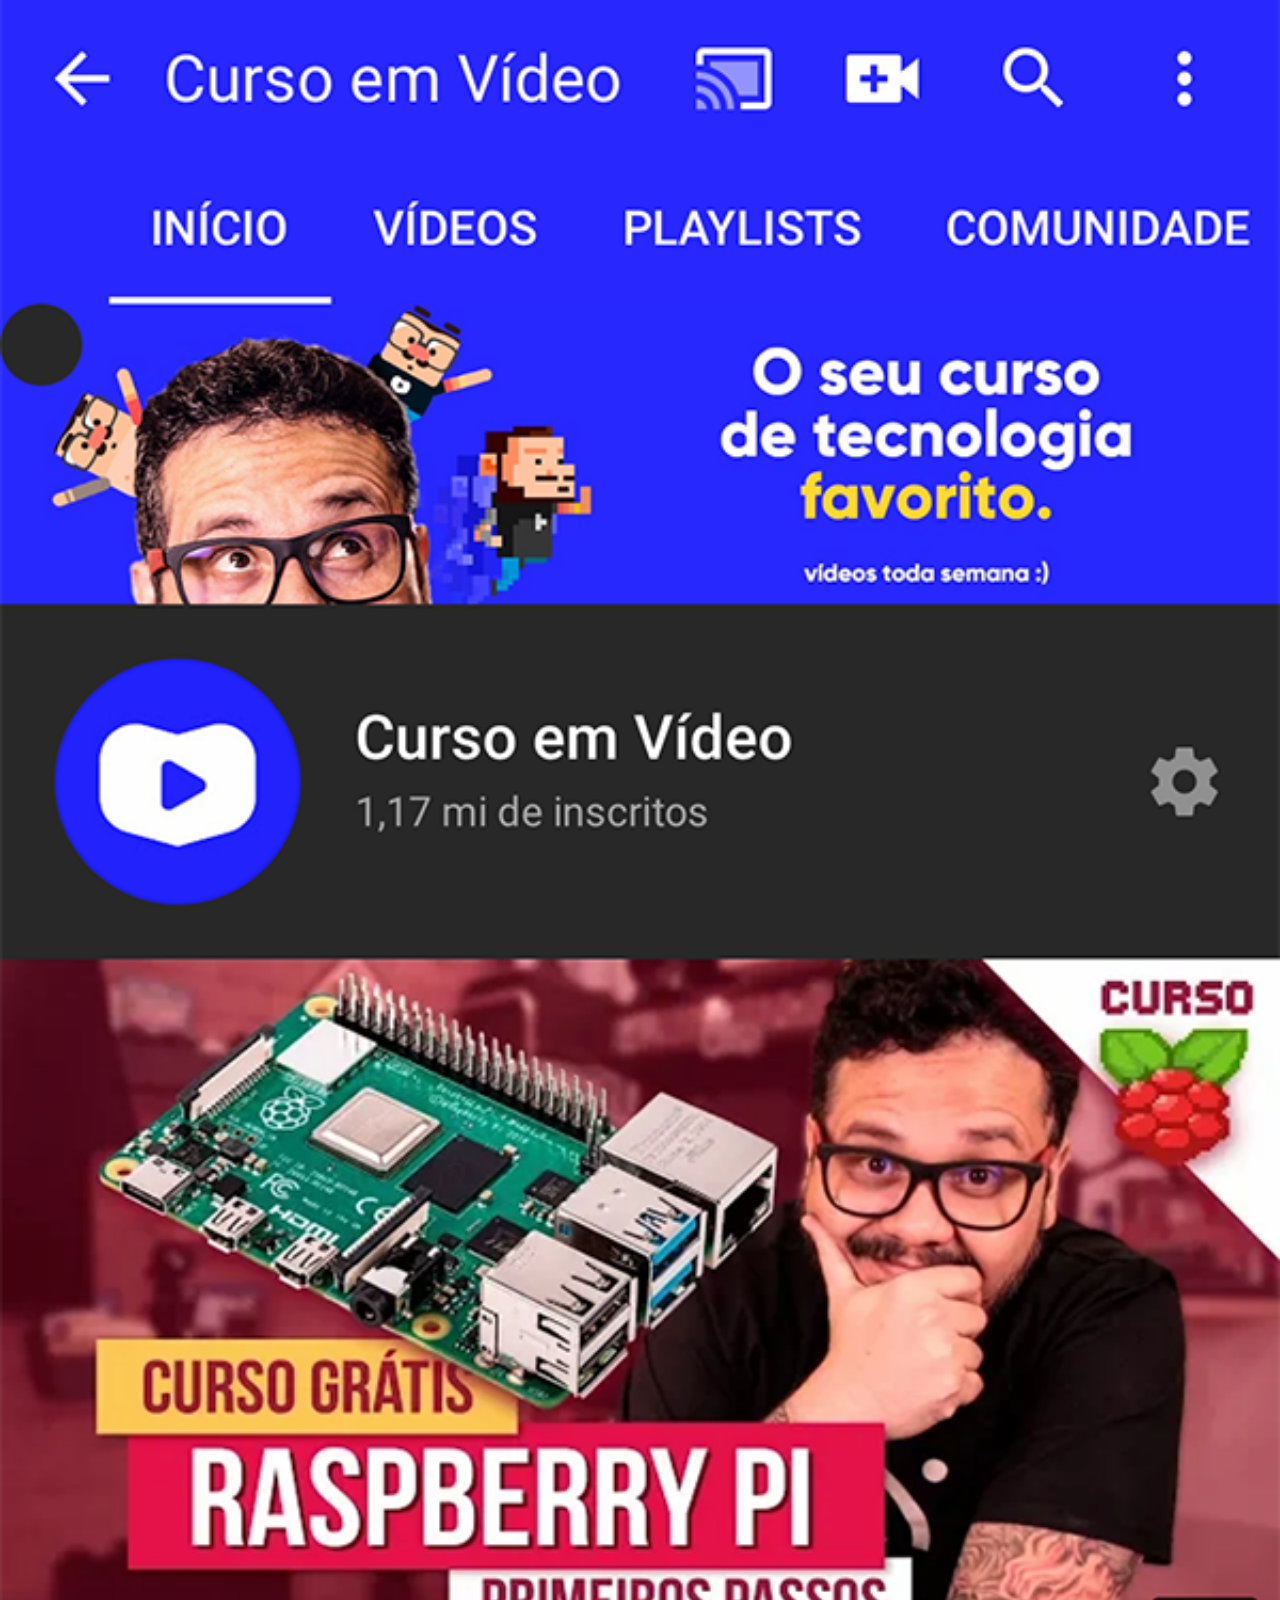
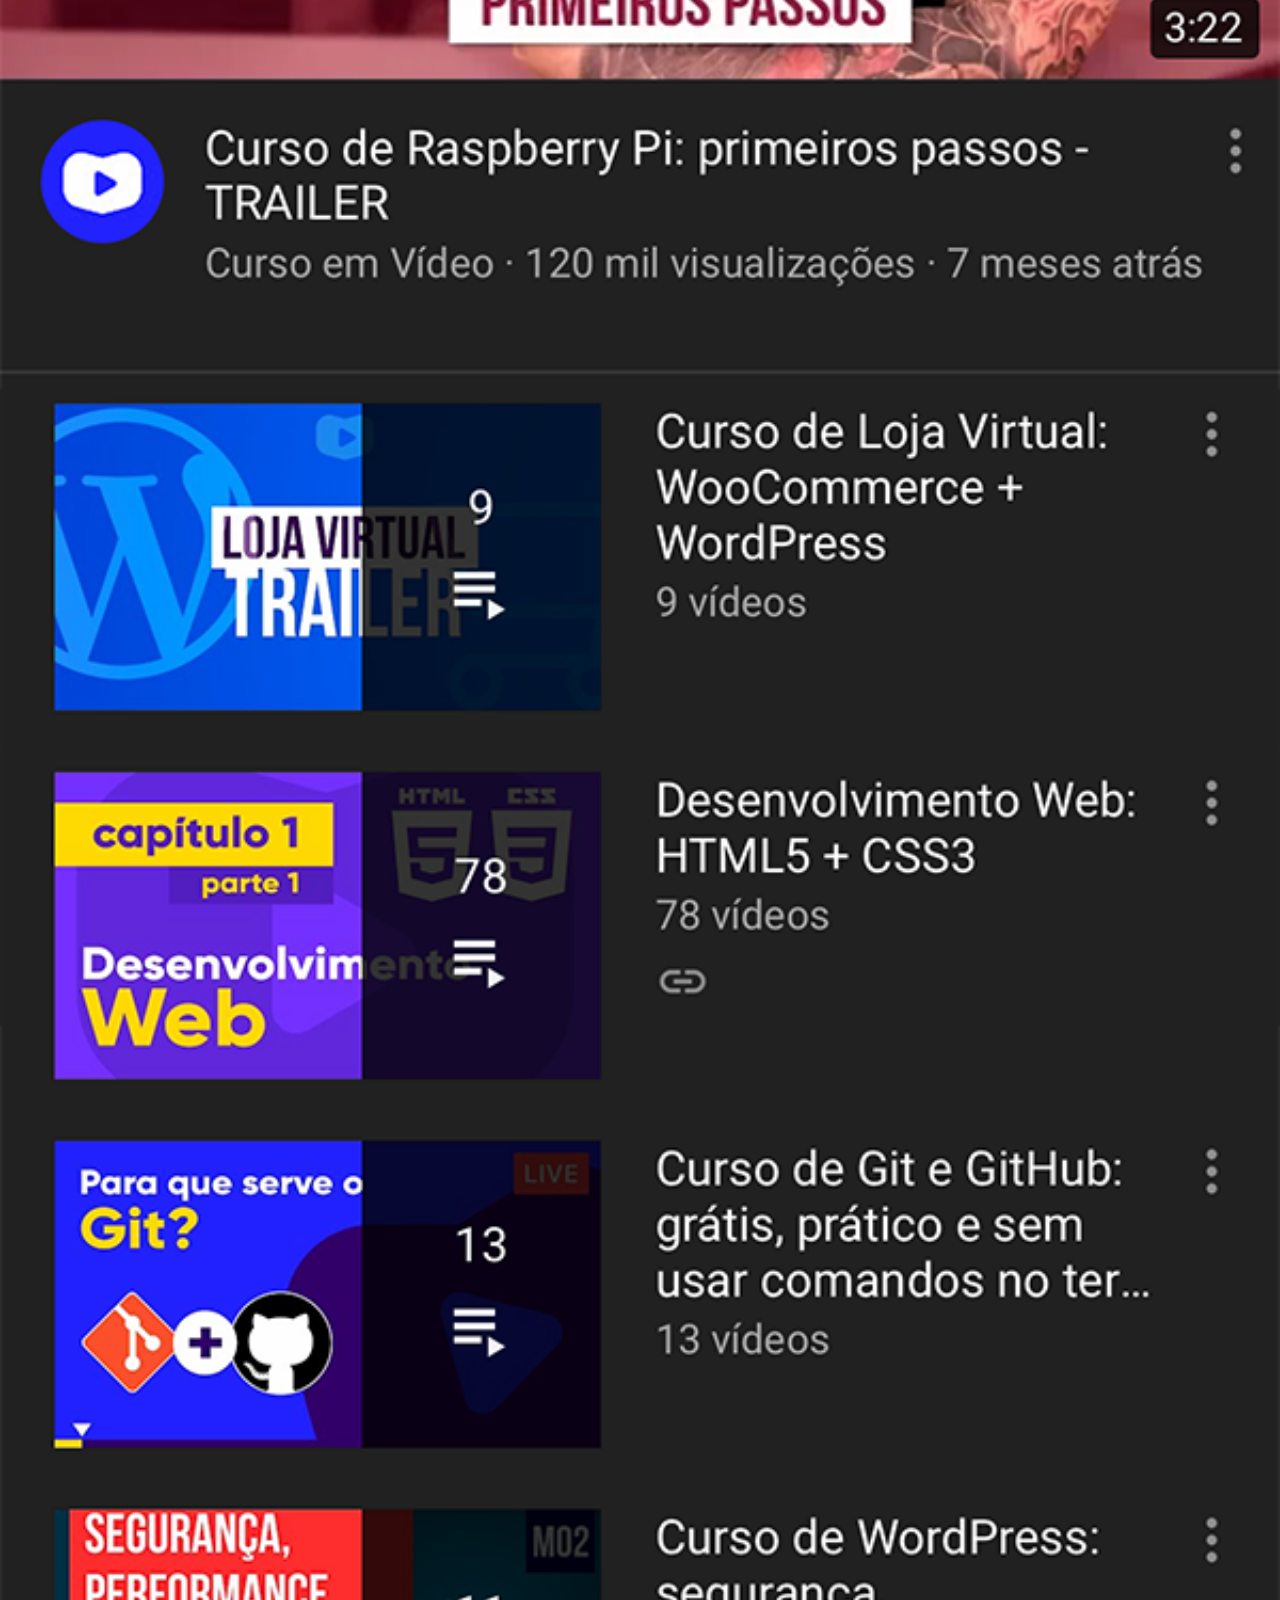
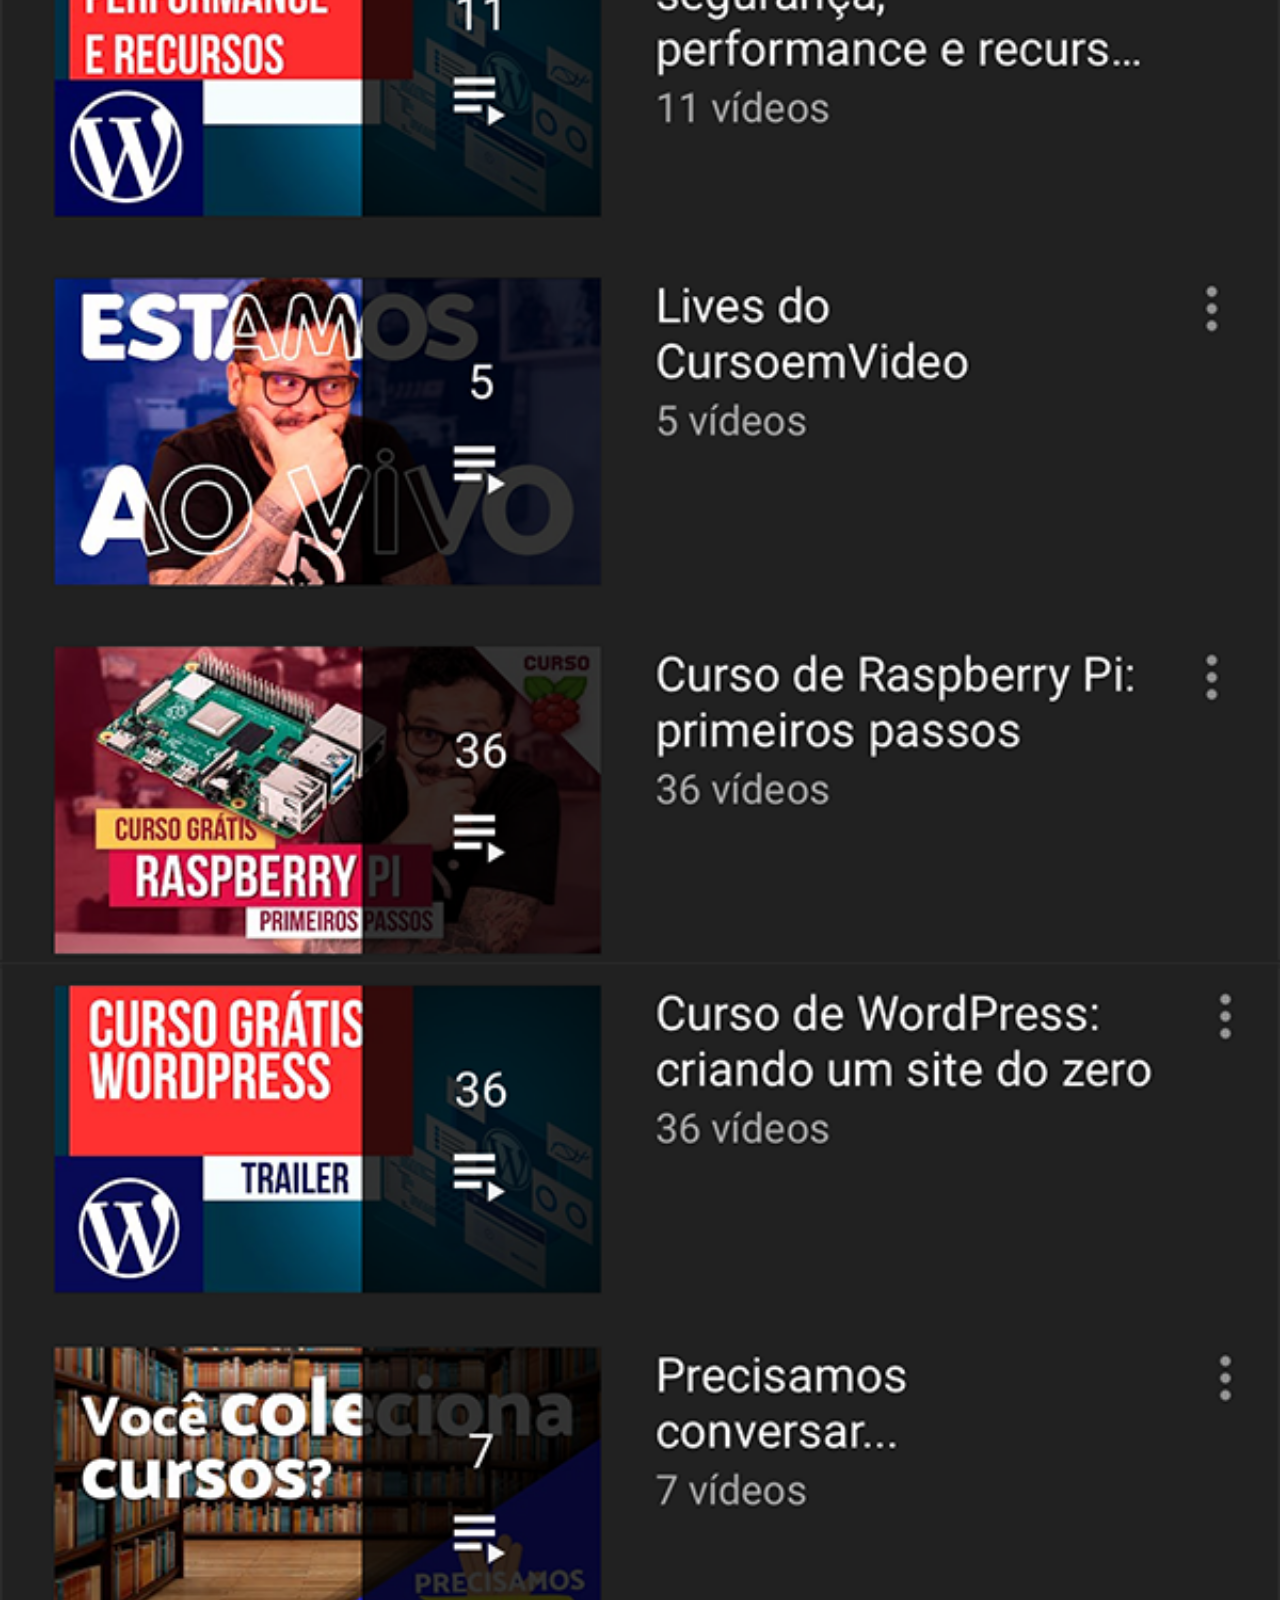
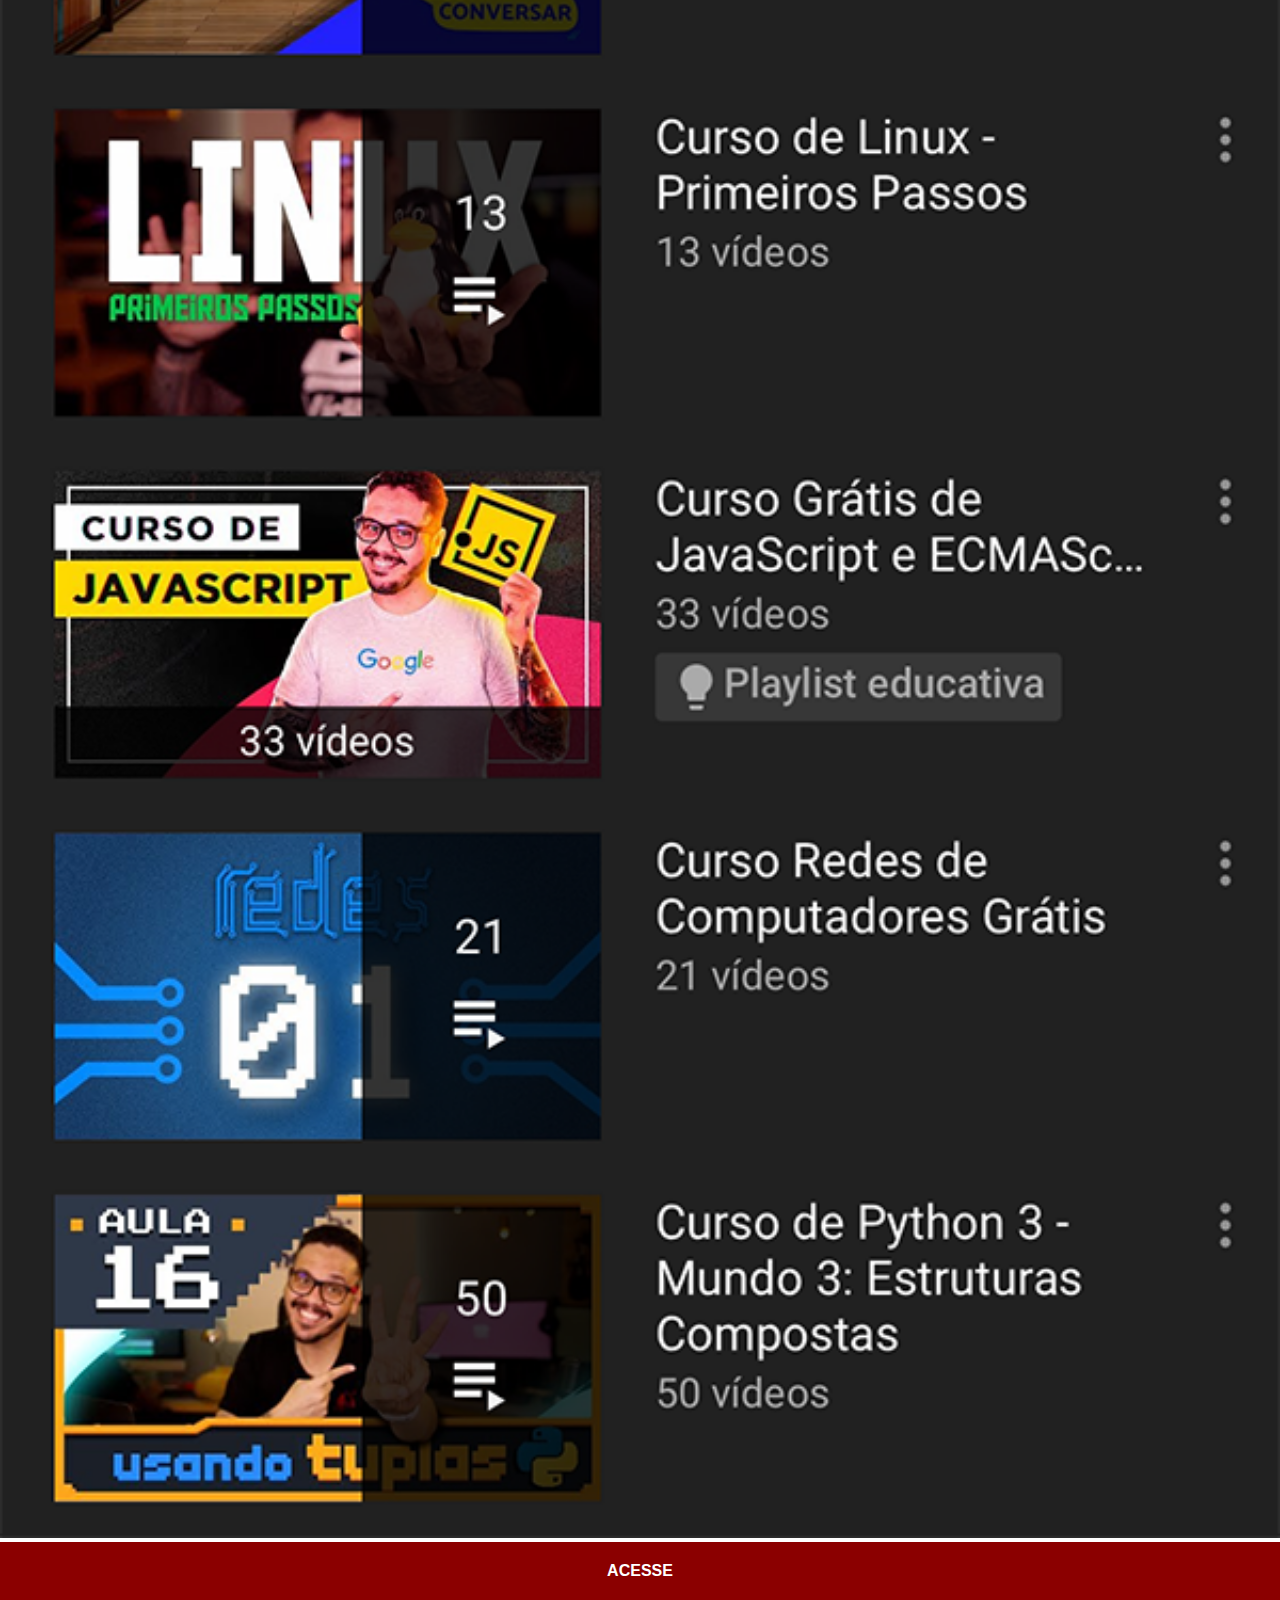
<file: projeto-social/youtube.html>
<!DOCTYPE html>
<html lang="pt-br">
<head>
    <meta charset="UTF-8">
    <meta name="viewport" content="width=device-width, initial-scale=1.0">
    <title>Youtube</title>
    <link rel="stylesheet" href="css/social.css">
</head>
<body>
    <img src="imagens/tela-youtube.png" alt="tela-youtube">
    <a href="https://www.youtube.com/user/cursoemvideo/playlists" target="_blank">ACESSE</a>
</body>
</html>
</file>
<file: android/css/style.css>
@charset "UTF-8";

@import url('https://fonts.googleapis.com/css2?family=Bebas+Neue&display=swap');

@font-face {
    font-family: 'Android';
    src: url('../fontes/idroid.otf') format('opentype');
    font-weight: normal;
}

:root {
    --cor0: #ebe5c5;
    --cor1: #83e1ad;
    --cor2: #3ddc84;
    --cor3: #2fa866;
    --cor4: #1a5c37;
    --cor5: #063d1e;

    --fonte-padrao: Arial, Verdana, Helvetica, sans-serif;
    --fonte-destaque: "Bebas Neue", sans-serif;
    --fonte-android: 'Android', cursive;
}

* {
    margin: 0px;
    padding: 0px;
}

body {
    background-color: var(--cor0);
    font-family: var(--fonte-padrao);
}

/* CABEÇALHO */
header {
    background-image: linear-gradient(to bottom, var(--cor3), var(--cor5));
    min-height: 150px;
    text-align: center;
    padding-top: 40px;
}

header > h1 {
    color: white;
    font-family: var(--fonte-destaque);
    font-size: 3em;
    font-weight: normal;
    margin-bottom: 20px;
    text-shadow: 2px 2px 0px rgba(0, 0, 0, 0.267);
}

header > p {
    color: white;
    font-family: var(--fonte-padrao);
    font-size: 1.2em;
    max-width: 500px;
    margin: auto;
    padding-bottom: 50px;
    padding-right: 10px;
    padding-left: 10px;
    text-shadow: 2px 2px 0px rgba(0, 0, 0, 0.315);
}

/* NAVBAR */
nav {
    background-color: var(--cor5);
    padding: 10px;
    box-shadow: 0px 7px 7px rgba(0, 0, 0, 0.192);
}

nav > a {
    color: white;
    padding: 10px;
    border-radius: 5px;
    text-decoration: none;
    font-weight: bold;
    transition-duration: .3s;
}

nav > a:hover {
    background-color: var(--cor3);
    color: var(--cor5);
}

/* CORPO PRINCIPAL */
main {
    background-color: white;
    min-width: 300px;
    max-width: 1000px;
    margin: auto;
    margin-bottom: 30px;
    padding: 20px;
    box-shadow: 0px 0px 10px rgba(0, 0, 0, 0.5);
    border-radius: 0px 0px 10px 10px;
}

main h1 {
    color: var(--cor5);
    font-family: var(--fonte-android);
}

main h2 {
    font-family: var(--fonte-android);
    font-weight: normal;
    font-size: 1.3em;
    text-indent: 8px;
    color: var(--cor4);
    background-image: linear-gradient(to right, var(--cor1), transparent);
}

main p {
    margin: 15px 0px;
    text-align: justify;
    text-indent: 30px;
    font-size: 1em;
    line-height: 1.2em;
}

main strong {
    color: var(--cor4);
    font-weight: bold;
    padding: 2px 6px;
}

main a {
    text-decoration: none;
    font-weight: bold;
    color: var(--cor5);
    background-color: var(--cor1);
    padding: 2px 6px;
}

main a:hover {
    color: var(--cor4);
    text-decoration: underline;
}

main img {
    width: 100%;
}

main img.pequena {
    max-width: 300px;
    display: block;
    margin: auto;
}

.externo::after {
    content: '\1F517';
}

main .video {
    background-color: var(--cor5);
    margin: 0px -20px 30px -20px;
    padding: 20px;
    padding-bottom: 56.5%;
    position: relative;
}

.video iframe {
    position: absolute;
    top: 5%;
    left: 5%;
    width: 90%;
    height: 90%;
}

/* CONTEUDO PERIFÉRICO (ASIDE) */
aside {
    background-color: var(--cor1);
    padding: 10px;
    border-radius: 10px;
    box-shadow: 3px 3px 8px rgba(0, 0, 0, 0.281);
}

aside > h3 {
    background-color: var(--cor4);
    color: white;
    padding: 10px;
    margin: -10px -10px 0px -10px;  /* Margem negativa cresce a margem  */
    border-radius: 10px 10px 0px 0px;
}

aside > ul {
    list-style-type: '\2714\00A0\00A0';
    list-style-position: inside;
    columns: 2;
}

/* RODAPÉ */
footer {
    background-color: var(--cor5);
    color: white;
    text-align: center;
    font-size: .8em;
    padding: 5px;
    box-shadow: 0px 0px 7px rgba(0, 0, 0, 0.308);
}

footer a {
    color: white;
    font-weight: bolder;
    text-decoration: none;
}

footer a:hover {
    text-decoration: underline;
    color: var(--cor1);
}
</file>
<file: media-query/estilos/style.css>
@charset "UTF-8";

/* Configuração Mobile */
* {
    padding: 0px;
    margin: 0px;

    font-family: Arial, Helvetica, sans-serif;
}

body, html {
    background-color: lightgray;
}

header {
    background-color: rgb(148, 148, 148);
}

header h1 {
    padding: 10px;
    text-align: center;
}

span#menu {
    background-color: rgb(48, 48, 48);
    display: block;
    color: white;
    text-align: center;
    padding: 10px;
    cursor: pointer;
}

span#menu:hover {
    background-color: white;
    color: black;
}

menu {
    display: none;
}

menu a {
    text-decoration: none;
    color: white;
    background-color: rgb(87, 87, 87);
    padding: 10px;
    display: block;
    text-align: center;
    border-top: 1px solid gray;
}

menu a:hover {
    background-color: gray;
}

main {
    background-color: white;
    width: 90vw;
    margin: auto;
    margin-top: 10px;
    margin-bottom: 10px;
    border-radius: 10px;
    box-shadow: 0px 0px 3px rgba(0, 0, 0, 0.267);
}

main article {
    padding: 10px;
}

main > article > h2 {
    padding-bottom: 10px;
}

main > article > p {
    text-indent: 20px;
    margin-bottom: 20px;
    text-align: justify;
}
</file>
<file: media-query/estilos/media-queries.css>
@charset "UTF-8";

@media screen and (min-width:768px){
    span#menu {
        display: none;
    }

    menu#itens {
        display: block;
    }

    menu > ul > li {
        display: inline-block;
    }

    main {
        width: 800px;
    }
}
</file>
<file: projeto-social/css/social.css>
@charset "UTF-8";

* {
        margin: 0;
        padding: 0;
        font-family: Arial, Helvetica, sans-serif;
    }

    ::-webkit-scrollbar {
        width: 0;
        height: 0;
    }

    img {
        width: 100vw;
    }

    a {
        display: block;
        background-color: darkred;
        color: white;
        padding: 20px;
        text-align: center;
        font-weight: bolder;
        text-decoration: none;
    }

    a:hover {
        background-color: red;
    }
</file>
